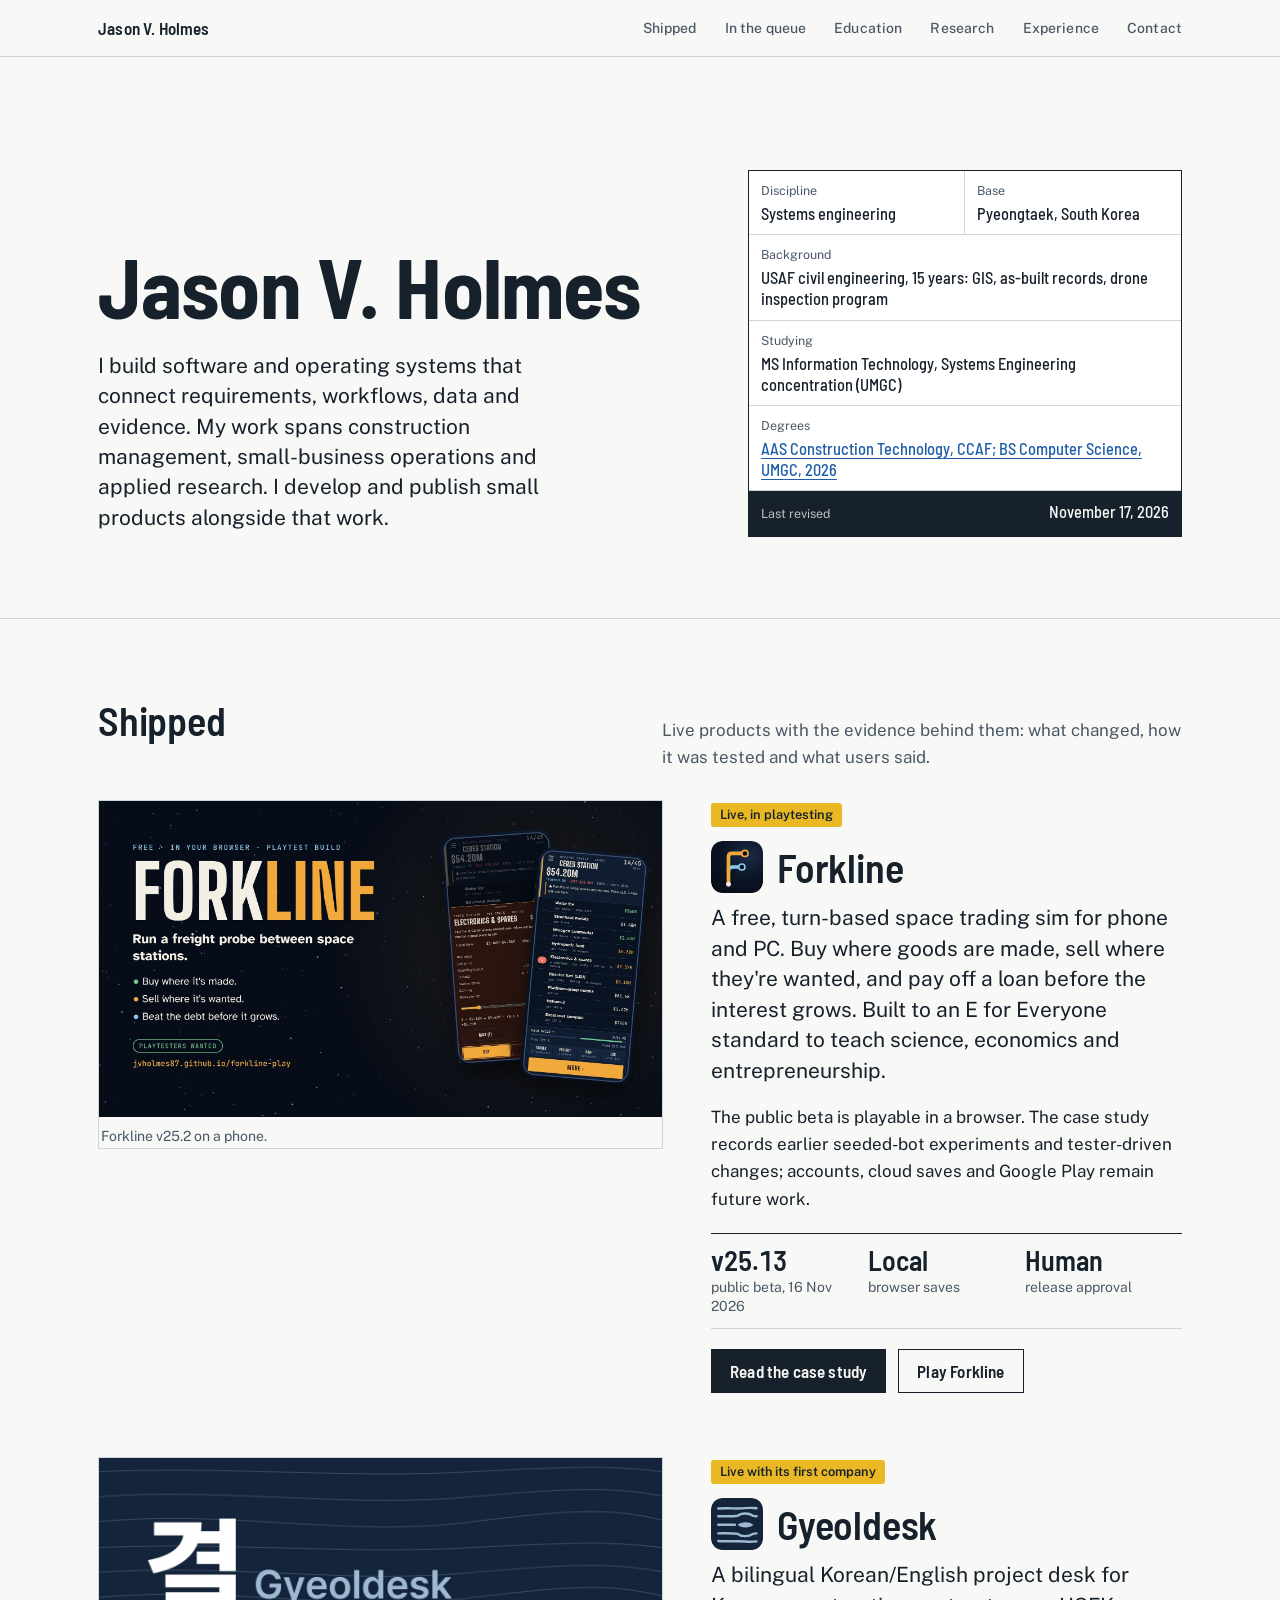
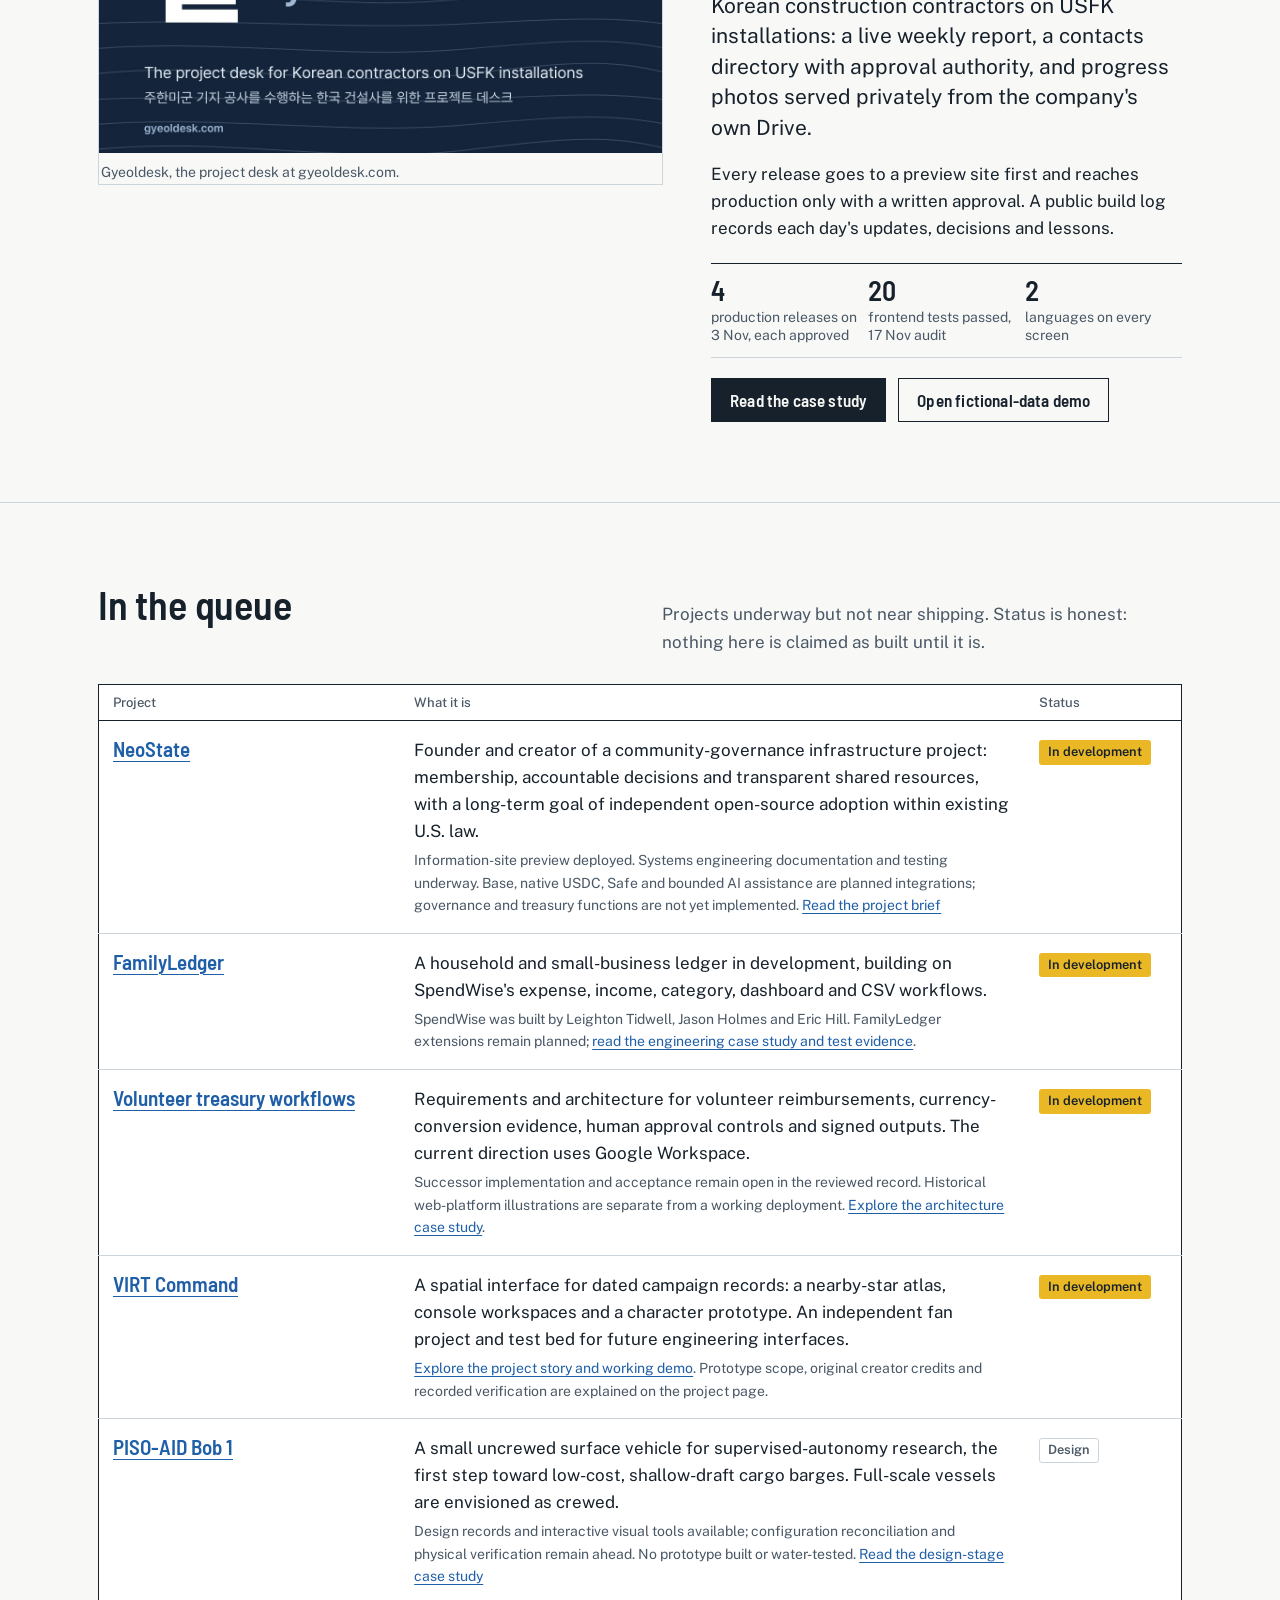
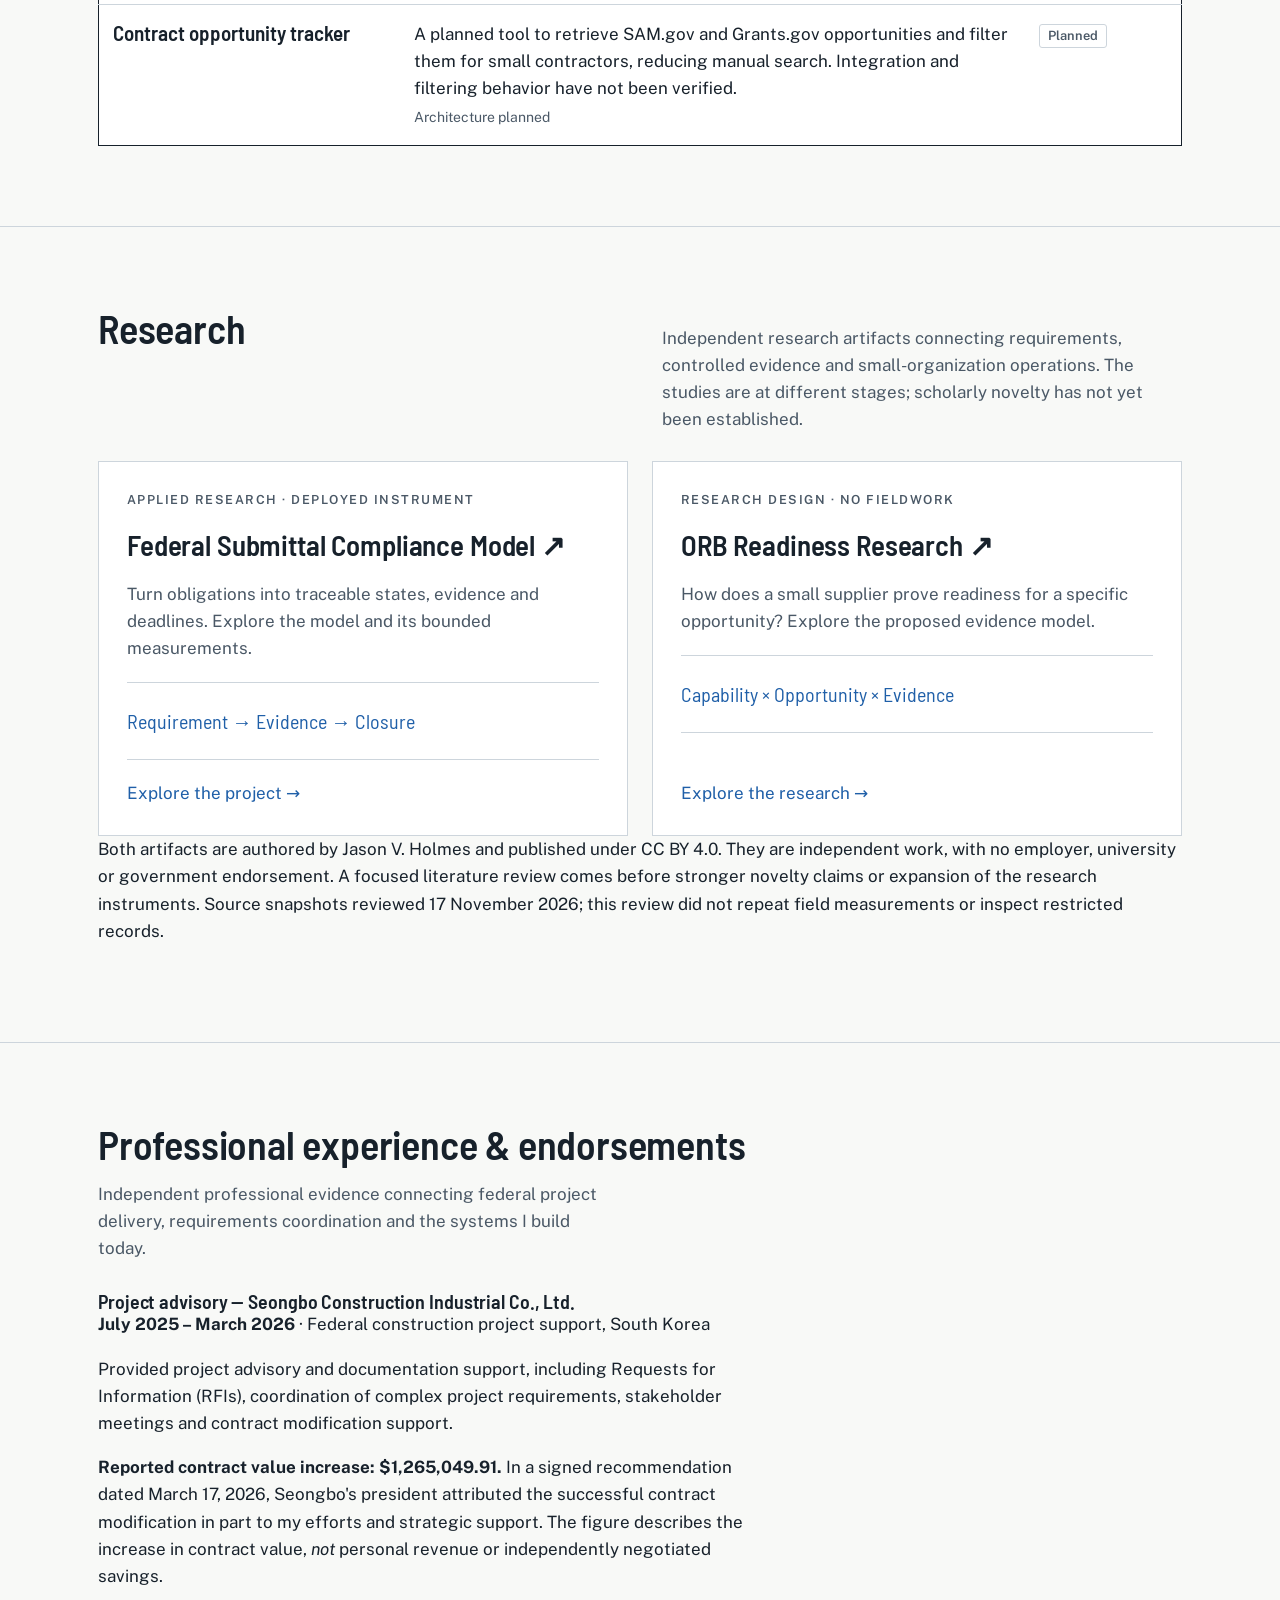
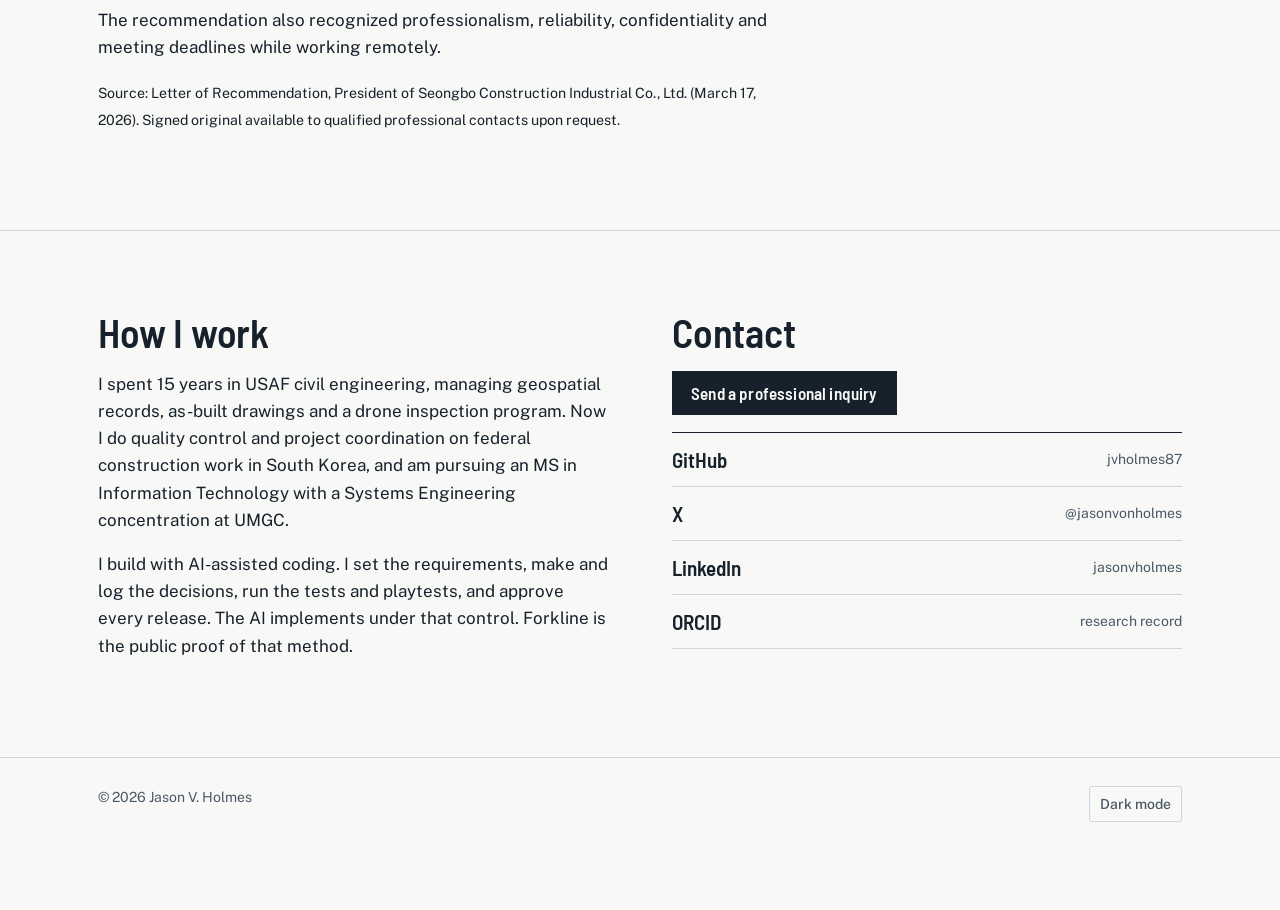
<file: index.html>
<!doctype html>
<html lang="en">
<head>
<script async src="https://caldera.social/t/1.js" integrity="sha384-UCnwKWu6Be2g87+ZI1+h367D6yOXEuXFQL2U2Z7PuSoH3oSCsu/cmZMbj4s70JlC" crossorigin="anonymous" data-site="eaac5b5e790b887f"></script>
<meta charset="utf-8">
<meta name="viewport" content="width=device-width, initial-scale=1">
<title>Jason V. Holmes</title>
<meta name="description" content="Systems engineer and USAF civil engineering veteran. I design AI-assisted operating systems for small federal contractors and ship small products to prove the method.">
<link rel="canonical" href="https://jasonvholmes.com/">
<meta property="og:type" content="website">
<meta property="og:site_name" content="Jason V. Holmes">
<meta property="og:url" content="https://jasonvholmes.com/">
<meta property="og:title" content="Jason V. Holmes | Systems Engineering, Software & Research">
<meta property="og:description" content="USAF civil engineering veteran and computer science graduate building software, systems engineering tools and applied research projects. Explore shipped work, technical evidence and current projects.">
<meta property="og:image" content="https://avatars.githubusercontent.com/u/147929460?v=4">
<meta property="og:image:alt" content="GitHub profile image of Jason V. Holmes">
<meta name="twitter:card" content="summary">
<meta name="twitter:creator" content="@jasonvonholmes">
<meta name="twitter:title" content="Jason V. Holmes | Systems Engineering, Software & Research">
<meta name="twitter:description" content="From Air Force civil engineering to AI-assisted software, systems engineering and applied research. Explore my work and technical portfolio.">
<meta name="twitter:image" content="https://avatars.githubusercontent.com/u/147929460?v=4">
<meta name="twitter:image:alt" content="GitHub profile image of Jason V. Holmes">
<link rel="preconnect" href="https://fonts.googleapis.com">
<link rel="preconnect" href="https://fonts.gstatic.com" crossorigin>
<link href="https://fonts.googleapis.com/css2?family=Barlow+Semi+Condensed:wght@500;600;700&family=Public+Sans:wght@400;500;600&display=swap" rel="stylesheet">
<link rel="stylesheet" href="css/site.css">
<link rel="stylesheet" href="css/project-stories.css">
<script src="js/theme.js"></script>
<script src="js/top.js" defer></script>
</head>
<body>
<a class="skip" href="#main">Skip to content</a>
<header class="bar">
  <div class="wrap">
    <a href="./">Jason V. Holmes</a>
    <nav aria-label="Sections">
      <a href="#shipped">Shipped</a>
      <a href="#queue">In the queue</a>
      <a href="education/">Education</a>
      <a href="#research">Research</a>
      <a href="#experience">Experience</a>
      <a href="contact/">Contact</a>
    </nav>
  </div>
</header>

<main id="main">
  <div class="wrap hero">
    <div>
      <h1>Jason V. Holmes</h1>
      <p class="lede">I build software and operating systems that connect requirements, workflows, data and evidence. My work spans construction management, small-business operations and applied research. I develop and publish small products alongside that work.</p>
    </div>
    <dl class="tb" aria-label="At a glance">
      <div><dt>Discipline</dt><dd>Systems engineering</dd></div>
      <div><dt>Base</dt><dd>Pyeongtaek, South Korea</dd></div>
      <div class="full"><dt>Background</dt><dd>USAF civil engineering, 15 years: GIS, as-built records, drone inspection program</dd></div>
      <div class="full"><dt>Studying</dt><dd>MS Information Technology, Systems Engineering concentration (UMGC)</dd></div>
      <div class="full"><dt>Degrees</dt><dd><a href="education/">AAS Construction Technology, CCAF; BS Computer Science, UMGC, 2026</a></dd></div>
      <div class="full sheet"><dt>Last revised</dt><dd>November 17, 2026</dd></div>
    </dl>
  </div>

  <section id="shipped">
    <div class="wrap">
      <div class="sec-head">
        <h2>Shipped</h2>
        <p>Live products with the evidence behind them: what changed, how it was tested and what users said.</p>
      </div>
      <div class="feature">
        <figure>
          <img src="assets/forkline/hero.jpg" width="2000" height="1125" alt="Forkline title card with two phone screenshots of the market screen during a Ceres shortage">
          <figcaption>Forkline v25.2 on a phone.</figcaption>
        </figure>
        <div>
          <span class="status">Live, in playtesting</span>
          <h3 class="titled"><img src="assets/forkline/icon.svg" width="52" height="52" alt="">Forkline</h3>
          <p class="what">A free, turn-based space trading sim for phone and PC. Buy where goods are made, sell where they're wanted, and pay off a loan before the interest grows. Built to an E for Everyone standard to teach science, economics and entrepreneurship.</p>
          <p>The public beta is playable in a browser. The case study records earlier seeded-bot experiments and tester-driven changes; accounts, cloud saves and Google Play remain future work.</p>
          <div class="facts">
            <div><b>v25.13</b><span>public beta, 16 Nov 2026</span></div>
            <div><b>Local</b><span>browser saves</span></div>
            <div><b>Human</b><span>release approval</span></div>
          </div>
          <div class="actions">
            <a class="btn primary" href="forkline/">Read the case study</a>
            <a class="btn" href="https://playforkline.com/">Play Forkline</a>
          </div>
        </div>
      </div>
      <div class="feature" style="margin-top:clamp(36px,5vw,64px)">
        <figure>
          <img src="assets/gyeoldesk/hero.jpg" width="1200" height="630" loading="lazy" alt="Gyeoldesk title card: the Korean character 결 and the word Gyeoldesk, with the line The project desk for Korean contractors on USFK installations">
          <figcaption>Gyeoldesk, the project desk at gyeoldesk.com.</figcaption>
        </figure>
        <div>
          <span class="status">Live with its first company</span>
          <h3 class="titled"><img src="assets/gyeoldesk/icon.svg" width="52" height="52" alt="">Gyeoldesk</h3>
          <p class="what">A bilingual Korean/English project desk for Korean construction contractors on USFK installations: a live weekly report, a contacts directory with approval authority, and progress photos served privately from the company's own Drive.</p>
          <p>Every release goes to a preview site first and reaches production only with a written approval. A public build log records each day's updates, decisions and lessons.</p>
          <div class="facts">
            <div><b>4</b><span>production releases on 3 Nov, each approved</span></div>
            <div><b>20</b><span>frontend tests passed, 17 Nov audit</span></div>
            <div><b>2</b><span>languages on every screen</span></div>
          </div>
          <div class="actions">
            <a class="btn primary" href="gyeoldesk/">Read the case study</a>
            <a class="btn" href="https://gyeoldesk.com/demo/">Open fictional-data demo</a>
          </div>
        </div>
      </div>
    </div>
  </section>

  <section id="queue">
    <div class="wrap">
      <div class="sec-head">
        <h2>In the queue</h2>
        <p>Projects underway but not near shipping. Status is honest: nothing here is claimed as built until it is.</p>
      </div>
      <table class="rev">
        <thead><tr><th scope="col">Project</th><th scope="col">What it is</th><th scope="col">Status</th></tr></thead>
        <tbody>
          <tr>
            <td class="name"><a href="neostate-project/">NeoState</a></td>
            <td class="desc">Founder and creator of a community-governance infrastructure project: membership, accountable decisions and transparent shared resources, with a long-term goal of independent open-source adoption within existing U.S. law.<small>Information-site preview deployed. Systems engineering documentation and testing underway. Base, native USDC, Safe and bounded AI assistance are planned integrations; governance and treasury functions are not yet implemented. <a href="neostate-project/">Read the project brief</a></small></td>
            <td><span class="status">In development</span></td>
          </tr>

          <tr>
            <td class="name"><a href="familyledger/">FamilyLedger</a></td>
            <td class="desc">A household and small-business ledger in development, building on SpendWise's expense, income, category, dashboard and CSV workflows.<small>SpendWise was built by Leighton Tidwell, Jason Holmes and Eric Hill. FamilyLedger extensions remain planned; <a href="familyledger/">read the engineering case study and test evidence</a>.</small></td>
            <td><span class="status">In development</span></td>
          </tr>
          <tr>
            <td class="name"><a href="treasury/">Volunteer treasury workflows</a></td>
            <td class="desc">Requirements and architecture for volunteer reimbursements, currency-conversion evidence, human approval controls and signed outputs. The current direction uses Google Workspace.<small>Successor implementation and acceptance remain open in the reviewed record. Historical web-platform illustrations are separate from a working deployment. <a href="treasury/">Explore the architecture case study</a>.</small></td>
            <td><span class="status">In development</span></td>
          </tr>
          <tr>
            <td class="name"><a href="virt/">VIRT Command</a></td>
            <td class="desc">A spatial interface for dated campaign records: a nearby-star atlas, console workspaces and a character prototype. An independent fan project and test bed for future engineering interfaces.<small><a href="virt/">Explore the project story and working demo</a>. Prototype scope, original creator credits and recorded verification are explained on the project page.</small></td>
            <td><span class="status">In development</span></td>
          </tr>
          <tr>
            <td class="name"><a href="bob1/">PISO-AID Bob 1</a></td>
            <td class="desc">A small uncrewed surface vehicle for supervised-autonomy research, the first step toward low-cost, shallow-draft cargo barges. Full-scale vessels are envisioned as crewed.<small>Design records and interactive visual tools available; configuration reconciliation and physical verification remain ahead. No prototype built or water-tested. <a href="bob1/">Read the design-stage case study</a></small></td>
            <td><span class="status plain">Design</span></td>
          </tr>
          <tr>
            <td class="name">Contract opportunity tracker</td>
            <td class="desc">A planned tool to retrieve SAM.gov and Grants.gov opportunities and filter them for small contractors, reducing manual search. Integration and filtering behavior have not been verified.<small>Architecture planned</small></td>
            <td><span class="status plain">Planned</span></td>
          </tr>
        </tbody>
      </table>
    </div>
  </section>

  <section id="research">
    <div class="wrap">
      <div class="sec-head">
        <h2>Research</h2>
        <p>Independent research artifacts connecting requirements, controlled evidence and small-organization operations. The studies are at different stages; scholarly novelty has not yet been established.</p>
      </div>
      <div class="research-projects">
        <a class="research-project" href="federal-submittal/"><span class="project-kicker">Applied research · Deployed instrument</span><h3>Federal Submittal Compliance Model <span aria-hidden="true">↗</span></h3><p>Turn obligations into traceable states, evidence and deadlines. Explore the model and its bounded measurements.</p><span class="project-preview" aria-hidden="true">Requirement → Evidence → Closure</span><span>Explore the project →</span></a>
        <a class="research-project" href="orb-readiness/"><span class="project-kicker">Research design · No fieldwork</span><h3>ORB Readiness Research <span aria-hidden="true">↗</span></h3><p>How does a small supplier prove readiness for a specific opportunity? Explore the proposed evidence model.</p><span class="project-preview" aria-hidden="true">Capability × Opportunity × Evidence</span><span>Explore the research →</span></a>
      </div>
      <p>Both artifacts are authored by Jason V. Holmes and published under CC BY 4.0. They are independent work, with no employer, university or government endorsement. A focused literature review comes before stronger novelty claims or expansion of the research instruments. Source snapshots reviewed 17 November 2026; this review did not repeat field measurements or inspect restricted records.</p>
    </div>
  </section>

  <section id="experience">
    <div class="wrap">
      <div class="sec-head">
        <h2>Professional experience &amp; endorsements</h2>
        <p>Independent professional evidence connecting federal project delivery, requirements coordination and the systems I build today.</p>
      </div>
      <div class="prose">
        <h3>Project advisory — Seongbo Construction Industrial Co., Ltd.</h3>
        <p><strong>July 2025 – March 2026</strong> · Federal construction project support, South Korea</p>
        <p>Provided project advisory and documentation support, including Requests for Information (RFIs), coordination of complex project requirements, stakeholder meetings and contract modification support.</p>
        <p><strong>Reported contract value increase: $1,265,049.91.</strong> In a signed recommendation dated March 17, 2026, Seongbo's president attributed the successful contract modification in part to my efforts and strategic support. The figure describes the increase in contract value, <em>not</em> personal revenue or independently negotiated savings.</p>
        <p>The recommendation also recognized professionalism, reliability, confidentiality and meeting deadlines while working remotely.</p>
        <p><small>Source: Letter of Recommendation, President of Seongbo Construction Industrial Co., Ltd. (March 17, 2026). Signed original available to qualified professional contacts upon request.</small></p>
      </div>
    </div>
  </section>

  <section id="contact">
    <div class="wrap two">
      <div class="prose">
        <h2>How I work</h2>
        <p>I spent 15 years in USAF civil engineering, managing geospatial records, as-built drawings and a drone inspection program. Now I do quality control and project coordination on federal construction work in South Korea, and am pursuing an MS in Information Technology with a Systems Engineering concentration at UMGC.</p>
        <p>I build with AI-assisted coding. I set the requirements, make and log the decisions, run the tests and playtests, and approve every release. The AI implements under that control. Forkline is the public proof of that method.</p>
      </div>
      <div>
        <h2 class="visually-h" style="font-size:var(--step-3);margin-bottom:18px">Contact</h2>
        <p><a class="btn primary" href="contact/">Send a professional inquiry</a></p>
        <ul class="links">
          <li><a href="https://github.com/jvholmes87">GitHub <span>jvholmes87</span></a></li>
          <li><a href="https://x.com/jasonvonholmes">X <span>@jasonvonholmes</span></a></li>
          <li><a href="https://www.linkedin.com/in/jasonvholmes/">LinkedIn <span>jasonvholmes</span></a></li>
          <li><a href="https://orcid.org/0009-0007-2898-8478">ORCID <span>research record</span></a></li>
        </ul>
      </div>
    </div>
  </section>
</main>

<footer>
  <div class="wrap">
    <span>© 2026 Jason V. Holmes</span>
    <button class="theme-btn" type="button">Dark mode</button>
  </div>
</footer>
</body>
</html>
</file>
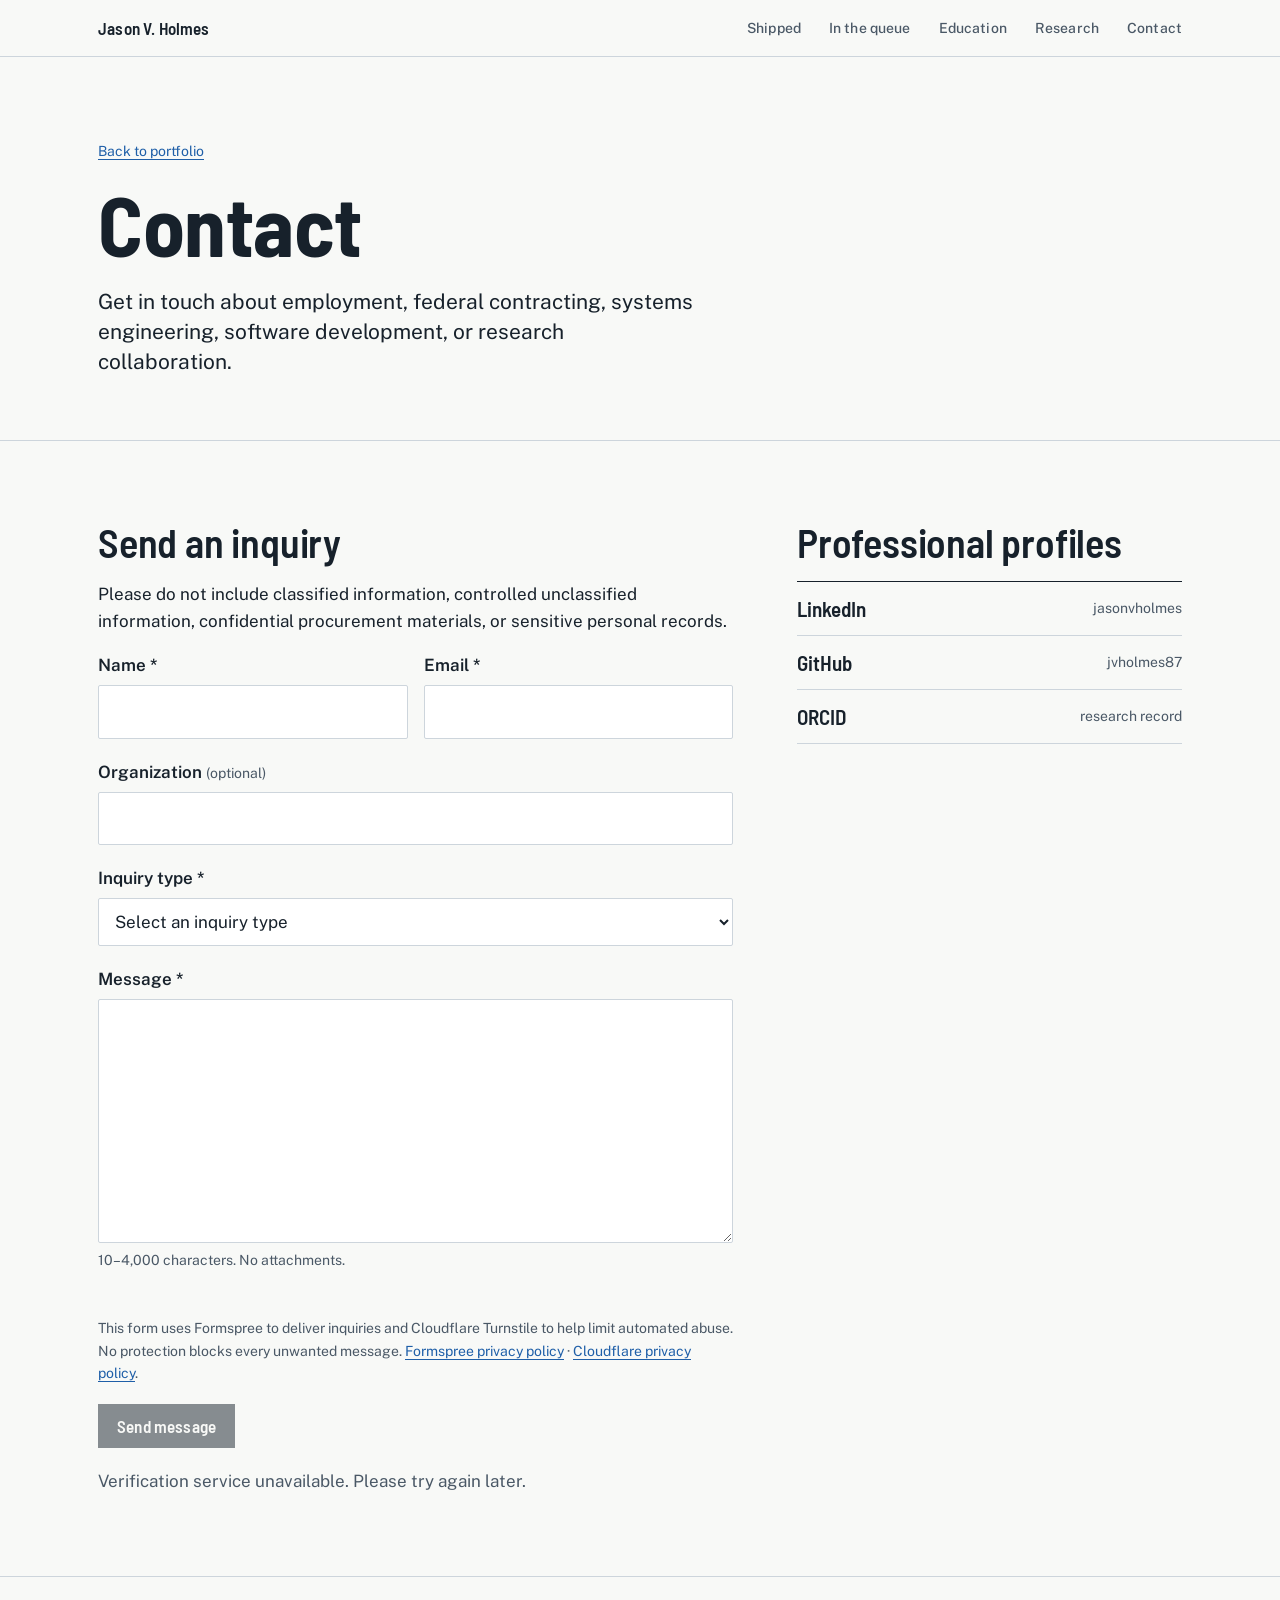
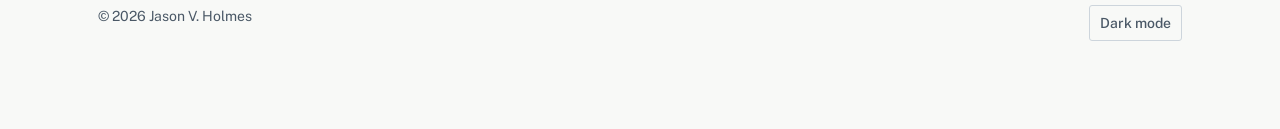
<file: contact/index.html>
<!doctype html>
<html lang="en">
<head>
<script async src="https://caldera.social/t/1.js" integrity="sha384-UCnwKWu6Be2g87+ZI1+h367D6yOXEuXFQL2U2Z7PuSoH3oSCsu/cmZMbj4s70JlC" crossorigin="anonymous" data-site="eaac5b5e790b887f"></script>
<meta charset="utf-8">
<meta name="viewport" content="width=device-width, initial-scale=1">
<title>Contact | Jason V. Holmes</title>
<link rel="canonical" href="https://jasonvholmes.com/contact/">
<meta property="og:type" content="website">
<meta property="og:site_name" content="Jason V. Holmes">
<meta property="og:url" content="https://jasonvholmes.com/contact/">
<meta property="og:title" content="Contact | Jason V. Holmes">
<meta property="og:description" content="Contact Jason V. Holmes about systems engineering, software development, federal contracting and research collaboration.">
<meta property="og:image" content="https://avatars.githubusercontent.com/u/147929460?v=4">
<meta property="og:image:alt" content="GitHub profile image of Jason V. Holmes">
<meta name="twitter:card" content="summary">
<meta name="twitter:creator" content="@jasonvonholmes">
<meta name="twitter:title" content="Contact | Jason V. Holmes">
<meta name="twitter:description" content="Contact Jason V. Holmes about systems engineering, software development, federal contracting and research collaboration.">
<meta name="twitter:image" content="https://avatars.githubusercontent.com/u/147929460?v=4">
<meta name="twitter:image:alt" content="GitHub profile image of Jason V. Holmes">
<meta name="description" content="Contact Jason V. Holmes about systems engineering, software development, federal contracting and research collaboration.">
<link rel="preconnect" href="https://fonts.googleapis.com">
<link rel="preconnect" href="https://fonts.gstatic.com" crossorigin>
<link href="https://fonts.googleapis.com/css2?family=Barlow+Semi+Condensed:wght@500;600;700&family=Public+Sans:wght@400;500;600&display=swap" rel="stylesheet">
<link rel="stylesheet" href="../css/site.css">
<script src="../js/theme.js"></script>
<script src="../js/top.js" defer></script>
<script src="config.js" defer></script>
<script src="form.js" defer></script>
</head>
<body>
<a class="skip" href="#main">Skip to content</a>
<header class="bar">
  <div class="wrap">
    <a href="../">Jason V. Holmes</a>
    <nav aria-label="Site">
      <a href="../#shipped">Shipped</a>
      <a href="../#queue">In the queue</a>
      <a href="../education/">Education</a>
      <a href="../#research">Research</a>
      <a href="./" aria-current="page">Contact</a>
    </nav>
  </div>
</header>
<main id="main">
  <div class="wrap cs-hero">
    <a class="crumb" href="../">Back to portfolio</a>
    <h1>Contact</h1>
    <p class="lede">Get in touch about employment, federal contracting, systems engineering, software development, or research collaboration.</p>
  </div>
  <section>
    <div class="wrap contact-layout">
      <div>
        <h2>Send an inquiry</h2>
        <p>Please do not include classified information, controlled unclassified information, confidential procurement materials, or sensitive personal records.</p>
        <form id="professional-contact" class="contact-form" method="POST" novalidate>
          <div class="contact-grid">
            <div>
              <label for="contact-name">Name <span aria-hidden="true">*</span></label>
              <input id="contact-name" name="name" type="text" autocomplete="name" maxlength="120" required>
            </div>
            <div>
              <label for="contact-email">Email <span aria-hidden="true">*</span></label>
              <input id="contact-email" name="email" type="email" autocomplete="email" maxlength="254" required>
            </div>
          </div>
          <div>
            <label for="contact-org">Organization <span class="optional">(optional)</span></label>
            <input id="contact-org" name="organization" type="text" autocomplete="organization" maxlength="150">
          </div>
          <div>
            <label for="contact-type">Inquiry type <span aria-hidden="true">*</span></label>
            <select id="contact-type" name="inquiry_type" required>
              <option value="">Select an inquiry type</option>
              <option value="Employment opportunity">Employment opportunity</option>
              <option value="Federal contracting">Federal contracting</option>
              <option value="Research collaboration">Research collaboration</option>
              <option value="General">General</option>
            </select>
          </div>
          <div>
            <label for="contact-message">Message <span aria-hidden="true">*</span></label>
            <textarea id="contact-message" name="message" rows="8" minlength="10" maxlength="4000" required></textarea>
            <p class="field-note">10–4,000 characters. No attachments.</p>
          </div>
          <div class="contact-honeypot" aria-hidden="true"><label for="contact-company-url">Leave this field blank</label><input id="contact-company-url" type="text" name="_gotcha" tabindex="-1" autocomplete="off"></div>
          <div id="turnstile-container" aria-label="Automated submission protection"></div>
          <p class="field-note">This form uses Formspree to deliver inquiries and Cloudflare Turnstile to help limit automated abuse. No protection blocks every unwanted message. <a href="https://formspree.io/legal/privacy-policy/">Formspree privacy policy</a> · <a href="https://www.cloudflare.com/privacypolicy/">Cloudflare privacy policy</a>.</p>
          <button class="btn primary" type="submit" id="contact-submit" disabled>Send message</button>
          <p id="contact-status" role="status" aria-live="polite">Contact form activation is pending.</p>
        </form>
      </div>
      <aside class="contact-aside">
        <h2>Professional profiles</h2>
        <ul class="links">
          <li><a href="https://www.linkedin.com/in/jasonvholmes/">LinkedIn <span>jasonvholmes</span></a></li>
          <li><a href="https://github.com/jvholmes87">GitHub <span>jvholmes87</span></a></li>
          <li><a href="https://orcid.org/0009-0007-2898-8478">ORCID <span>research record</span></a></li>
        </ul>
      </aside>
    </div>
  </section>
</main>
<footer><div class="wrap"><span>© 2026 Jason V. Holmes</span><button class="theme-btn" type="button">Dark mode</button></div></footer>
</body>
</html>
</file>
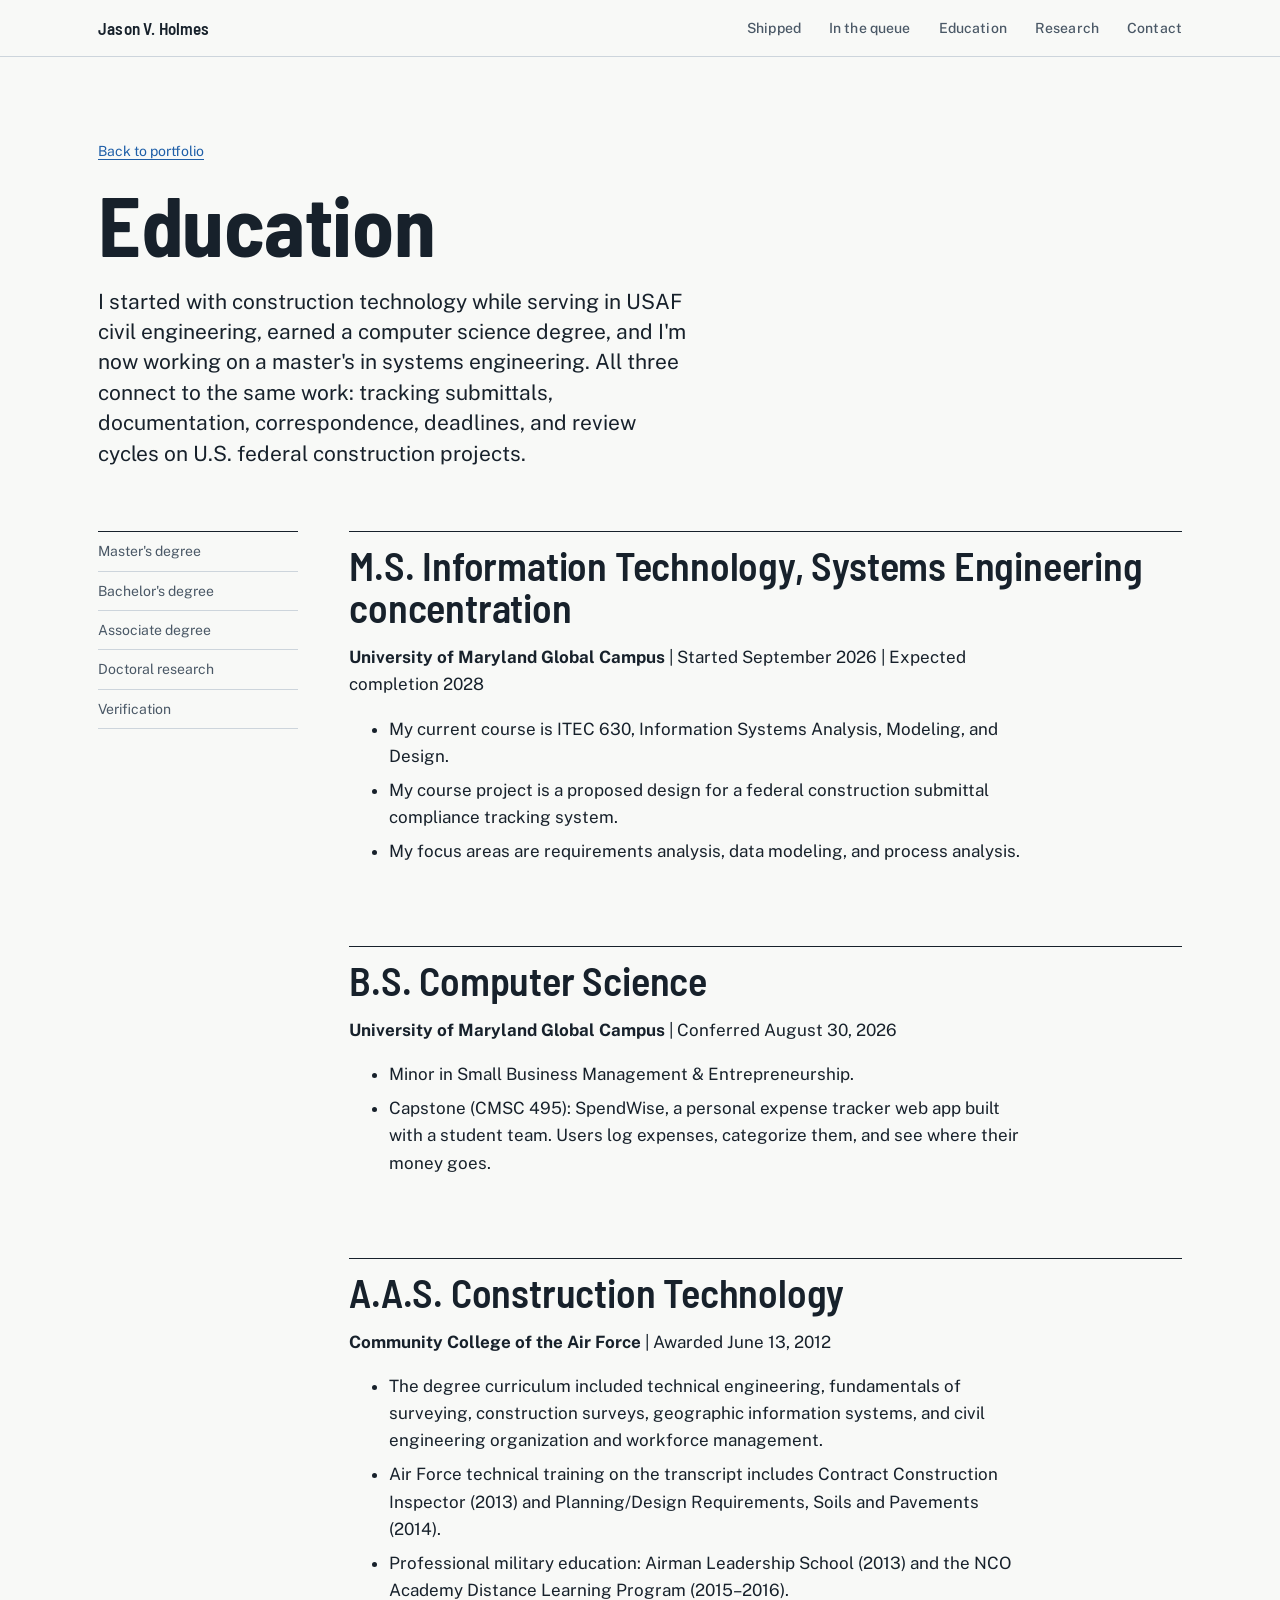
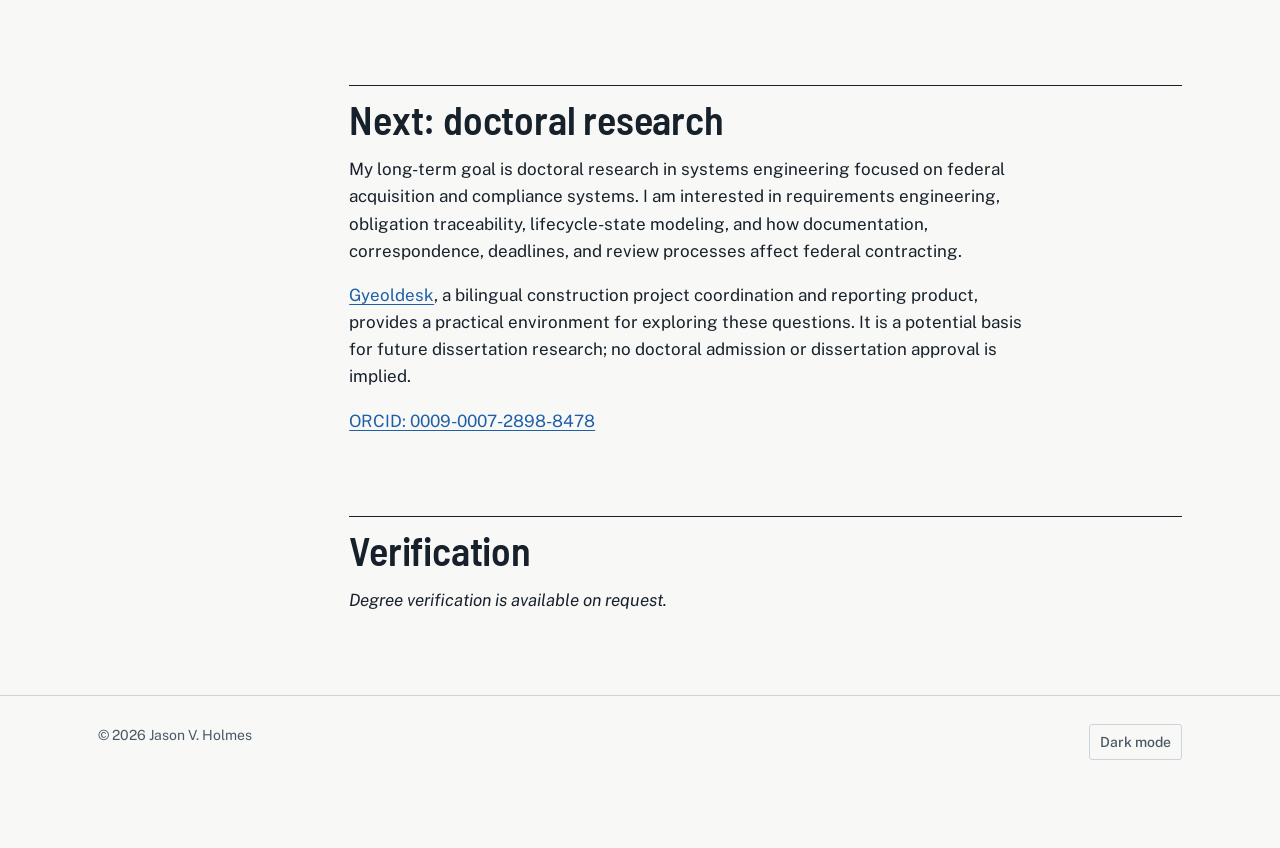
<file: education/index.html>
<!doctype html>
<html lang="en">
<head>
<script async src="https://caldera.social/t/1.js" integrity="sha384-UCnwKWu6Be2g87+ZI1+h367D6yOXEuXFQL2U2Z7PuSoH3oSCsu/cmZMbj4s70JlC" crossorigin="anonymous" data-site="eaac5b5e790b887f"></script>
<meta charset="utf-8">
<meta name="viewport" content="width=device-width, initial-scale=1">
<title>Education | Jason V. Holmes</title>
<link rel="canonical" href="https://jasonvholmes.com/education/">
<meta property="og:type" content="website">
<meta property="og:site_name" content="Jason V. Holmes">
<meta property="og:url" content="https://jasonvholmes.com/education/">
<meta property="og:title" content="Education | Jason V. Holmes">
<meta property="og:description" content="Education and training of Jason V. Holmes: M.S. Information Technology (Systems Engineering concentration) in progress, B.S. Computer Science, and A.A.S. Construction Technology.">
<meta property="og:image" content="https://avatars.githubusercontent.com/u/147929460?v=4">
<meta property="og:image:alt" content="GitHub profile image of Jason V. Holmes">
<meta name="twitter:card" content="summary">
<meta name="twitter:creator" content="@jasonvonholmes">
<meta name="twitter:title" content="Education | Jason V. Holmes">
<meta name="twitter:description" content="Education and training of Jason V. Holmes: M.S. Information Technology (Systems Engineering concentration) in progress, B.S. Computer Science, and A.A.S. Construction Technology.">
<meta name="twitter:image" content="https://avatars.githubusercontent.com/u/147929460?v=4">
<meta name="twitter:image:alt" content="GitHub profile image of Jason V. Holmes">
<meta name="description" content="Education and training of Jason V. Holmes: M.S. Information Technology (Systems Engineering concentration) in progress, B.S. Computer Science, and A.A.S. Construction Technology.">
<link rel="preconnect" href="https://fonts.googleapis.com">
<link rel="preconnect" href="https://fonts.gstatic.com" crossorigin>
<link href="https://fonts.googleapis.com/css2?family=Barlow+Semi+Condensed:wght@500;600;700&family=Public+Sans:wght@400;500;600&display=swap" rel="stylesheet">
<link rel="stylesheet" href="../css/site.css">
<script src="../js/theme.js"></script>
<script src="../js/top.js" defer></script>
</head>
<body>
<a class="skip" href="#main">Skip to content</a>
<header class="bar">
  <div class="wrap">
    <a href="../">Jason V. Holmes</a>
    <nav aria-label="Site">
      <a href="../#shipped">Shipped</a>
      <a href="../#queue">In the queue</a>
      <a href="./" aria-current="page">Education</a>
      <a href="../#research">Research</a>
      <a href="../#contact">Contact</a>
    </nav>
  </div>
</header>
<main id="main">
  <div class="wrap cs-hero">
    <a class="crumb" href="../">Back to portfolio</a>
    <h1>Education</h1>
    <p class="lede">I started with construction technology while serving in USAF civil engineering, earned a computer science degree, and I'm now working on a master's in systems engineering. All three connect to the same work: tracking submittals, documentation, correspondence, deadlines, and review cycles on U.S. federal construction projects.</p>
  </div>
  <div class="wrap cs">
    <aside aria-label="On this page">
      <ol>
        <li><a href="#masters">Master's degree</a></li>
        <li><a href="#bachelors">Bachelor's degree</a></li>
        <li><a href="#associates">Associate degree</a></li>
        <li><a href="#research-next">Doctoral research</a></li>
        <li><a href="#verification">Verification</a></li>
      </ol>
    </aside>
    <article>
      <section id="masters">
        <h2>M.S. Information Technology, Systems Engineering concentration</h2>
        <p><strong>University of Maryland Global Campus</strong> | Started September 2026 | Expected completion 2028</p>
        <ul>
          <li>My current course is ITEC 630, Information Systems Analysis, Modeling, and Design.</li>
          <li>My course project is a proposed design for a federal construction submittal compliance tracking system.</li>
          <li>My focus areas are requirements analysis, data modeling, and process analysis.</li>
        </ul>
      </section>
      <section id="bachelors">
        <h2>B.S. Computer Science</h2>
        <p><strong>University of Maryland Global Campus</strong> | Conferred August 30, 2026</p>
        <ul>
          <li>Minor in Small Business Management &amp; Entrepreneurship.</li>
          <li>Capstone (CMSC 495): SpendWise, a personal expense tracker web app built with a student team. Users log expenses, categorize them, and see where their money goes.</li>
        </ul>
      </section>
      <section id="associates">
        <h2>A.A.S. Construction Technology</h2>
        <p><strong>Community College of the Air Force</strong> | Awarded June 13, 2012</p>
        <ul>
          <li>The degree curriculum included technical engineering, fundamentals of surveying, construction surveys, geographic information systems, and civil engineering organization and workforce management.</li>
          <li>Air Force technical training on the transcript includes Contract Construction Inspector (2013) and Planning/Design Requirements, Soils and Pavements (2014).</li>
          <li>Professional military education: Airman Leadership School (2013) and the NCO Academy Distance Learning Program (2015–2016).</li>
        </ul>
      </section>
      <section id="research-next">
        <h2>Next: doctoral research</h2>
        <p>My long-term goal is doctoral research in systems engineering focused on federal acquisition and compliance systems. I am interested in requirements engineering, obligation traceability, lifecycle-state modeling, and how documentation, correspondence, deadlines, and review processes affect federal contracting.</p>
        <p><a href="https://gyeoldesk.com/">Gyeoldesk</a>, a bilingual construction project coordination and reporting product, provides a practical environment for exploring these questions. It is a potential basis for future dissertation research; no doctoral admission or dissertation approval is implied.</p>
        <p><a href="https://orcid.org/0009-0007-2898-8478">ORCID: 0009-0007-2898-8478</a></p>
      </section>
      <section id="verification">
        <h2>Verification</h2>
        <p><em>Degree verification is available on request.</em></p>
      </section>
    </article>
  </div>
</main>
<footer>
  <div class="wrap">
    <span>© 2026 Jason V. Holmes</span>
    <button class="theme-btn" type="button">Dark mode</button>
  </div>
</footer>
</body>
</html>
</file>
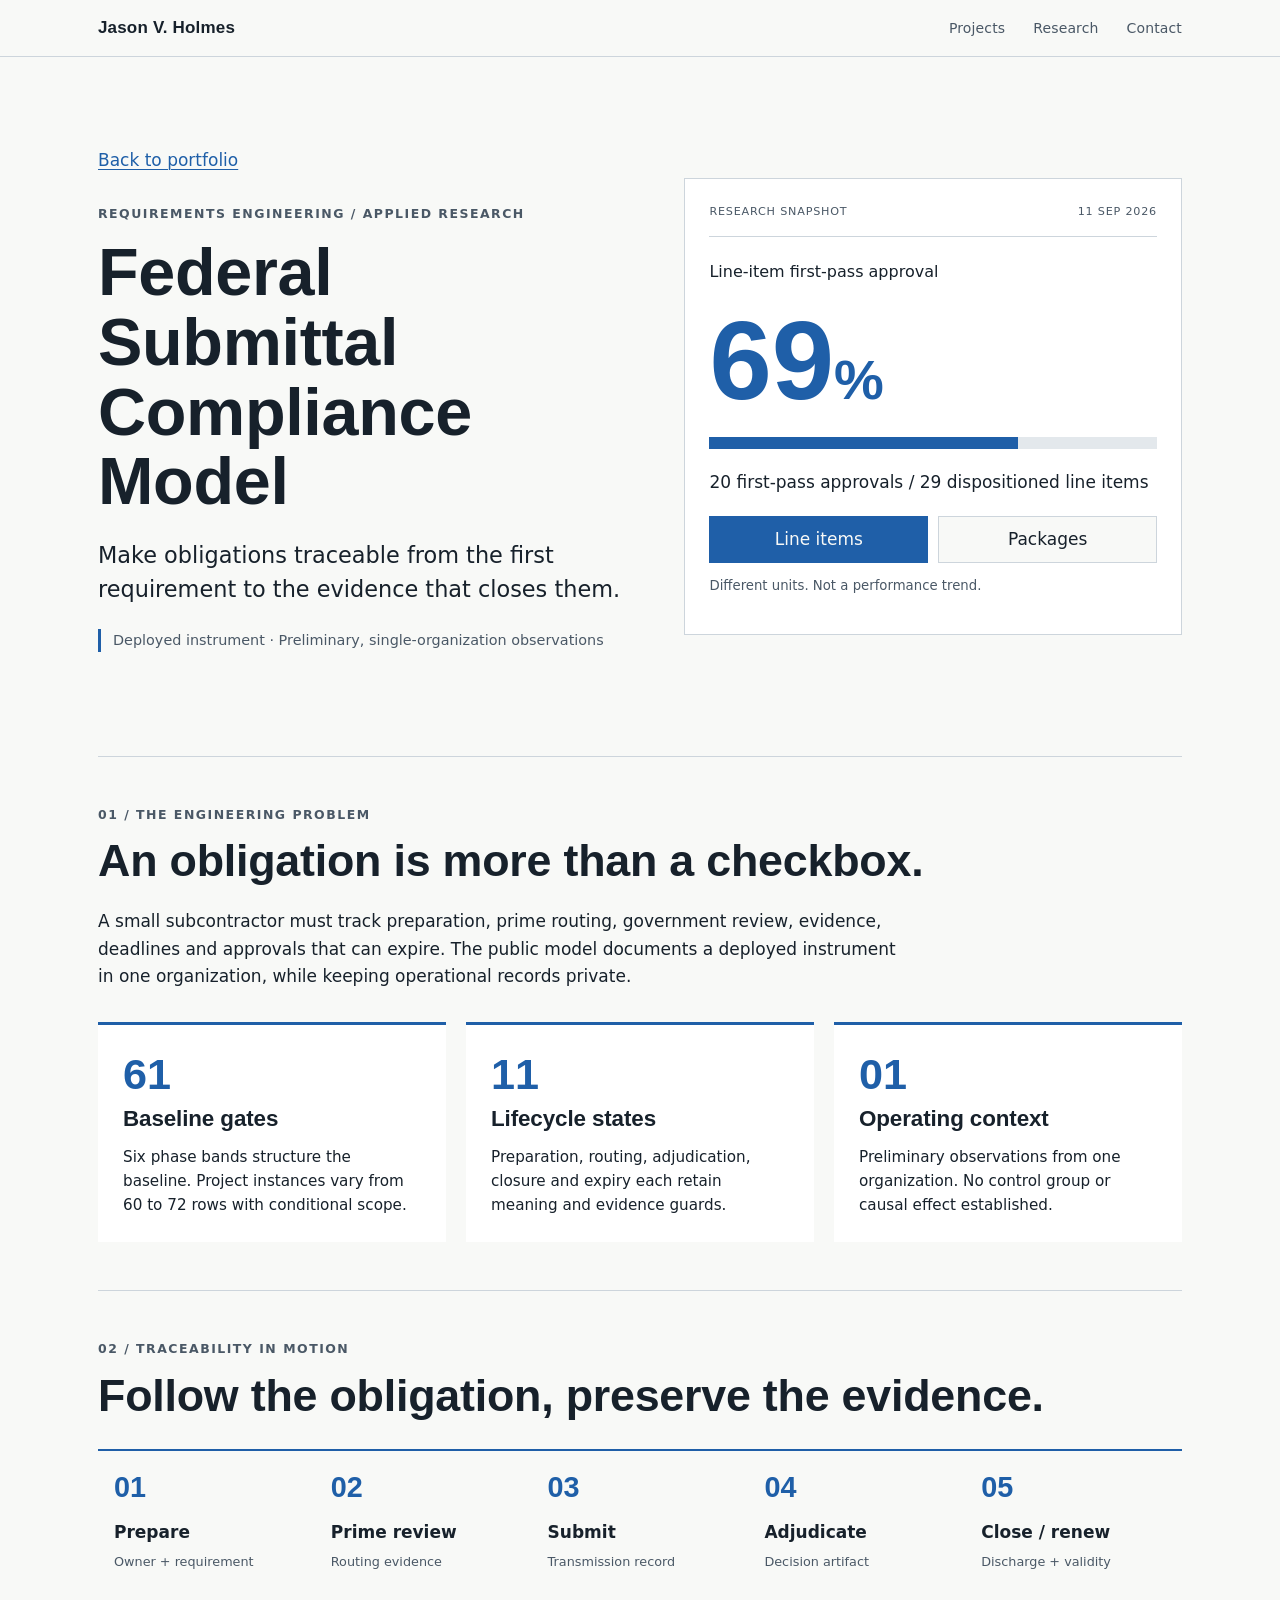
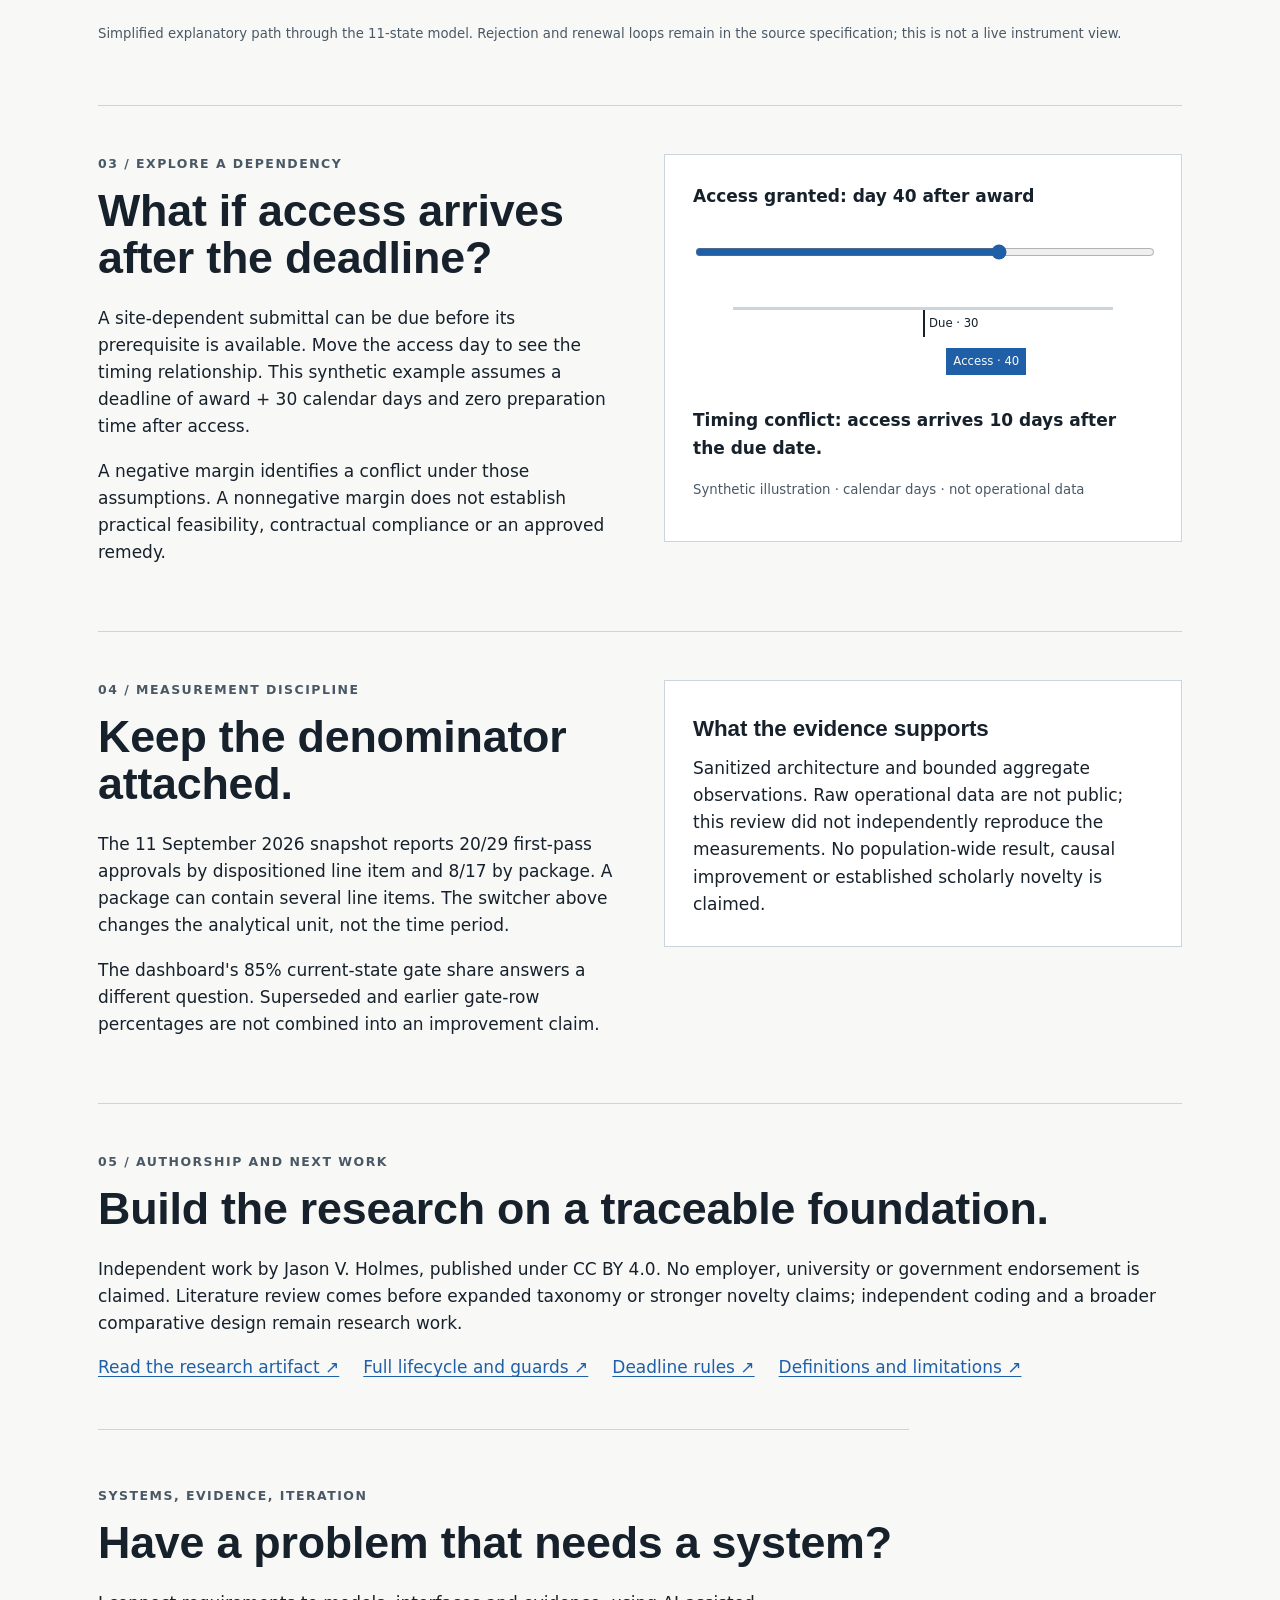
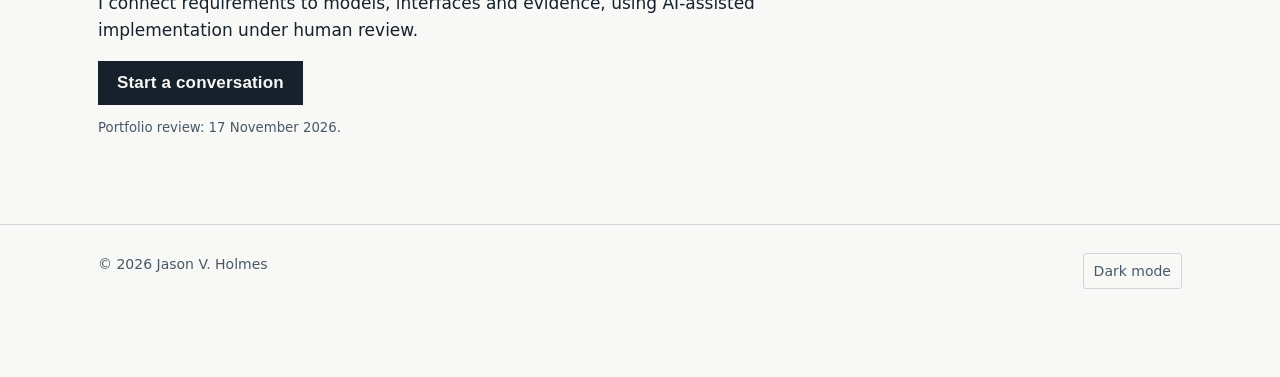
<file: federal-submittal/index.html>
<!doctype html>
<html lang="en"><head><meta charset="utf-8"><meta name="viewport" content="width=device-width, initial-scale=1">
<title>Federal Submittal Compliance Model | Jason V. Holmes</title><meta name="description" content="A deployed obligation-tracking architecture, bounded research observations and interactive explanations of metric units and timing dependencies.">
<link rel="canonical" href="https://jasonvholmes.com/federal-submittal/">
<meta property="og:type" content="website"><meta property="og:site_name" content="Jason V. Holmes"><meta property="og:url" content="https://jasonvholmes.com/federal-submittal/"><meta property="og:title" content="Federal Submittal Compliance Model | Jason V. Holmes"><meta property="og:description" content="A deployed obligation-tracking architecture, bounded research observations and interactive explanations of metric units and timing dependencies."><meta property="og:image" content="https://avatars.githubusercontent.com/u/147929460?v=4"><meta property="og:image:alt" content="Jason V. Holmes profile image">
<meta name="twitter:card" content="summary"><meta name="twitter:creator" content="@jasonvonholmes"><meta name="twitter:title" content="Federal Submittal Compliance Model | Jason V. Holmes"><meta name="twitter:description" content="A deployed obligation-tracking architecture, bounded research observations and interactive explanations of metric units and timing dependencies."><meta name="twitter:image" content="https://avatars.githubusercontent.com/u/147929460?v=4"><meta name="twitter:image:alt" content="Jason V. Holmes profile image">
<link rel="stylesheet" href="../css/site.css"><link rel="stylesheet" href="../css/project-stories.css"><script src="../js/theme.js"></script><script src="../js/top.js" defer></script><script src="../js/project-stories.js" defer></script></head>
<body><a class="skip" href="#main">Skip to content</a><header class="bar"><div class="wrap"><a href="../">Jason V. Holmes</a><nav aria-label="Site"><a href="../#queue">Projects</a><a href="../#research">Research</a><a href="../contact/">Contact</a></nav></div></header>
<main id="main" class="story"><div class="wrap"><div class="story-hero"><div><a class="crumb" href="../">Back to portfolio</a><p class="eyebrow">Requirements engineering / applied research</p><h1>Federal Submittal Compliance Model</h1><p class="lede">Make obligations traceable from the first requirement to the evidence that closes them.</p><p class="story-status">Deployed instrument · Preliminary, single-organization observations</p></div><div class="visual metric-panel"><div class="visual-top"><span>Research snapshot</span><span>11 Sep 2026</span></div><p class="metric-label" id="metric-label">Line-item first-pass approval</p><p class="big-number" id="metric-value">69<span>%</span></p><div class="meter" aria-hidden="true"><span id="metric-bar" style="width:68.9655%"></span></div><p id="metric-detail">20 first-pass approvals / 29 dispositioned line items</p><div class="segmented" role="group" aria-label="Approval measurement unit"><button type="button" data-metric="line" aria-pressed="true" disabled>Line items</button><button type="button" data-metric="package" aria-pressed="false" disabled>Packages</button></div><p class="fine">Different units. Not a performance trend.</p><p class="sr-only" id="metric-live" aria-live="polite"></p></div></div><section class="story-section"><p class="eyebrow">01 / the engineering problem</p><h2>An obligation is more than a checkbox.</h2><p class="section-intro">A small subcontractor must track preparation, prime routing, government review, evidence, deadlines and approvals that can expire. The public model documents a deployed instrument in one organization, while keeping operational records private.</p><div class="story-cards"><article><span>61</span><h3>Baseline gates</h3><p>Six phase bands structure the baseline. Project instances vary from 60 to 72 rows with conditional scope.</p></article><article><span>11</span><h3>Lifecycle states</h3><p>Preparation, routing, adjudication, closure and expiry each retain meaning and evidence guards.</p></article><article><span>01</span><h3>Operating context</h3><p>Preliminary observations from one organization. No control group or causal effect established.</p></article></div></section>
<section class="story-section"><p class="eyebrow">02 / traceability in motion</p><h2>Follow the obligation, preserve the evidence.</h2><ol class="process-rail"><li><b>Prepare</b><span>Owner + requirement</span></li><li><b>Prime review</b><span>Routing evidence</span></li><li><b>Submit</b><span>Transmission record</span></li><li><b>Adjudicate</b><span>Decision artifact</span></li><li><b>Close / renew</b><span>Discharge + validity</span></li></ol><p class="fine">Simplified explanatory path through the 11-state model. Rejection and renewal loops remain in the source specification; this is not a live instrument view.</p></section>
<section class="story-section split"><div><p class="eyebrow">03 / explore a dependency</p><h2>What if access arrives after the deadline?</h2><p>A site-dependent submittal can be due before its prerequisite is available. Move the access day to see the timing relationship. This synthetic example assumes a deadline of award + 30 calendar days and zero preparation time after access.</p><p>A negative margin identifies a conflict under those assumptions. A nonnegative margin does not establish practical feasibility, contractual compliance or an approved remedy.</p></div><div class="interactive-box"><label for="access-day">Access granted: day <output id="access-value">40</output> after award</label><input id="access-day" type="range" min="0" max="60" value="40" disabled><div class="deadline-track" aria-hidden="true"><span class="deadline-marker">Due · 30</span><span id="access-marker" class="access-marker" style="left:66.666%">Access · 40</span></div><p id="deadline-result" role="status">Timing conflict: access arrives 10 days after the due date.</p><p class="fine">Synthetic illustration · calendar days · not operational data</p></div></section>
<section class="story-section split"><div><p class="eyebrow">04 / measurement discipline</p><h2>Keep the denominator attached.</h2><p>The 11 September 2026 snapshot reports 20/29 first-pass approvals by dispositioned line item and 8/17 by package. A package can contain several line items. The switcher above changes the analytical unit, not the time period.</p><p>The dashboard's 85% current-state gate share answers a different question. Superseded and earlier gate-row percentages are not combined into an improvement claim.</p></div><div class="boundary"><h3>What the evidence supports</h3><p>Sanitized architecture and bounded aggregate observations. Raw operational data are not public; this review did not independently reproduce the measurements. No population-wide result, causal improvement or established scholarly novelty is claimed.</p></div></section>
<section class="story-section"><p class="eyebrow">05 / authorship and next work</p><h2>Build the research on a traceable foundation.</h2><p>Independent work by Jason V. Holmes, published under CC BY 4.0. No employer, university or government endorsement is claimed. Literature review comes before expanded taxonomy or stronger novelty claims; independent coding and a broader comparative design remain research work.</p><div class="source-links"><a href="https://github.com/jvholmes87/federal-submittal-compliance-model/blob/f5b32ee57844637da0ba39209bb6bdf837ec3189/README.md">Read the research artifact ↗</a><a href="https://github.com/jvholmes87/federal-submittal-compliance-model/blob/f5b32ee57844637da0ba39209bb6bdf837ec3189/docs/lifecycle-model.md">Full lifecycle and guards ↗</a><a href="https://github.com/jvholmes87/federal-submittal-compliance-model/blob/f5b32ee57844637da0ba39209bb6bdf837ec3189/docs/deadline-engine.md">Deadline rules ↗</a><a href="https://github.com/jvholmes87/federal-submittal-compliance-model/blob/f5b32ee57844637da0ba39209bb6bdf837ec3189/docs/limitations.md">Definitions and limitations ↗</a></div></section>
<section class="story-end"><p class="eyebrow">Systems, evidence, iteration</p><h2>Have a problem that needs a system?</h2><p>I connect requirements to models, interfaces and evidence, using AI-assisted implementation under human review.</p><a class="btn primary" href="../contact/">Start a conversation</a><p class="review-date">Portfolio review: 17 November 2026.</p></section></div></main>
<footer><div class="wrap"><span>© 2026 Jason V. Holmes</span><button class="theme-btn" type="button">Dark mode</button></div></footer></body></html>
</file>
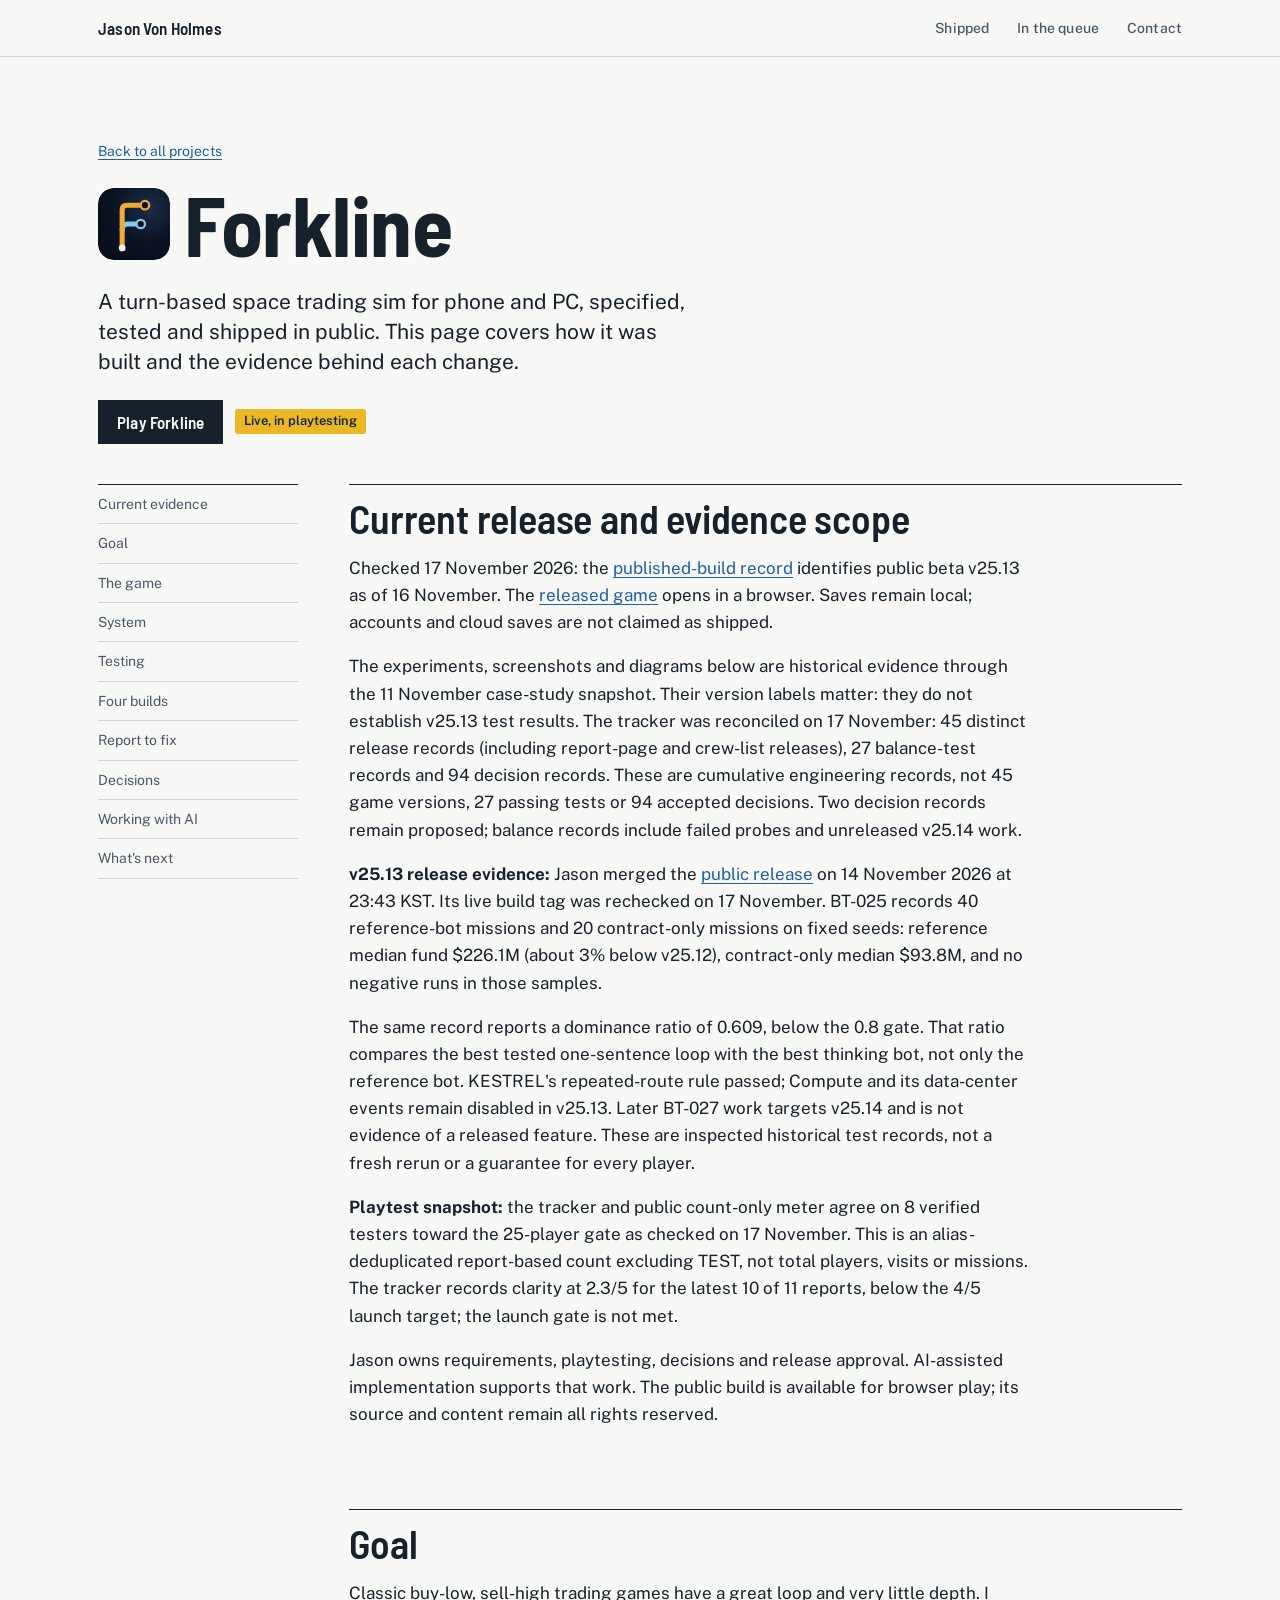
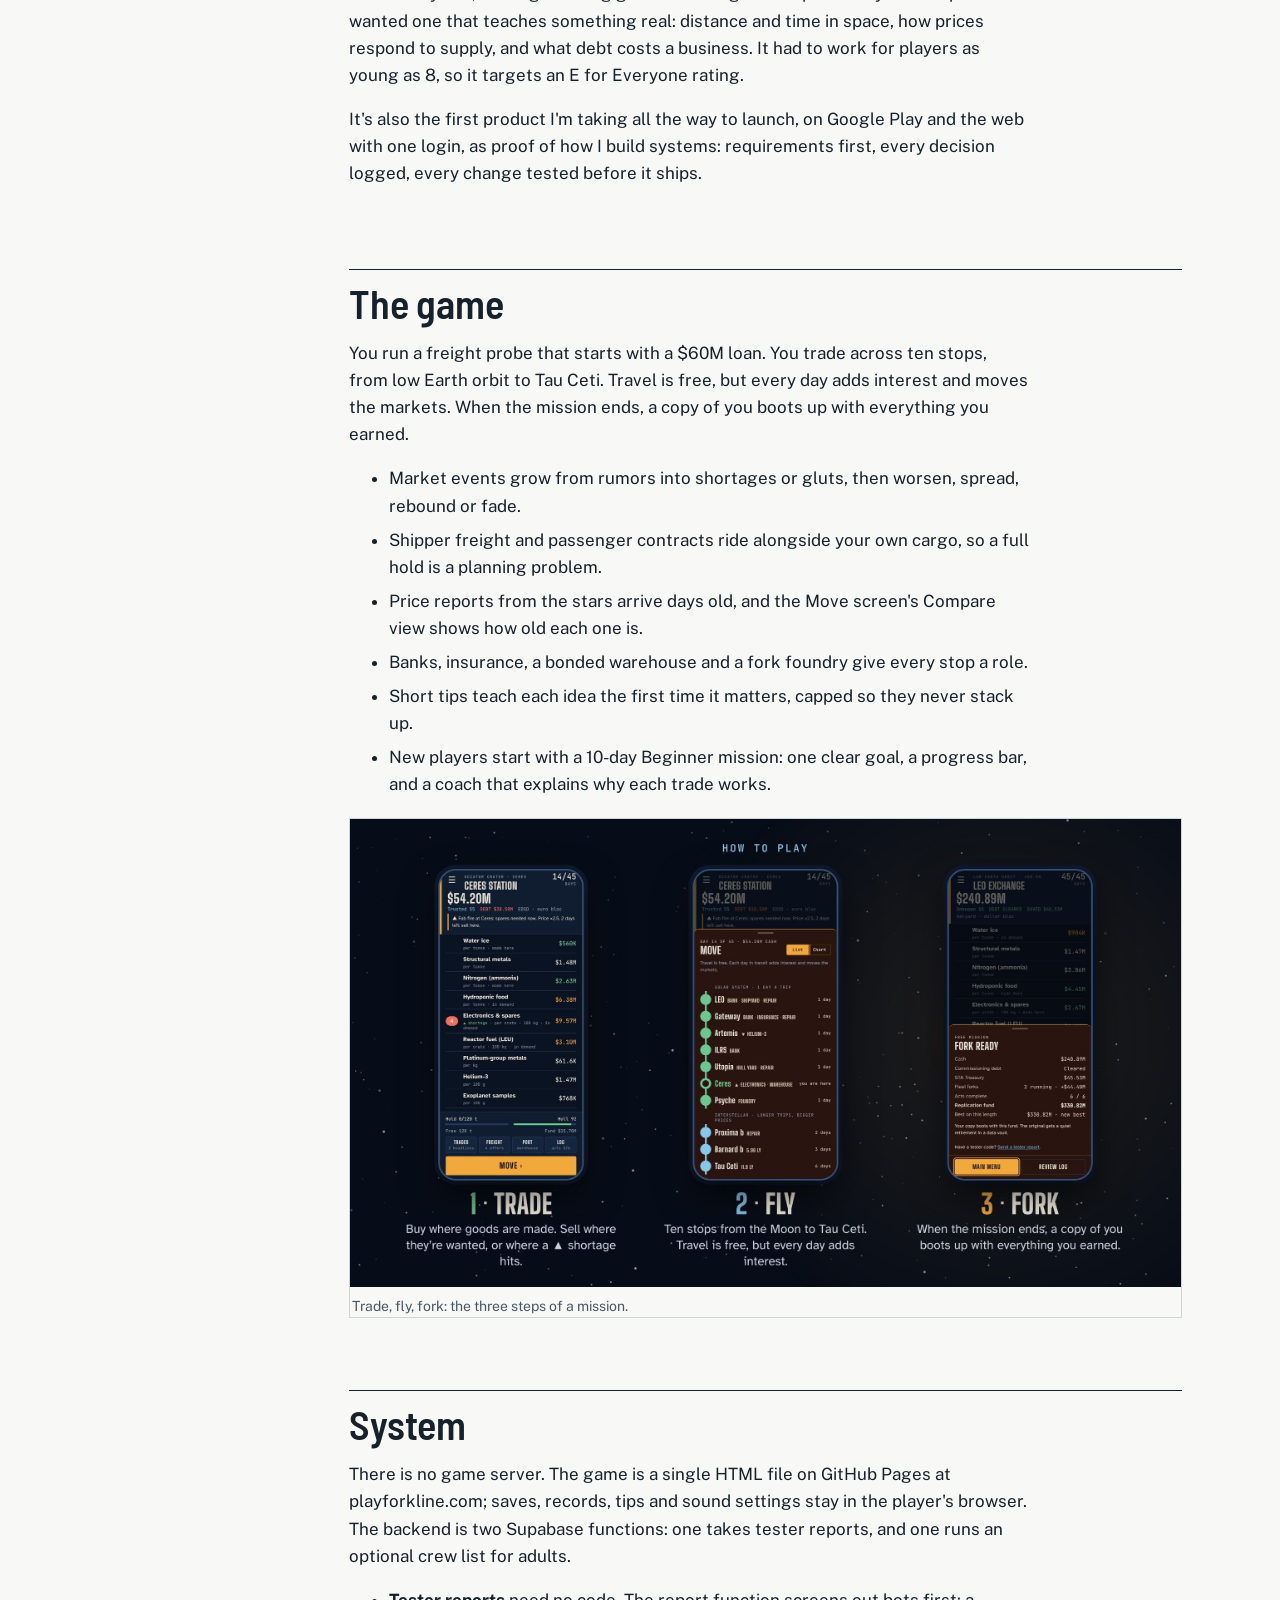
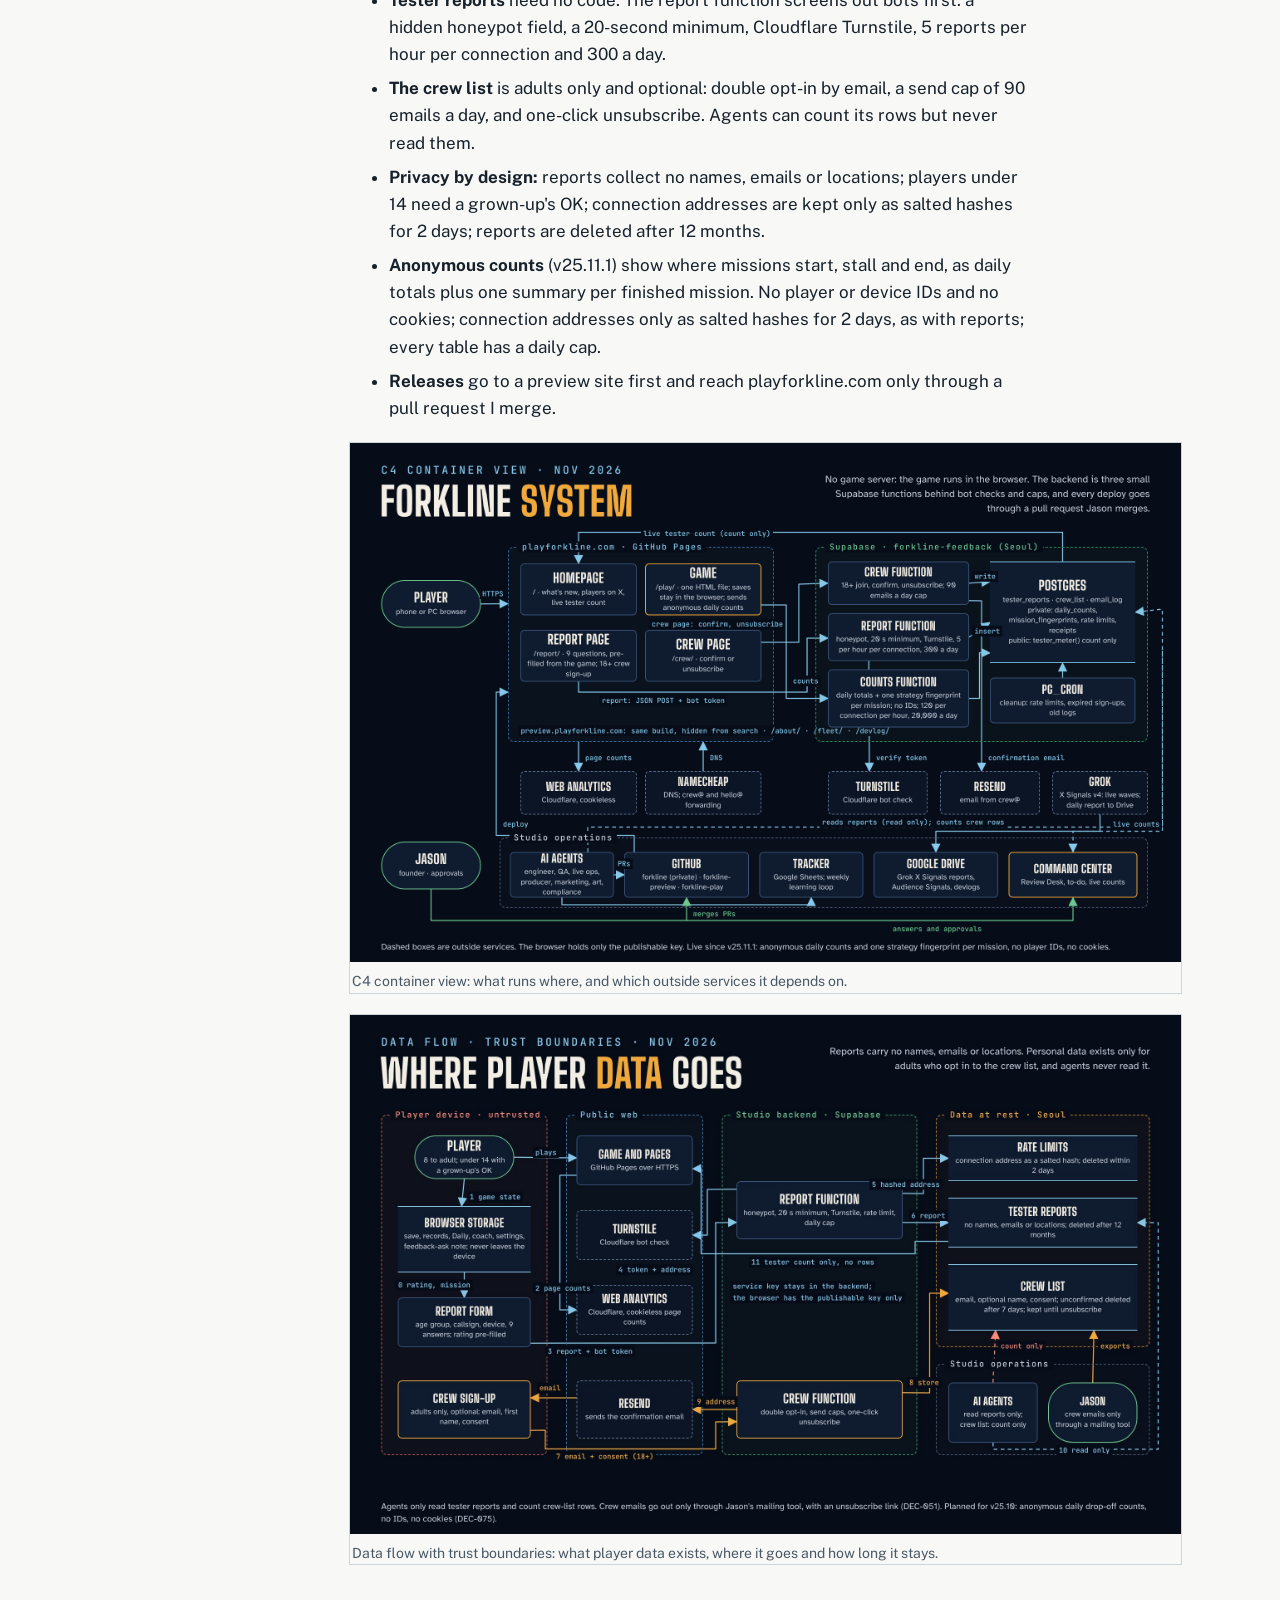
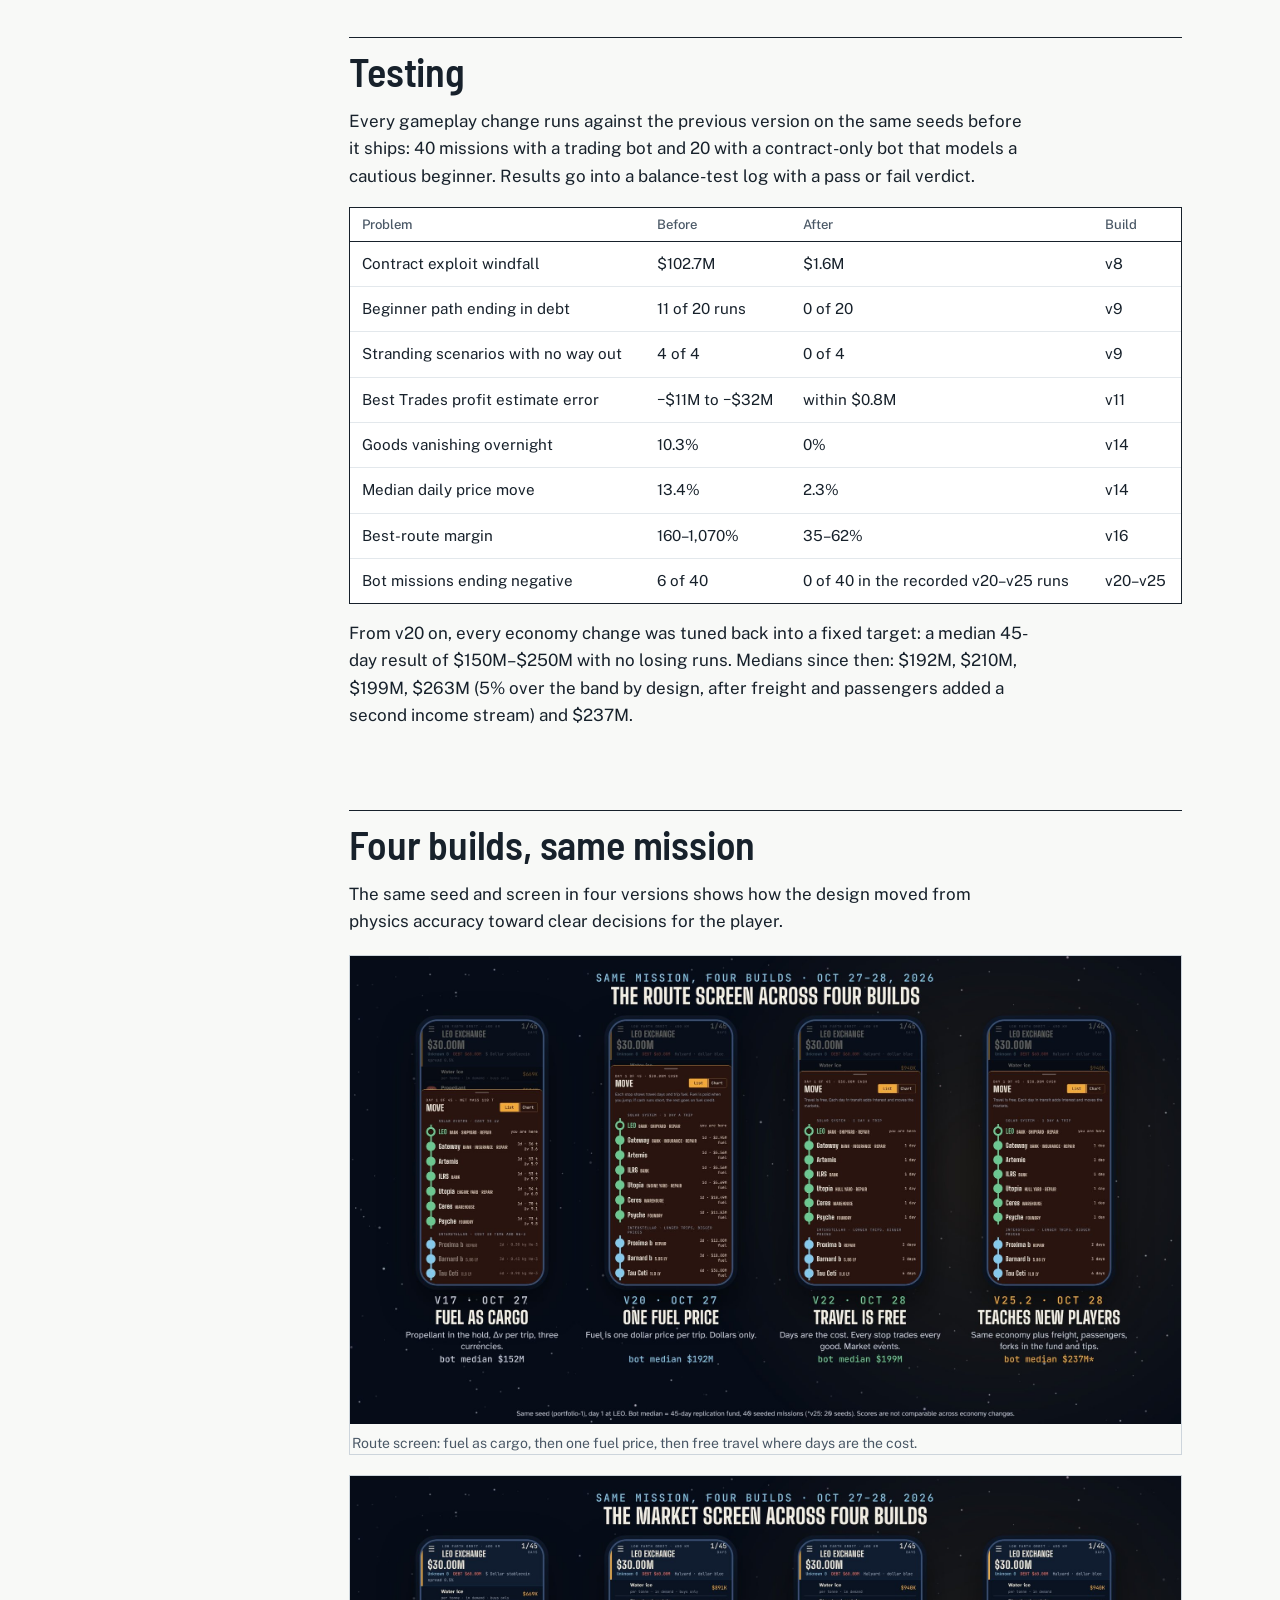
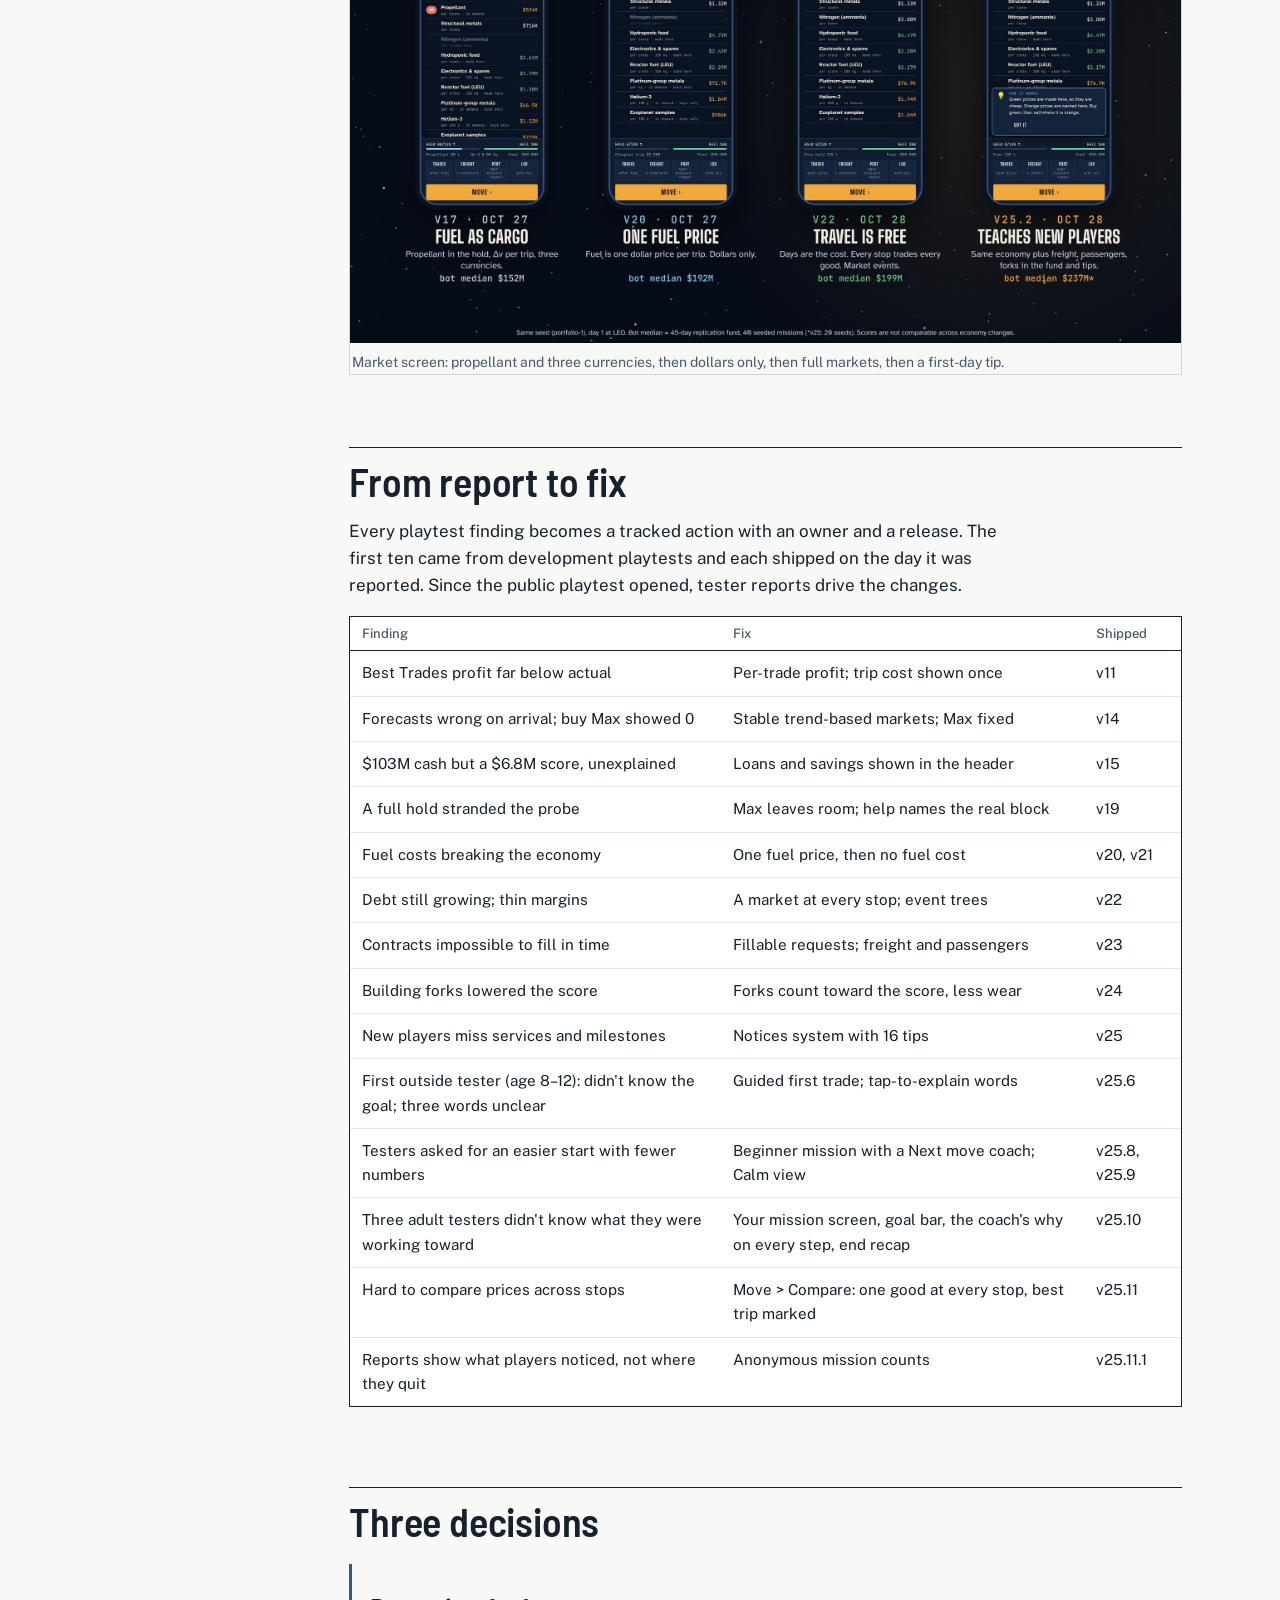
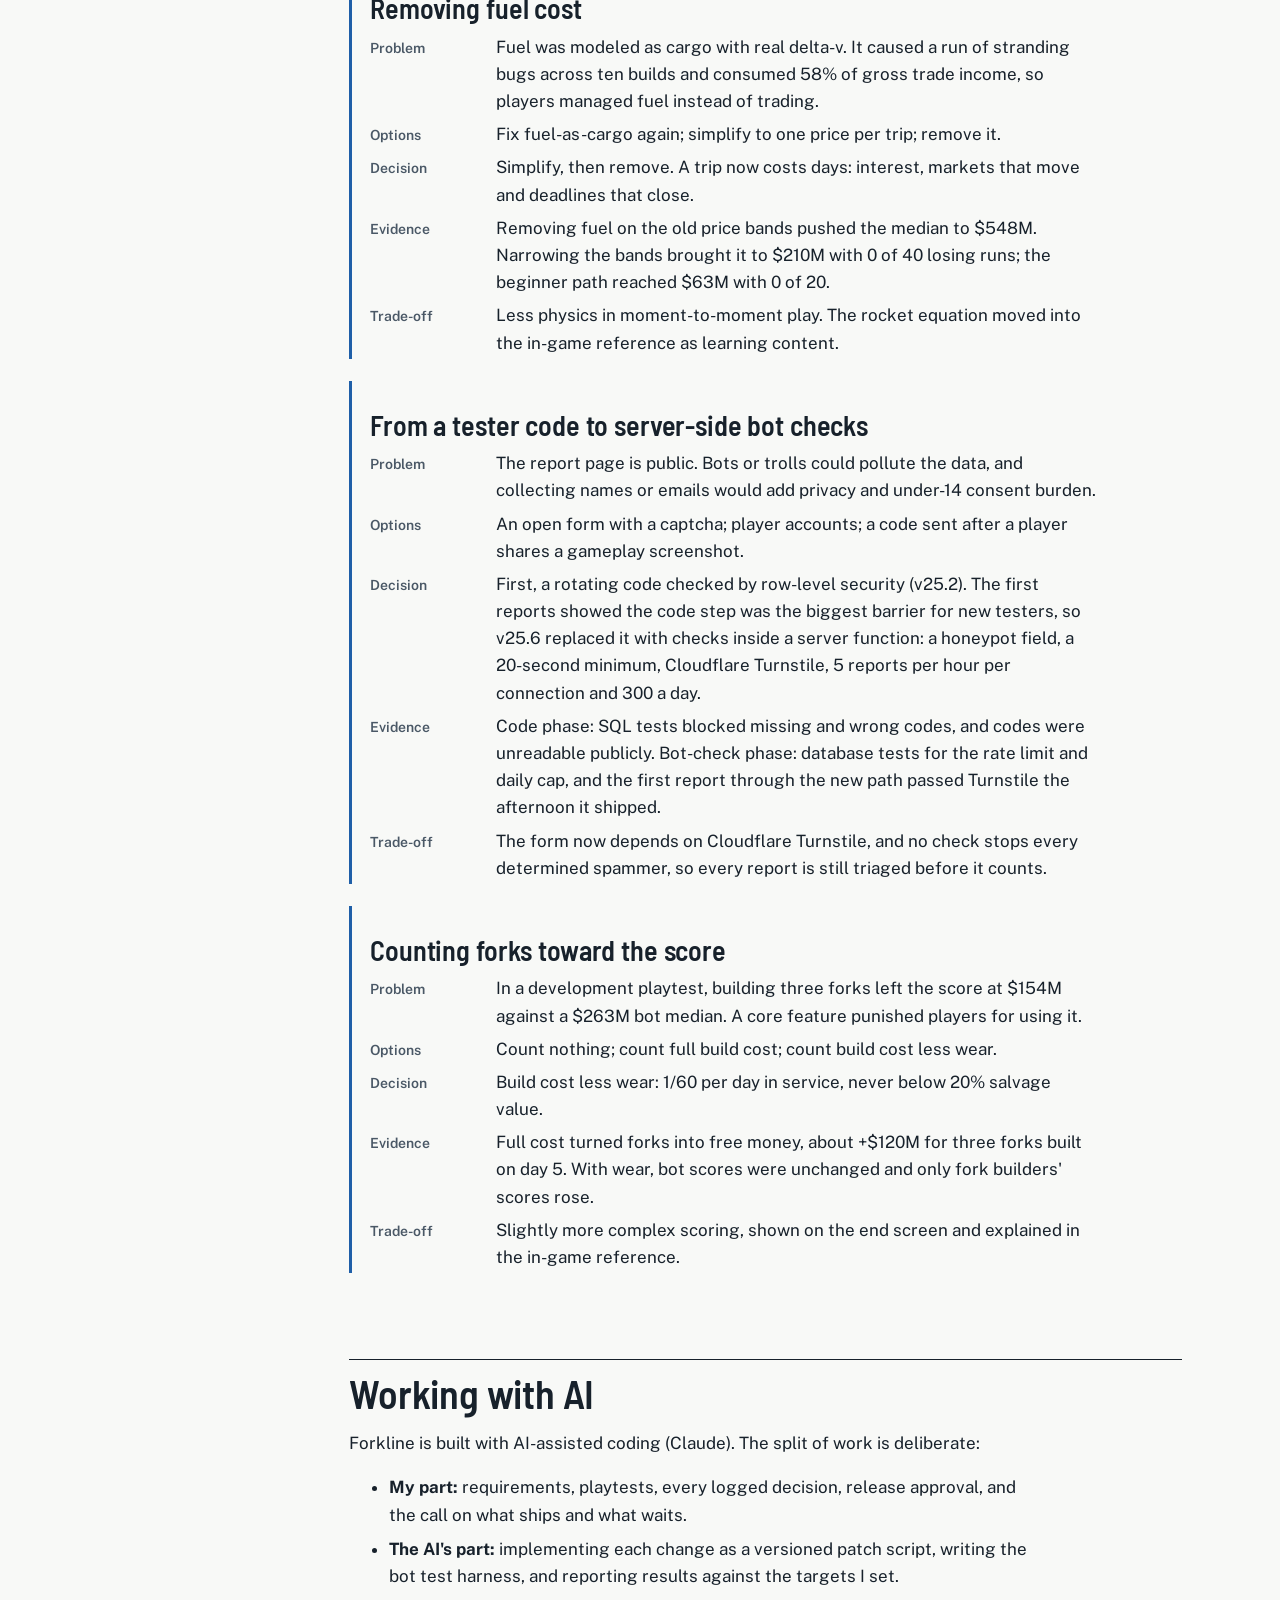
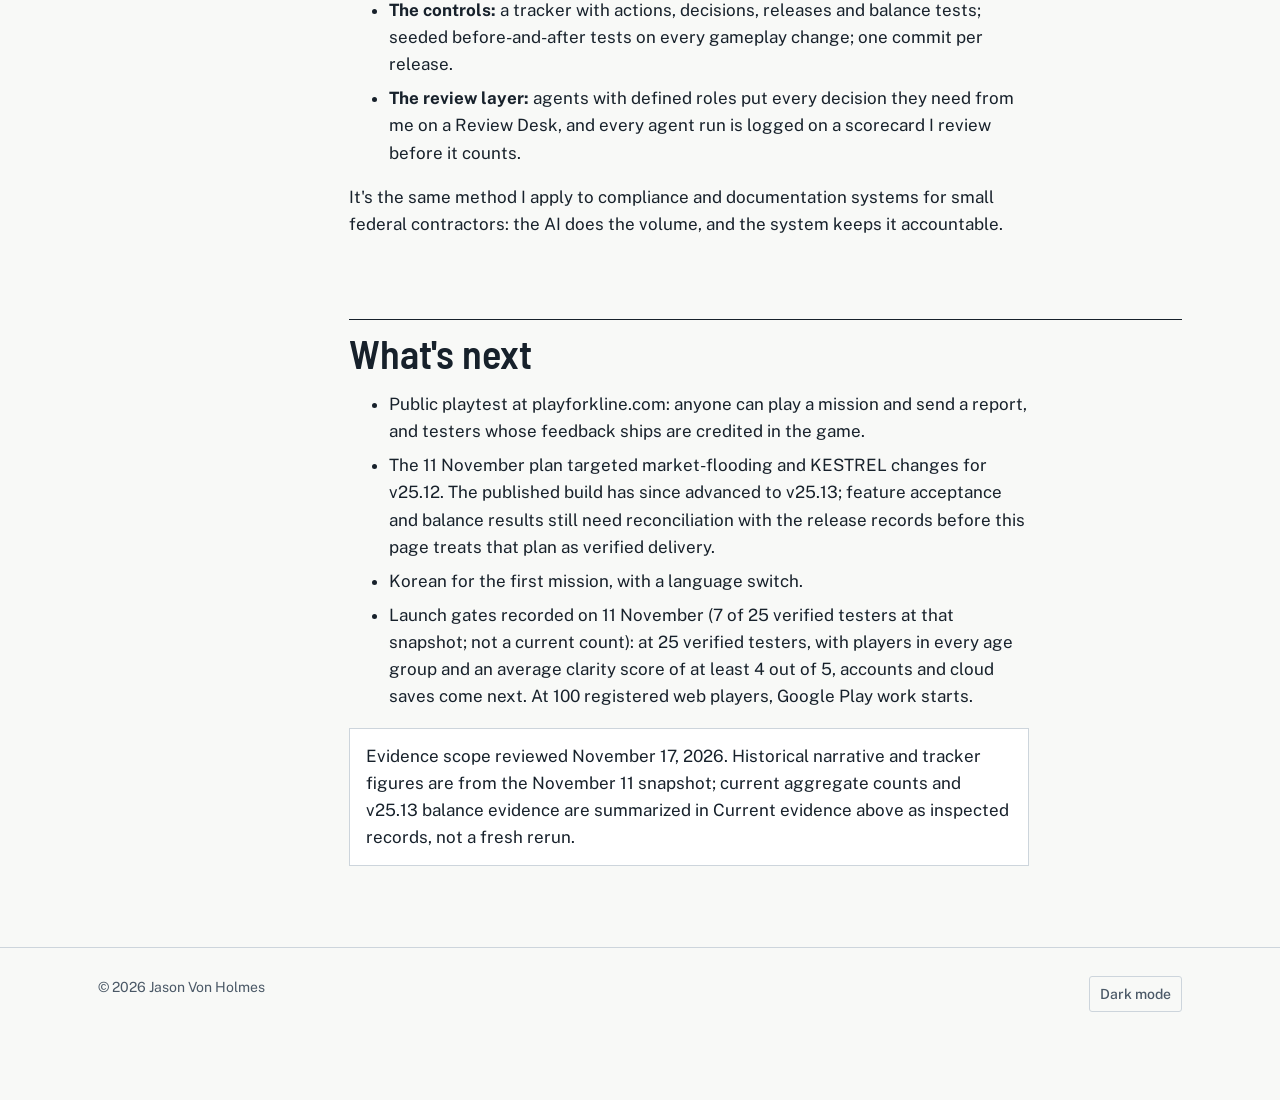
<file: forkline/index.html>
<!doctype html>
<html lang="en">
<head>
<script async src="https://caldera.social/t/1.js" integrity="sha384-UCnwKWu6Be2g87+ZI1+h367D6yOXEuXFQL2U2Z7PuSoH3oSCsu/cmZMbj4s70JlC" crossorigin="anonymous" data-site="eaac5b5e790b887f"></script>
<meta charset="utf-8">
<meta name="viewport" content="width=device-width, initial-scale=1">
<title>Forkline case study | Jason Von Holmes</title>
<link rel="canonical" href="https://jasonvholmes.com/forkline/">
<meta property="og:type" content="website">
<meta property="og:site_name" content="Jason V. Holmes">
<meta property="og:url" content="https://jasonvholmes.com/forkline/">
<meta property="og:title" content="Forkline case study | Jason Von Holmes">
<meta property="og:description" content="How Forkline, a public-beta space trading game, was specified, tested and shipped with AI-assisted coding and human release approval.">
<meta property="og:image" content="https://jasonvholmes.com/assets/og-forkline.jpg">
<meta property="og:image:alt" content="Forkline space trading game">
<meta name="twitter:card" content="summary_large_image">
<meta name="twitter:creator" content="@jasonvonholmes">
<meta name="twitter:title" content="Forkline case study | Jason Von Holmes">
<meta name="twitter:description" content="How Forkline, a public-beta space trading game, was specified, tested and shipped with AI-assisted coding and human release approval.">
<meta name="twitter:image" content="https://jasonvholmes.com/assets/og-forkline.jpg">
<meta name="twitter:image:alt" content="Forkline space trading game">
<meta name="description" content="How Forkline, a public-beta space trading game, was specified, tested and shipped with AI-assisted coding and human release approval.">
<link rel="preconnect" href="https://fonts.googleapis.com">
<link rel="preconnect" href="https://fonts.gstatic.com" crossorigin>
<link href="https://fonts.googleapis.com/css2?family=Barlow+Semi+Condensed:wght@500;600;700&family=Public+Sans:wght@400;500;600&display=swap" rel="stylesheet">
<link rel="icon" type="image/svg+xml" href="../assets/forkline/icon.svg">
<link rel="stylesheet" href="../css/site.css">
<script src="../js/theme.js"></script>
<script src="../js/top.js" defer></script>
</head>
<body>
<a class="skip" href="#main">Skip to content</a>
<header class="bar">
  <div class="wrap">
    <a href="../">Jason Von Holmes</a>
    <nav aria-label="Site">
      <a href="../#shipped">Shipped</a>
      <a href="../#queue">In the queue</a>
      <a href="../#contact">Contact</a>
    </nav>
  </div>
</header>

<main id="main">
  <div class="wrap cs-hero">
    <a class="crumb" href="../">Back to all projects</a>
    <h1 class="titled"><img src="../assets/forkline/icon.svg" width="72" height="72" alt="">Forkline</h1>
    <p class="lede">A turn-based space trading sim for phone and PC, specified, tested and shipped in public. This page covers how it was built and the evidence behind each change.</p>
    <div class="actions">
      <a class="btn primary" href="https://playforkline.com/">Play Forkline</a>
      <span class="status">Live, in playtesting</span>
    </div>
  </div>

  <div class="wrap cs">
    <aside aria-label="On this page">
      <ol>
        <li><a href="#current-evidence">Current evidence</a></li>
        <li><a href="#goal">Goal</a></li>
        <li><a href="#game">The game</a></li>
        <li><a href="#system">System</a></li>
        <li><a href="#testing">Testing</a></li>
        <li><a href="#evolution">Four builds</a></li>
        <li><a href="#feedback">Report to fix</a></li>
        <li><a href="#decisions">Decisions</a></li>
        <li><a href="#ai">Working with AI</a></li>
        <li><a href="#next">What's next</a></li>
      </ol>
    </aside>

    <article>
      <section id="current-evidence">
        <h2>Current release and evidence scope</h2>
        <p>Checked 17 November 2026: the <a href="https://github.com/jvholmes87/forkline-play/blob/main/README.md">published-build record</a> identifies public beta v25.13 as of 16 November. The <a href="https://playforkline.com/play/">released game</a> opens in a browser. Saves remain local; accounts and cloud saves are not claimed as shipped.</p>
        <p>The experiments, screenshots and diagrams below are historical evidence through the 11 November case-study snapshot. Their version labels matter: they do not establish v25.13 test results. The tracker was reconciled on 17 November: 45 distinct release records (including report-page and crew-list releases), 27 balance-test records and 94 decision records. These are cumulative engineering records, not 45 game versions, 27 passing tests or 94 accepted decisions. Two decision records remain proposed; balance records include failed probes and unreleased v25.14 work.</p>
        <p><strong>v25.13 release evidence:</strong> Jason merged the <a href="https://github.com/jvholmes87/forkline-play/pull/16">public release</a> on 14 November 2026 at 23:43 KST. Its live build tag was rechecked on 17 November. BT-025 records 40 reference-bot missions and 20 contract-only missions on fixed seeds: reference median fund $226.1M (about 3% below v25.12), contract-only median $93.8M, and no negative runs in those samples.</p>
        <p>The same record reports a dominance ratio of 0.609, below the 0.8 gate. That ratio compares the best tested one-sentence loop with the best thinking bot, not only the reference bot. KESTREL's repeated-route rule passed; Compute and its data-center events remain disabled in v25.13. Later BT-027 work targets v25.14 and is not evidence of a released feature. These are inspected historical test records, not a fresh rerun or a guarantee for every player.</p>
        <p><strong>Playtest snapshot:</strong> the tracker and public count-only meter agree on 8 verified testers toward the 25-player gate as checked on 17 November. This is an alias-deduplicated report-based count excluding TEST, not total players, visits or missions. The tracker records clarity at 2.3/5 for the latest 10 of 11 reports, below the 4/5 launch target; the launch gate is not met.</p>
        <p>Jason owns requirements, playtesting, decisions and release approval. AI-assisted implementation supports that work. The public build is available for browser play; its source and content remain all rights reserved.</p>
      </section>

      <section id="goal">
        <h2>Goal</h2>
        <p>Classic buy-low, sell-high trading games have a great loop and very little depth. I wanted one that teaches something real: distance and time in space, how prices respond to supply, and what debt costs a business. It had to work for players as young as 8, so it targets an E for Everyone rating.</p>
        <p>It's also the first product I'm taking all the way to launch, on Google Play and the web with one login, as proof of how I build systems: requirements first, every decision logged, every change tested before it ships.</p>
      </section>

      <section id="game">
        <h2>The game</h2>
        <p>You run a freight probe that starts with a $60M loan. You trade across ten stops, from low Earth orbit to Tau Ceti. Travel is free, but every day adds interest and moves the markets. When the mission ends, a copy of you boots up with everything you earned.</p>
        <ul>
          <li>Market events grow from rumors into shortages or gluts, then worsen, spread, rebound or fade.</li>
          <li>Shipper freight and passenger contracts ride alongside your own cargo, so a full hold is a planning problem.</li>
          <li>Price reports from the stars arrive days old, and the Move screen's Compare view shows how old each one is.</li>
          <li>Banks, insurance, a bonded warehouse and a fork foundry give every stop a role.</li>
          <li>Short tips teach each idea the first time it matters, capped so they never stack up.</li>
          <li>New players start with a 10-day Beginner mission: one clear goal, a progress bar, and a coach that explains why each trade works.</li>
        </ul>
        <figure>
          <img src="../assets/forkline/how-to-play.jpg" width="2000" height="1125" loading="lazy" alt="Three phone screens: the market during a shortage, the route list from LEO to Tau Ceti, and the end-of-mission fork screen">
          <figcaption>Trade, fly, fork: the three steps of a mission.</figcaption>
        </figure>
      </section>

      <section id="system">
        <h2>System</h2>
        <p>There is no game server. The game is a single HTML file on GitHub Pages at playforkline.com; saves, records, tips and sound settings stay in the player's browser. The backend is two Supabase functions: one takes tester reports, and one runs an optional crew list for adults.</p>
        <ul>
          <li><strong>Tester reports</strong> need no code. The report function screens out bots first: a hidden honeypot field, a 20-second minimum, Cloudflare Turnstile, 5 reports per hour per connection and 300 a day.</li>
          <li><strong>The crew list</strong> is adults only and optional: double opt-in by email, a send cap of 90 emails a day, and one-click unsubscribe. Agents can count its rows but never read them.</li>
          <li><strong>Privacy by design:</strong> reports collect no names, emails or locations; players under 14 need a grown-up's OK; connection addresses are kept only as salted hashes for 2 days; reports are deleted after 12 months.</li>
          <li><strong>Anonymous counts</strong> (v25.11.1) show where missions start, stall and end, as daily totals plus one summary per finished mission. No player or device IDs and no cookies; connection addresses only as salted hashes for 2 days, as with reports; every table has a daily cap.</li>
          <li><strong>Releases</strong> go to a preview site first and reach playforkline.com only through a pull request I merge.</li>
        </ul>
        <figure>
          <img src="../assets/forkline/system-c4.jpg" width="2000" height="1250" loading="lazy" alt="C4 container diagram, Nov 2026: the player reaches playforkline.com on GitHub Pages (homepage, game, report page, crew page); the report and crew pages and the game call three Supabase functions (crew, report, anonymous counts) that write to Postgres, and the homepage reads a count-only tester number; outside services are Cloudflare Turnstile, Cloudflare Web Analytics, Resend email, Namecheap DNS and Grok; studio operations hold AI agents, GitHub, the tracker, Google Drive with Grok's daily X reports, and the Command Center, with Jason merging pull requests and answering approvals">
          <figcaption>C4 container view: what runs where, and which outside services it depends on.</figcaption>
        </figure>
        <figure>
          <img src="../assets/forkline/data-flow.jpg" width="2000" height="1250" loading="lazy" alt="Data flow diagram with five trust boundaries: player device, public web, studio backend, data at rest and studio operations. Game state and the feedback-ask note stay in browser storage; the game passes the rating and mission to the report form; reports go through the report function to tester reports; the homepage reads a tester count only; connection addresses are stored only as salted hashes; adult crew sign-ups go through the crew function to the crew list and a confirmation email; agents read reports only and count crew rows">
          <figcaption>Data flow with trust boundaries: what player data exists, where it goes and how long it stays.</figcaption>
        </figure>
      </section>

      <section id="testing">
        <h2>Testing</h2>
        <p>Every gameplay change runs against the previous version on the same seeds before it ships: 40 missions with a trading bot and 20 with a contract-only bot that models a cautious beginner. Results go into a balance-test log with a pass or fail verdict.</p>
        <div class="data" role="region" aria-label="Problems fixed, measured" tabindex="0">
          <table>
            <thead><tr><th scope="col">Problem</th><th scope="col">Before</th><th scope="col">After</th><th scope="col">Build</th></tr></thead>
            <tbody>
              <tr><td>Contract exploit windfall</td><td>$102.7M</td><td>$1.6M</td><td>v8</td></tr>
              <tr><td>Beginner path ending in debt</td><td>11 of 20 runs</td><td>0 of 20</td><td>v9</td></tr>
              <tr><td>Stranding scenarios with no way out</td><td>4 of 4</td><td>0 of 4</td><td>v9</td></tr>
              <tr><td>Best Trades profit estimate error</td><td>−$11M to −$32M</td><td>within $0.8M</td><td>v11</td></tr>
              <tr><td>Goods vanishing overnight</td><td>10.3%</td><td>0%</td><td>v14</td></tr>
              <tr><td>Median daily price move</td><td>13.4%</td><td>2.3%</td><td>v14</td></tr>
              <tr><td>Best-route margin</td><td>160–1,070%</td><td>35–62%</td><td>v16</td></tr>
              <tr><td>Bot missions ending negative</td><td>6 of 40</td><td>0 of 40 in the recorded v20–v25 runs</td><td>v20–v25</td></tr>
            </tbody>
          </table>
        </div>
        <p>From v20 on, every economy change was tuned back into a fixed target: a median 45-day result of $150M–$250M with no losing runs. Medians since then: $192M, $210M, $199M, $263M (5% over the band by design, after freight and passengers added a second income stream) and $237M.</p>
      </section>

      <section id="evolution">
        <h2>Four builds, same mission</h2>
        <p>The same seed and screen in four versions shows how the design moved from physics accuracy toward clear decisions for the player.</p>
        <figure>
          <img src="../assets/forkline/evolution-route.jpg" width="2000" height="1125" loading="lazy" alt="Route screen in v17, v20, v22 and v25.2: fuel in tonnes and delta-v per trip, then one fuel price per trip, then travel days only">
          <figcaption>Route screen: fuel as cargo, then one fuel price, then free travel where days are the cost.</figcaption>
        </figure>
        <figure>
          <img src="../assets/forkline/evolution-market.jpg" width="2000" height="1125" loading="lazy" alt="Market screen in the same four builds, ending with a How it works tip for new players">
          <figcaption>Market screen: propellant and three currencies, then dollars only, then full markets, then a first-day tip.</figcaption>
        </figure>
      </section>

      <section id="feedback">
        <h2>From report to fix</h2>
        <p>Every playtest finding becomes a tracked action with an owner and a release. The first ten came from development playtests and each shipped on the day it was reported. Since the public playtest opened, tester reports drive the changes.</p>
        <div class="data" role="region" aria-label="Playtest findings and fixes" tabindex="0">
          <table>
            <thead><tr><th scope="col">Finding</th><th scope="col">Fix</th><th scope="col">Shipped</th></tr></thead>
            <tbody>
              <tr><td>Best Trades profit far below actual</td><td>Per-trade profit; trip cost shown once</td><td>v11</td></tr>
              <tr><td>Forecasts wrong on arrival; buy Max showed 0</td><td>Stable trend-based markets; Max fixed</td><td>v14</td></tr>
              <tr><td>$103M cash but a $6.8M score, unexplained</td><td>Loans and savings shown in the header</td><td>v15</td></tr>
              <tr><td>A full hold stranded the probe</td><td>Max leaves room; help names the real block</td><td>v19</td></tr>
              <tr><td>Fuel costs breaking the economy</td><td>One fuel price, then no fuel cost</td><td>v20, v21</td></tr>
              <tr><td>Debt still growing; thin margins</td><td>A market at every stop; event trees</td><td>v22</td></tr>
              <tr><td>Contracts impossible to fill in time</td><td>Fillable requests; freight and passengers</td><td>v23</td></tr>
              <tr><td>Building forks lowered the score</td><td>Forks count toward the score, less wear</td><td>v24</td></tr>
              <tr><td>New players miss services and milestones</td><td>Notices system with 16 tips</td><td>v25</td></tr>
              <tr><td>First outside tester (age 8–12): didn't know the goal; three words unclear</td><td>Guided first trade; tap-to-explain words</td><td>v25.6</td></tr>
<tr><td>Testers asked for an easier start with fewer numbers</td><td>Beginner mission with a Next move coach; Calm view</td><td>v25.8, v25.9</td></tr>
<tr><td>Three adult testers didn't know what they were working toward</td><td>Your mission screen, goal bar, the coach's why on every step, end recap</td><td>v25.10</td></tr>
<tr><td>Hard to compare prices across stops</td><td>Move &gt; Compare: one good at every stop, best trip marked</td><td>v25.11</td></tr>
<tr><td>Reports show what players noticed, not where they quit</td><td>Anonymous mission counts</td><td>v25.11.1</td></tr>
            </tbody>
          </table>
        </div>
      </section>

      <section id="decisions">
        <h2>Three decisions</h2>

        <div class="decision">
          <h3>Removing fuel cost</h3>
          <dl>
            <dt>Problem</dt><dd>Fuel was modeled as cargo with real delta-v. It caused a run of stranding bugs across ten builds and consumed 58% of gross trade income, so players managed fuel instead of trading.</dd>
            <dt>Options</dt><dd>Fix fuel-as-cargo again; simplify to one price per trip; remove it.</dd>
            <dt>Decision</dt><dd>Simplify, then remove. A trip now costs days: interest, markets that move and deadlines that close.</dd>
            <dt>Evidence</dt><dd>Removing fuel on the old price bands pushed the median to $548M. Narrowing the bands brought it to $210M with 0 of 40 losing runs; the beginner path reached $63M with 0 of 20.</dd>
            <dt>Trade-off</dt><dd>Less physics in moment-to-moment play. The rocket equation moved into the in-game reference as learning content.</dd>
          </dl>
        </div>

        <div class="decision">
          <h3>From a tester code to server-side bot checks</h3>
          <dl>
            <dt>Problem</dt><dd>The report page is public. Bots or trolls could pollute the data, and collecting names or emails would add privacy and under-14 consent burden.</dd>
            <dt>Options</dt><dd>An open form with a captcha; player accounts; a code sent after a player shares a gameplay screenshot.</dd>
            <dt>Decision</dt><dd>First, a rotating code checked by row-level security (v25.2). The first reports showed the code step was the biggest barrier for new testers, so v25.6 replaced it with checks inside a server function: a honeypot field, a 20-second minimum, Cloudflare Turnstile, 5 reports per hour per connection and 300 a day.</dd>
            <dt>Evidence</dt><dd>Code phase: SQL tests blocked missing and wrong codes, and codes were unreadable publicly. Bot-check phase: database tests for the rate limit and daily cap, and the first report through the new path passed Turnstile the afternoon it shipped.</dd>
            <dt>Trade-off</dt><dd>The form now depends on Cloudflare Turnstile, and no check stops every determined spammer, so every report is still triaged before it counts.</dd>
          </dl>
        </div>

        <div class="decision">
          <h3>Counting forks toward the score</h3>
          <dl>
            <dt>Problem</dt><dd>In a development playtest, building three forks left the score at $154M against a $263M bot median. A core feature punished players for using it.</dd>
            <dt>Options</dt><dd>Count nothing; count full build cost; count build cost less wear.</dd>
            <dt>Decision</dt><dd>Build cost less wear: 1/60 per day in service, never below 20% salvage value.</dd>
            <dt>Evidence</dt><dd>Full cost turned forks into free money, about +$120M for three forks built on day 5. With wear, bot scores were unchanged and only fork builders' scores rose.</dd>
            <dt>Trade-off</dt><dd>Slightly more complex scoring, shown on the end screen and explained in the in-game reference.</dd>
          </dl>
        </div>
      </section>

      <section id="ai">
        <h2>Working with AI</h2>
        <p>Forkline is built with AI-assisted coding (Claude). The split of work is deliberate:</p>
        <ul>
          <li><strong>My part:</strong> requirements, playtests, every logged decision, release approval, and the call on what ships and what waits.</li>
          <li><strong>The AI's part:</strong> implementing each change as a versioned patch script, writing the bot test harness, and reporting results against the targets I set.</li>
          <li><strong>The controls:</strong> a tracker with actions, decisions, releases and balance tests; seeded before-and-after tests on every gameplay change; one commit per release.</li>
          <li><strong>The review layer:</strong> agents with defined roles put every decision they need from me on a Review Desk, and every agent run is logged on a scorecard I review before it counts.</li>
        </ul>
        <p>It's the same method I apply to compliance and documentation systems for small federal contractors: the AI does the volume, and the system keeps it accountable.</p>
      </section>

      <section id="next">
        <h2>What's next</h2>
        <ul>
          <li>Public playtest at playforkline.com: anyone can play a mission and send a report, and testers whose feedback ships are credited in the game.</li>
          <li>The 11 November plan targeted market-flooding and KESTREL changes for v25.12. The published build has since advanced to v25.13; feature acceptance and balance results still need reconciliation with the release records before this page treats that plan as verified delivery.</li>
          <li>Korean for the first mission, with a language switch.</li>
          <li>Launch gates recorded on 11 November (7 of 25 verified testers at that snapshot; not a current count): at 25 verified testers, with players in every age group and an average clarity score of at least 4 out of 5, accounts and cloud saves come next. At 100 registered web players, Google Play work starts.</li>
        </ul>
        <p class="note">Evidence scope reviewed November 17, 2026. Historical narrative and tracker figures are from the November 11 snapshot; current aggregate counts and v25.13 balance evidence are summarized in Current evidence above as inspected records, not a fresh rerun.</p>
      </section>
    </article>
  </div>
</main>

<footer>
  <div class="wrap">
    <span>© 2026 Jason Von Holmes</span>
    <button class="theme-btn" type="button">Dark mode</button>
  </div>
</footer>
</body>
</html>
</file>
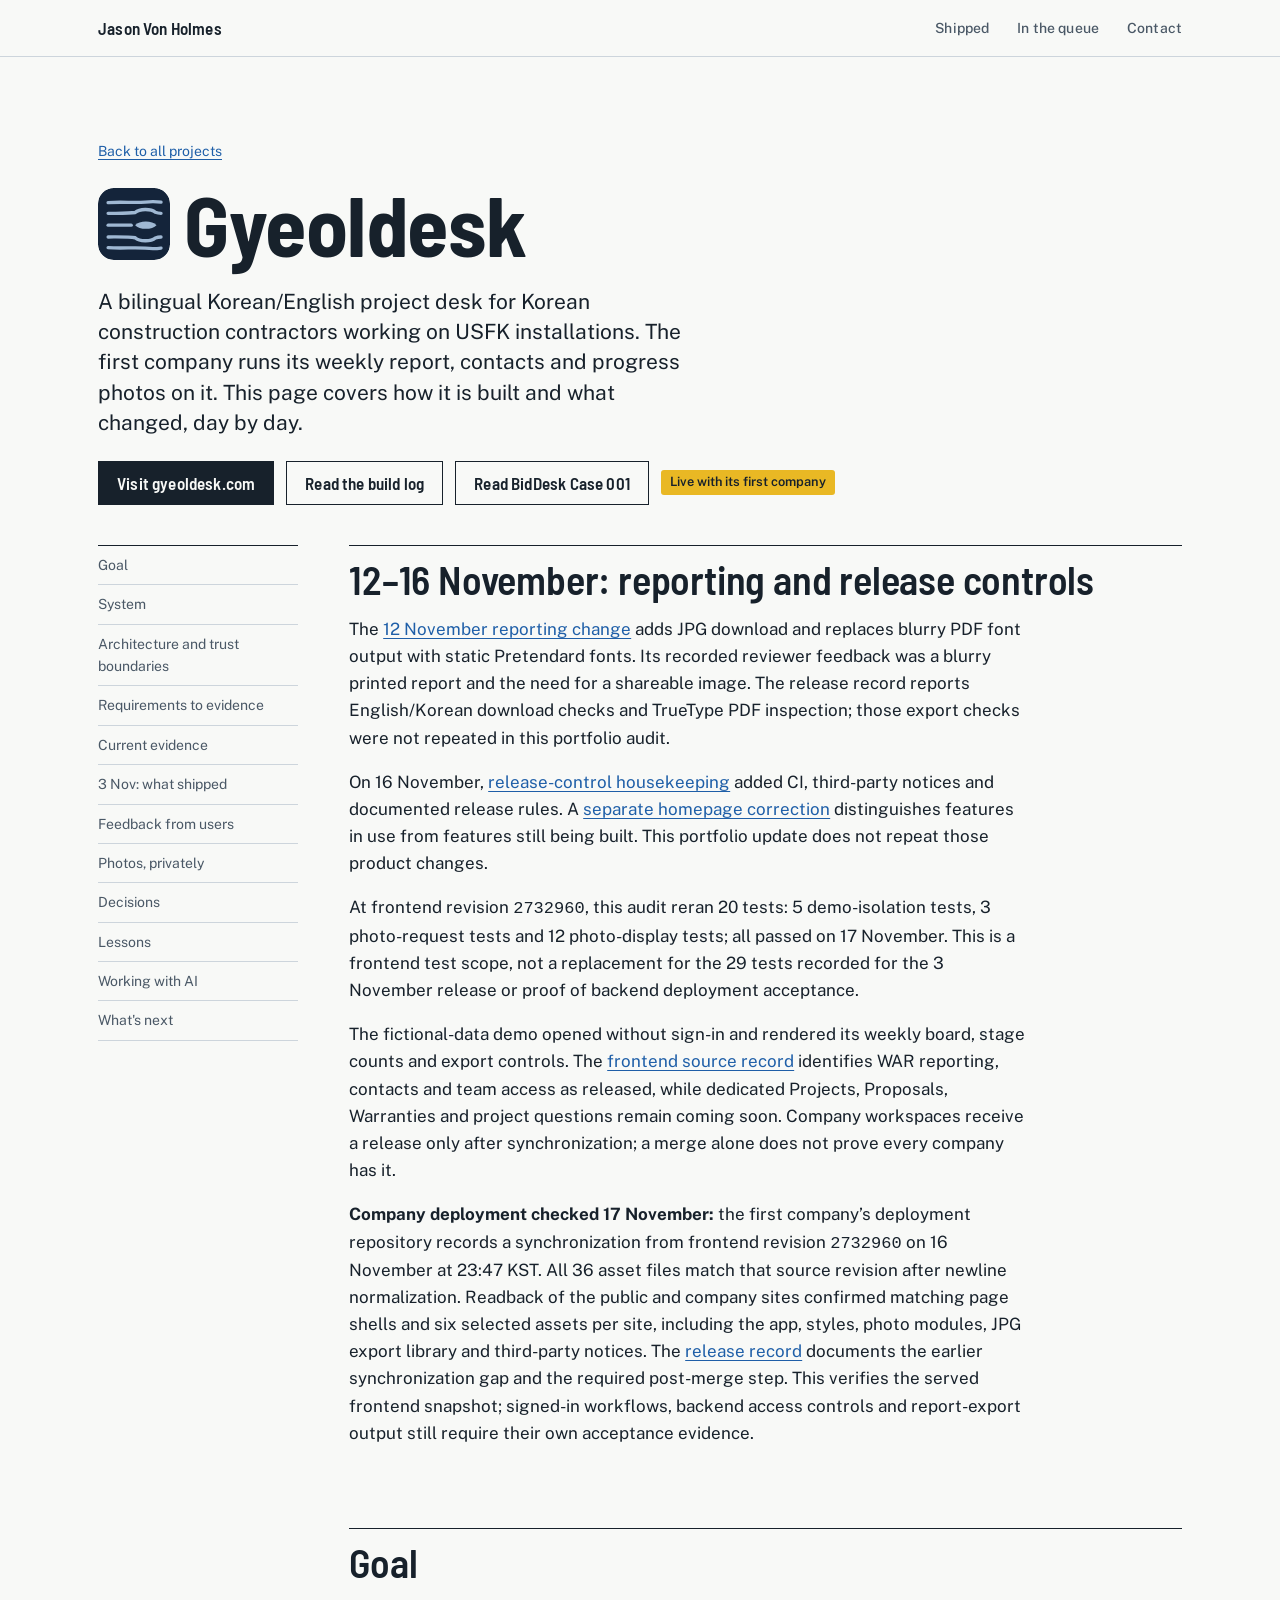
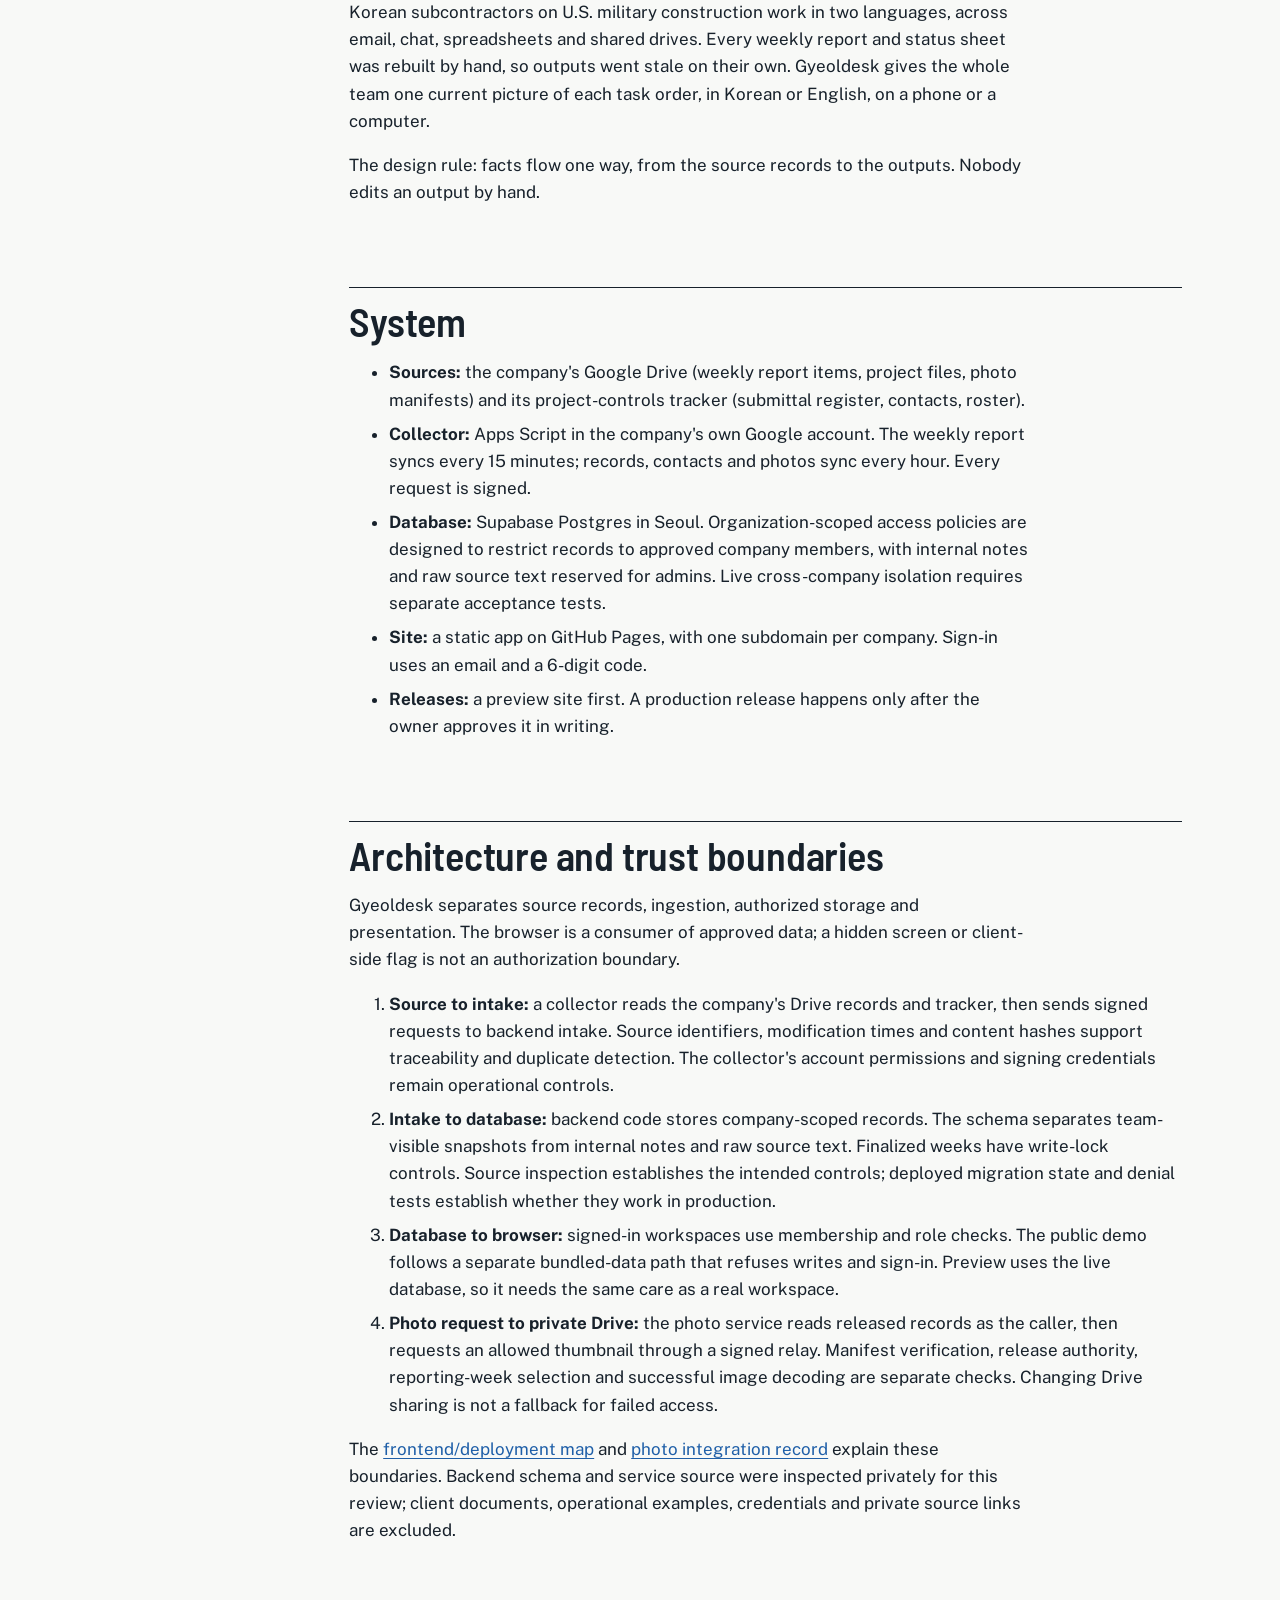
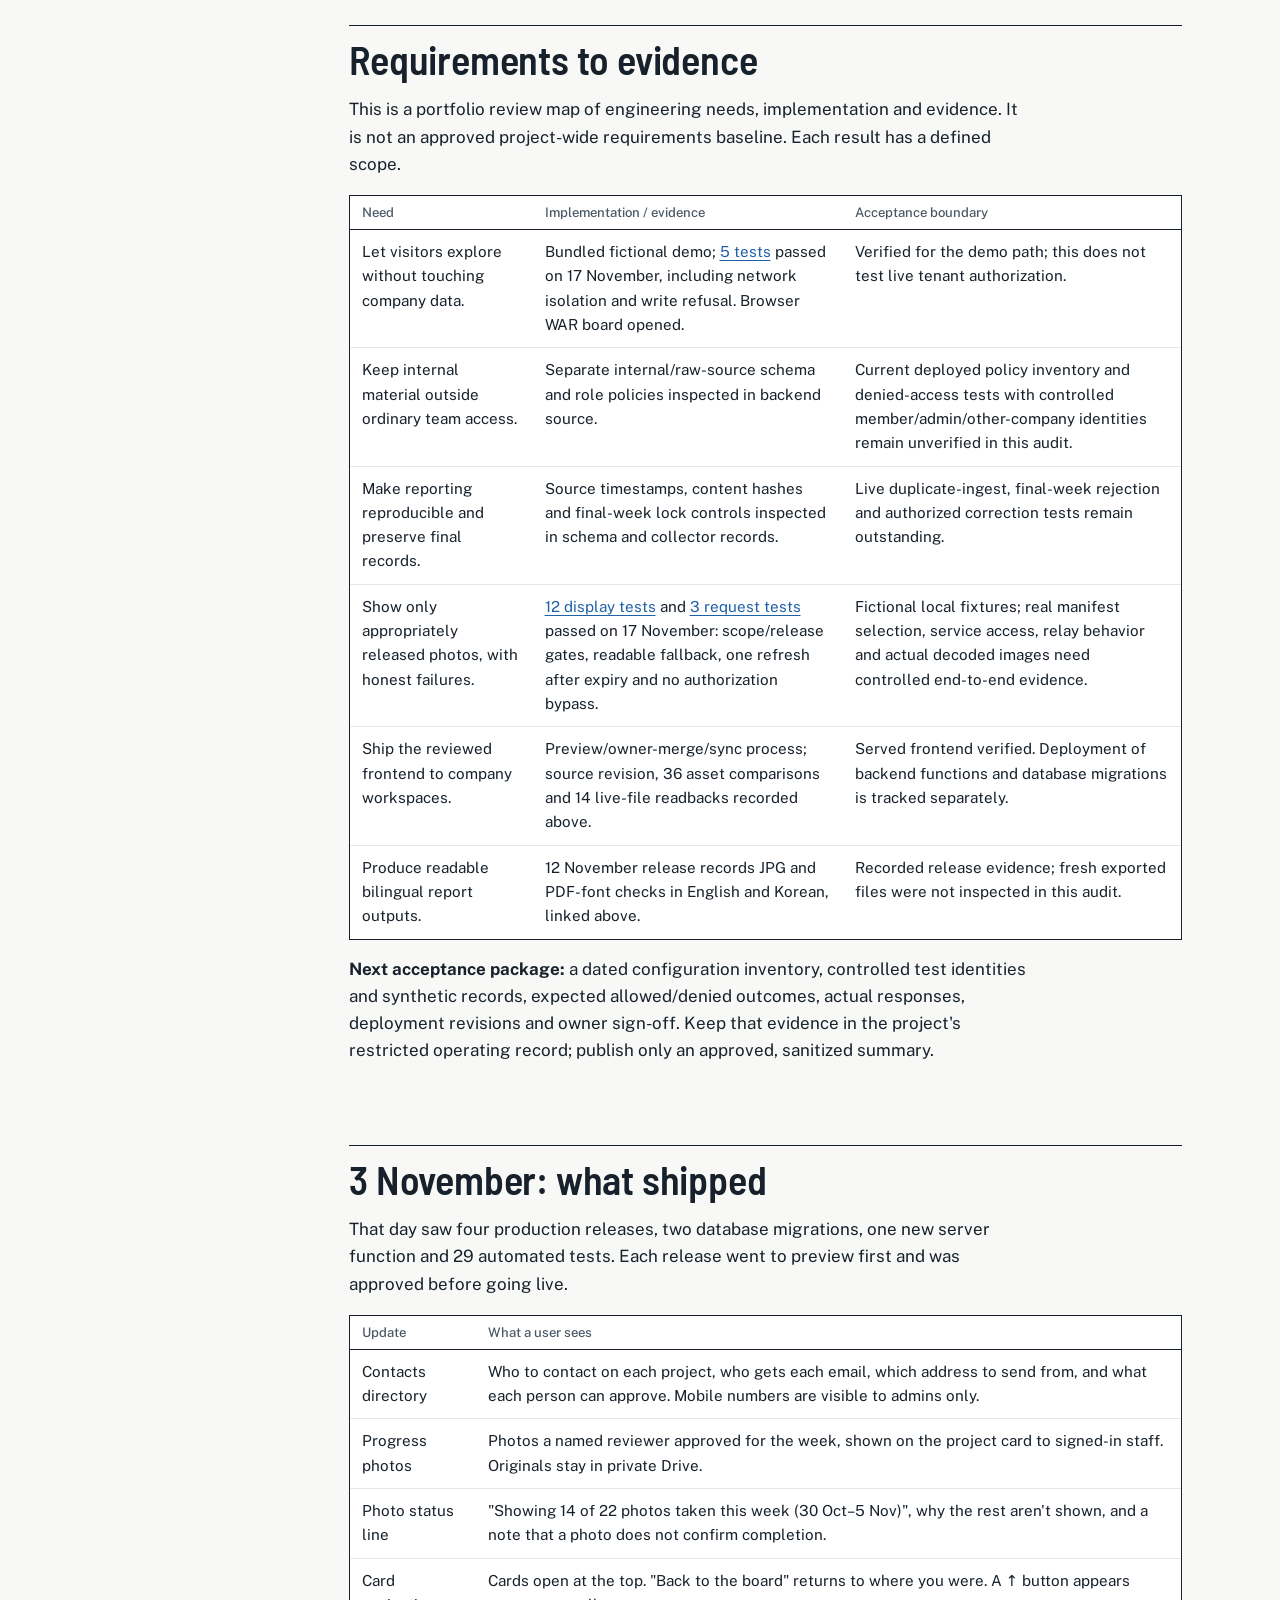
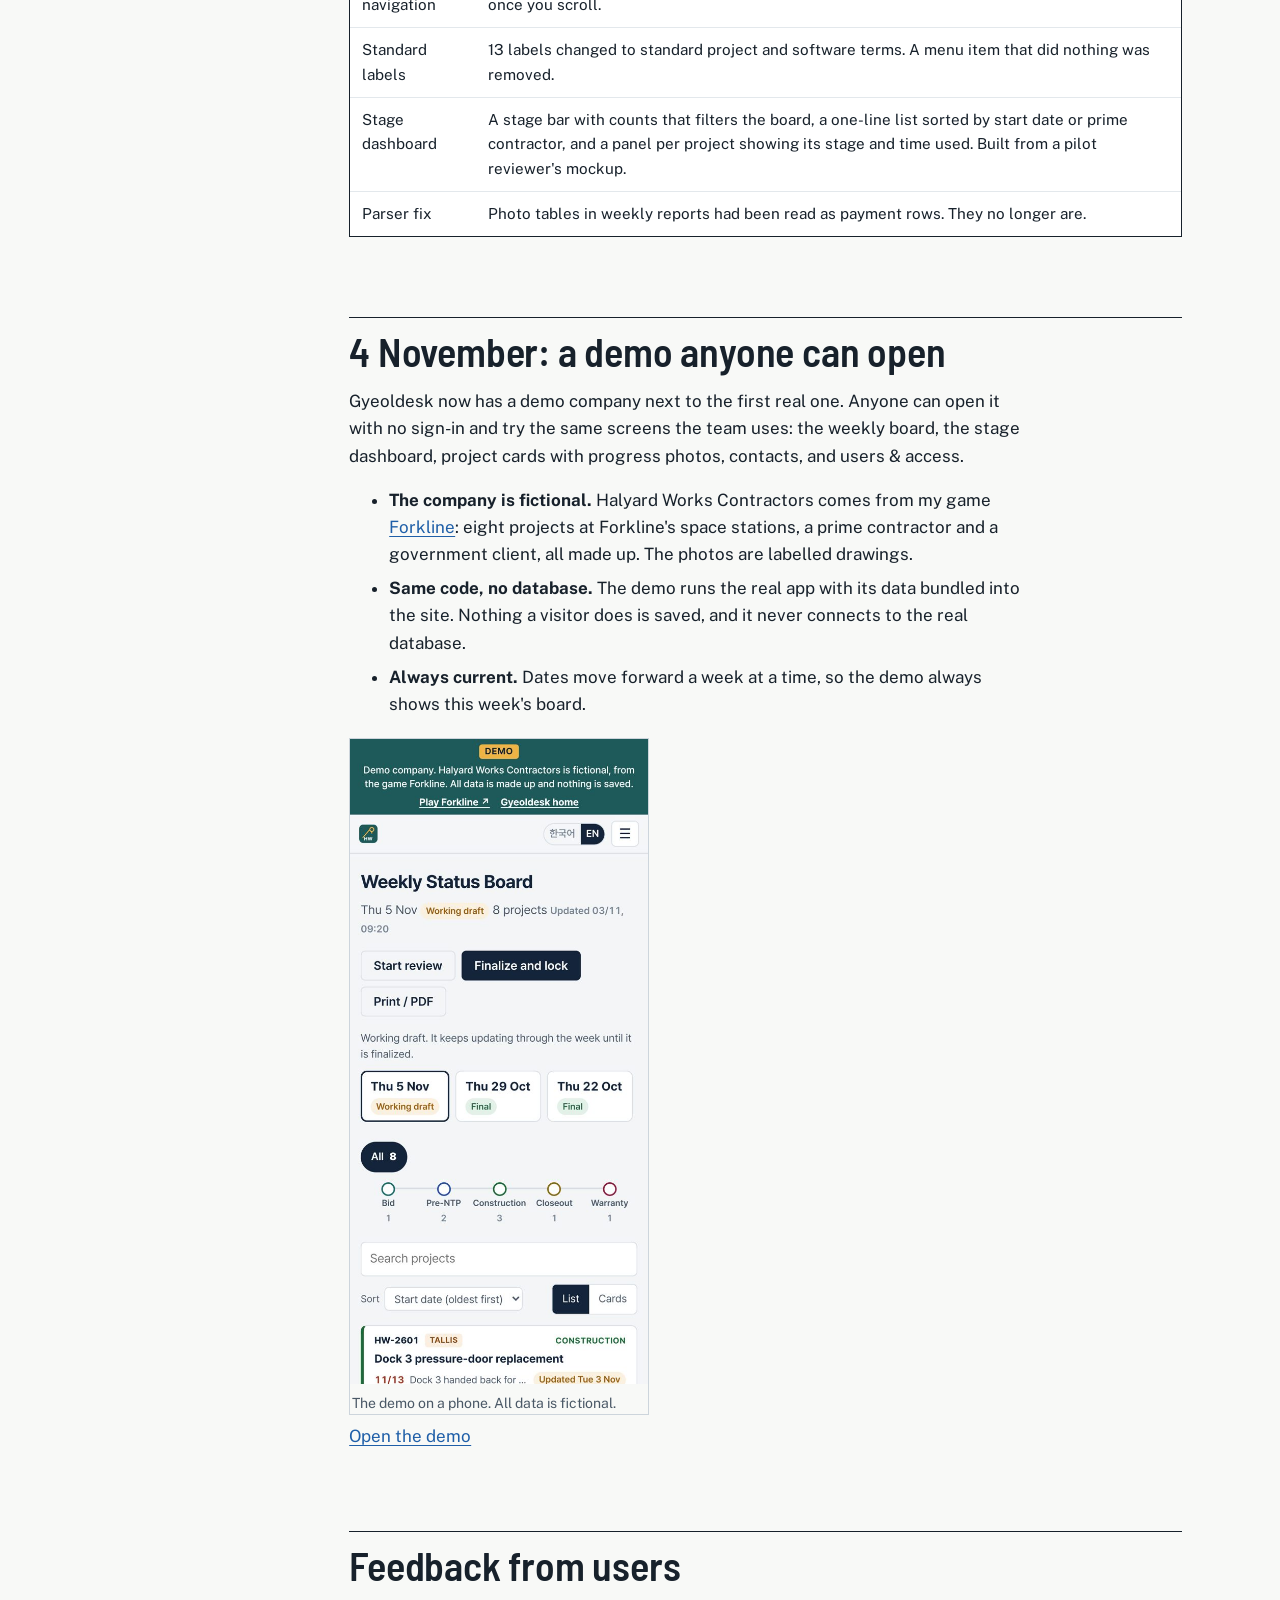
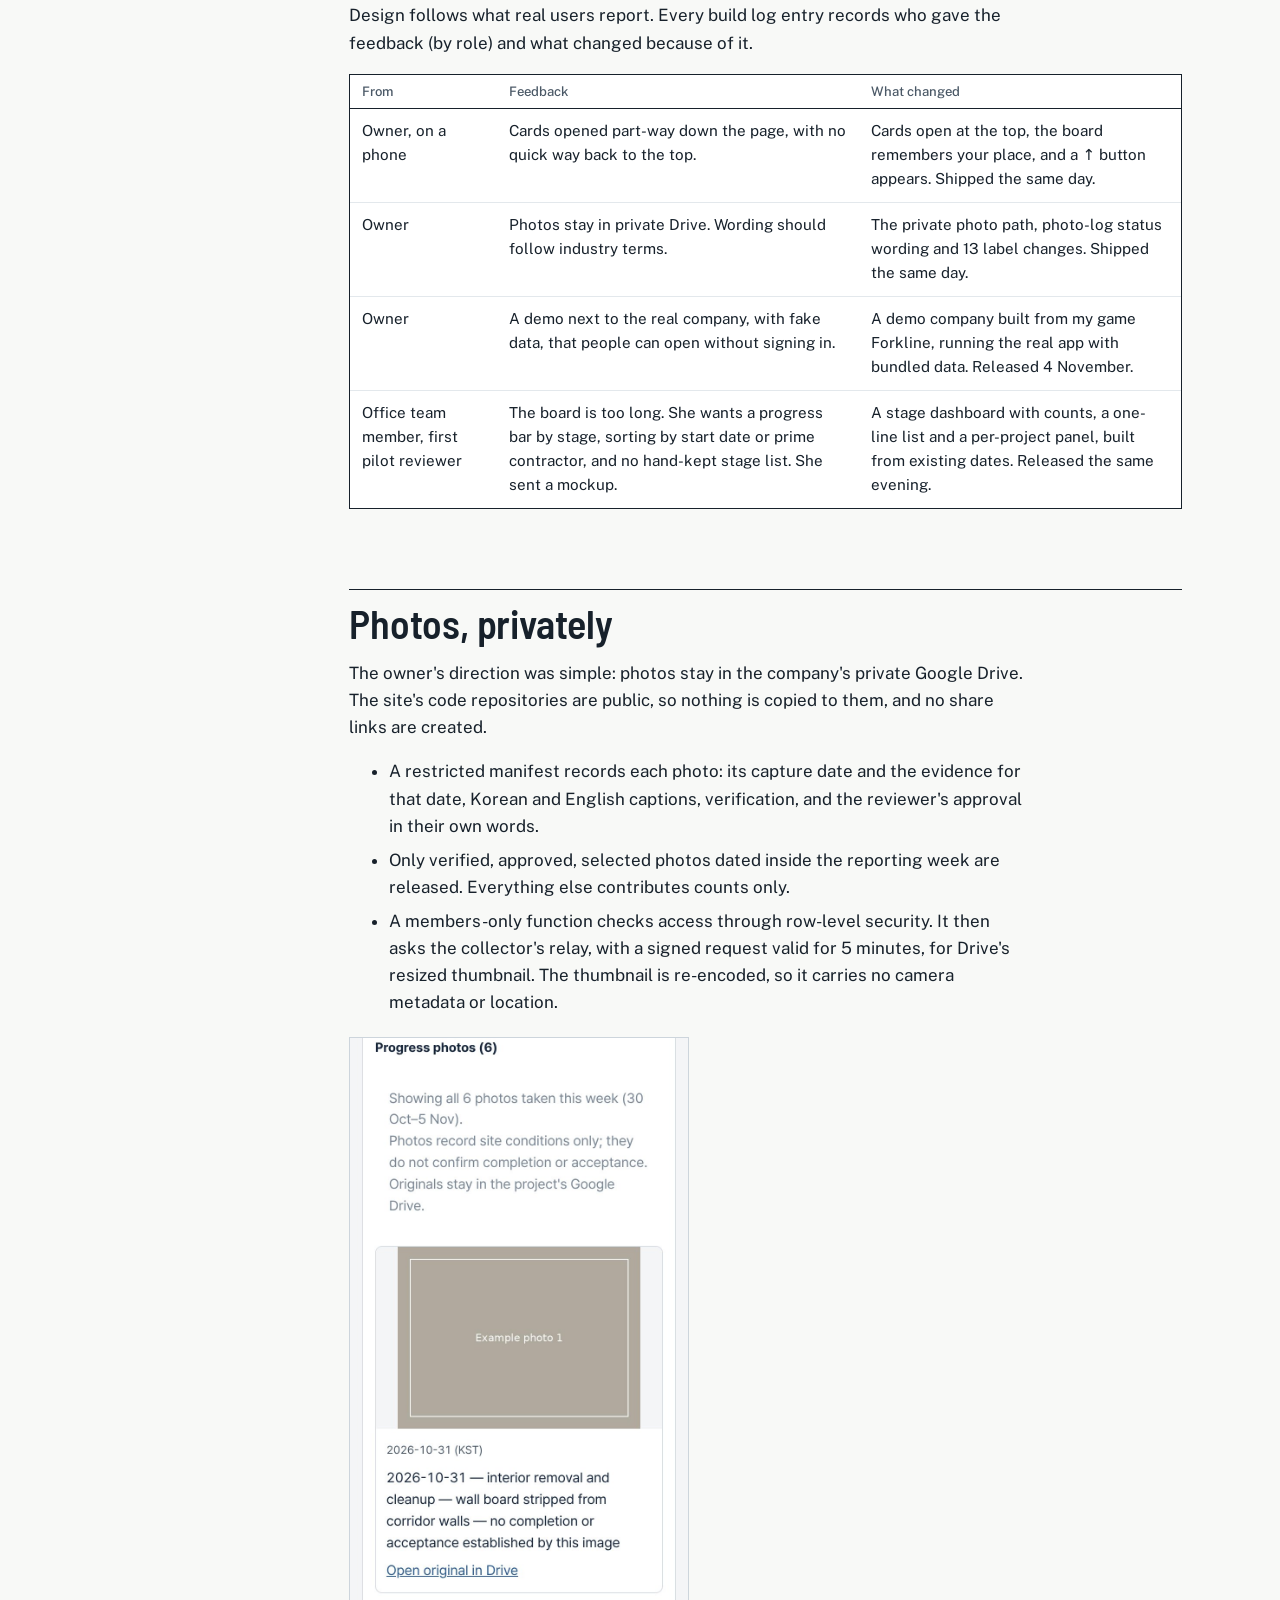
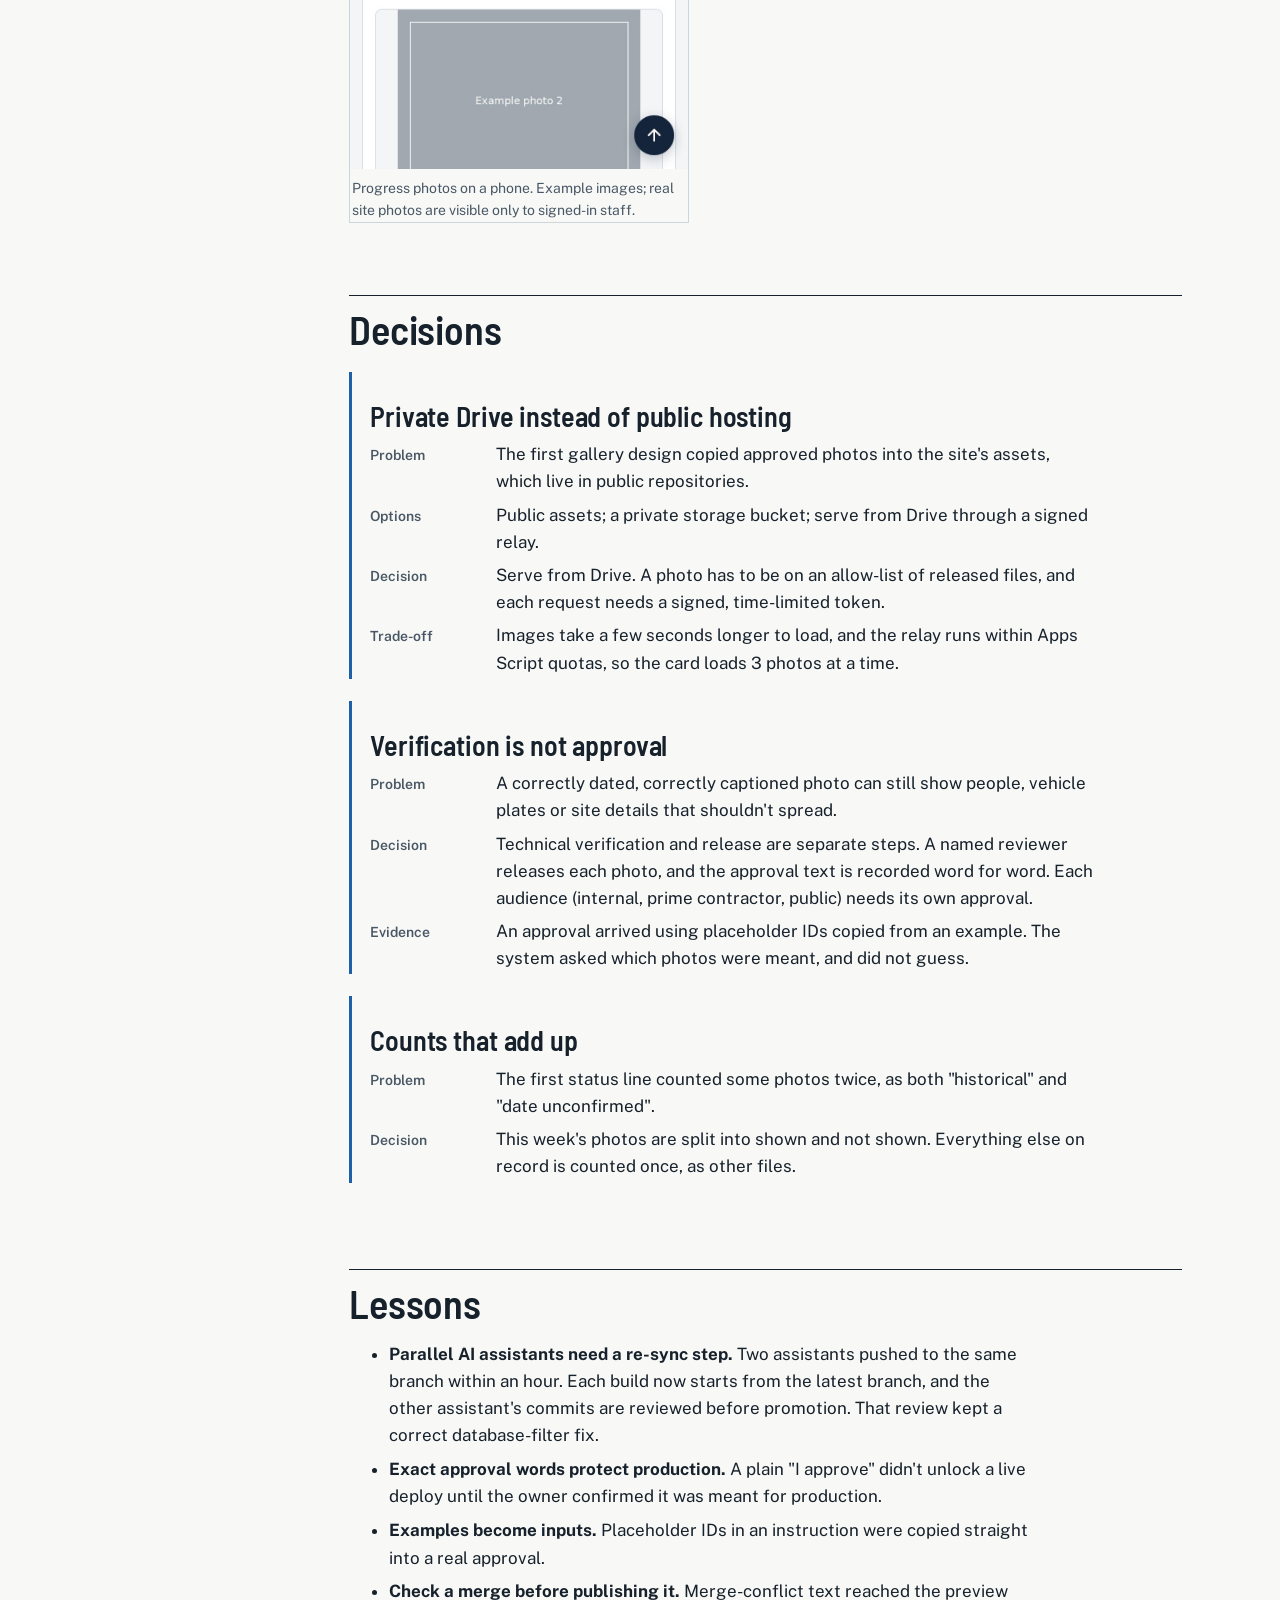
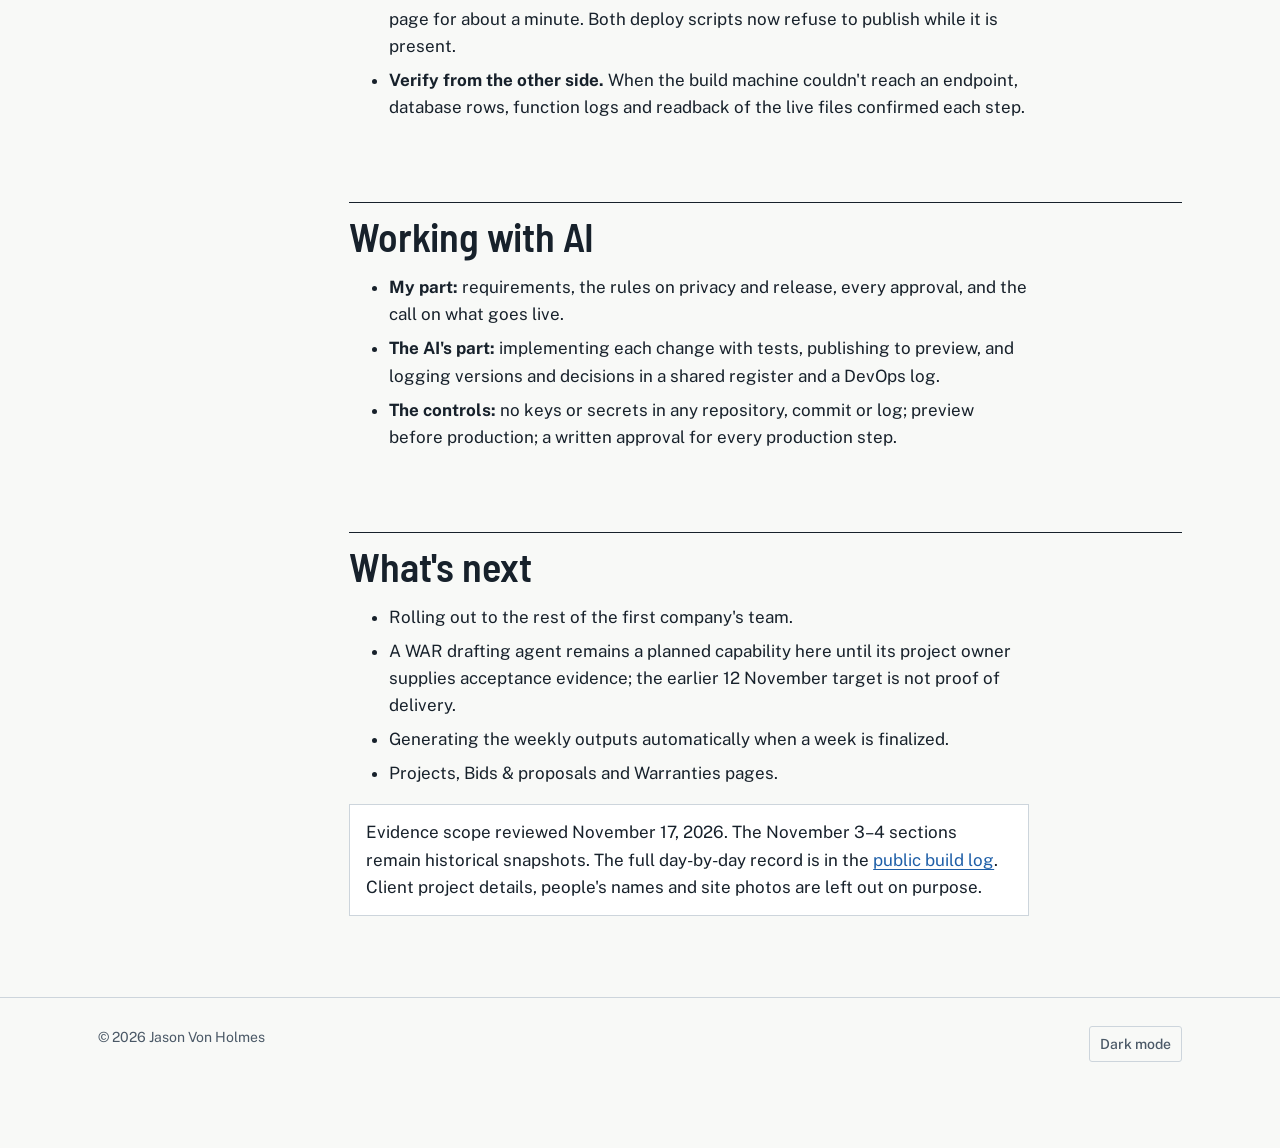
<file: gyeoldesk/index.html>
<!doctype html>
<html lang="en">
<head>
<script async src="https://caldera.social/t/1.js" integrity="sha384-UCnwKWu6Be2g87+ZI1+h367D6yOXEuXFQL2U2Z7PuSoH3oSCsu/cmZMbj4s70JlC" crossorigin="anonymous" data-site="eaac5b5e790b887f"></script>
<meta charset="utf-8">
<meta name="viewport" content="width=device-width, initial-scale=1">
<title>Gyeoldesk case study | Jason Von Holmes</title>
<link rel="canonical" href="https://jasonvholmes.com/gyeoldesk/">
<meta property="og:type" content="website">
<meta property="og:site_name" content="Jason V. Holmes">
<meta property="og:url" content="https://jasonvholmes.com/gyeoldesk/">
<meta property="og:title" content="Gyeoldesk case study | Jason Von Holmes">
<meta property="og:description" content="How Gyeoldesk, a bilingual project desk for Korean contractors on USFK installations, was built and released: preview first, every production release approved, with a public build log.">
<meta property="og:image" content="https://jasonvholmes.com/assets/gyeoldesk/hero.jpg">
<meta property="og:image:alt" content="Gyeoldesk bilingual project desk">
<meta name="twitter:card" content="summary_large_image">
<meta name="twitter:creator" content="@jasonvonholmes">
<meta name="twitter:title" content="Gyeoldesk case study | Jason Von Holmes">
<meta name="twitter:description" content="How Gyeoldesk, a bilingual project desk for Korean contractors on USFK installations, was built and released: preview first, every production release approved, with a public build log.">
<meta name="twitter:image" content="https://jasonvholmes.com/assets/gyeoldesk/hero.jpg">
<meta name="twitter:image:alt" content="Gyeoldesk bilingual project desk">
<meta name="description" content="How Gyeoldesk, a bilingual project desk for Korean contractors on USFK installations, was built and released: preview first, every production release approved, with a public build log.">
<link rel="preconnect" href="https://fonts.googleapis.com">
<link rel="preconnect" href="https://fonts.gstatic.com" crossorigin>
<link href="https://fonts.googleapis.com/css2?family=Barlow+Semi+Condensed:wght@500;600;700&family=Public+Sans:wght@400;500;600&display=swap" rel="stylesheet">
<link rel="icon" type="image/svg+xml" href="../assets/gyeoldesk/icon.svg">
<link rel="stylesheet" href="../css/site.css">
<script src="../js/theme.js"></script>
<script src="../js/top.js" defer></script>
</head>
<body>
<a class="skip" href="#main">Skip to content</a>
<header class="bar">
  <div class="wrap">
    <a href="../">Jason Von Holmes</a>
    <nav aria-label="Site">
      <a href="../#shipped">Shipped</a>
      <a href="../#queue">In the queue</a>
      <a href="../#contact">Contact</a>
    </nav>
  </div>
</header>

<main id="main">
  <div class="wrap cs-hero">
    <a class="crumb" href="../">Back to all projects</a>
    <h1 class="titled"><img src="../assets/gyeoldesk/icon.svg" width="72" height="72" alt="">Gyeoldesk</h1>
    <p class="lede">A bilingual Korean/English project desk for Korean construction contractors working on USFK installations. The first company runs its weekly report, contacts and progress photos on it. This page covers how it is built and what changed, day by day.</p>
    <div class="actions">
      <a class="btn primary" href="https://gyeoldesk.com/">Visit gyeoldesk.com</a>
      <a class="btn" href="https://github.com/jvholmes87/jvholmes87.github.io/blob/main/gyeoldesk/build-log.md">Read the build log</a>
      <a class="btn" href="biddesk/">Read BidDesk Case 001</a>
      <span class="status">Live with its first company</span>
    </div>
  </div>

  <div class="wrap cs">
    <aside aria-label="On this page">
      <ol>
        <li><a href="#goal">Goal</a></li>
        <li><a href="#system">System</a></li>
        <li><a href="#architecture">Architecture and trust boundaries</a></li>
        <li><a href="#traceability">Requirements to evidence</a></li>
        <li><a href="#current-evidence">Current evidence</a></li>
        <li><a href="#nov3">3 Nov: what shipped</a></li>
        <li><a href="#feedback">Feedback from users</a></li>
        <li><a href="#photos">Photos, privately</a></li>
        <li><a href="#decisions">Decisions</a></li>
        <li><a href="#lessons">Lessons</a></li>
        <li><a href="#ai">Working with AI</a></li>
        <li><a href="#next">What's next</a></li>
      </ol>
    </aside>

    <article>
      <section id="current-evidence">
        <h2>12–16 November: reporting and release controls</h2>
        <p>The <a href="https://github.com/jvholmes87/gyeoldesk-site/pull/8">12 November reporting change</a> adds JPG download and replaces blurry PDF font output with static Pretendard fonts. Its recorded reviewer feedback was a blurry printed report and the need for a shareable image. The release record reports English/Korean download checks and TrueType PDF inspection; those export checks were not repeated in this portfolio audit.</p>
        <p>On 16 November, <a href="https://github.com/jvholmes87/gyeoldesk-site/commit/1056865570f718397d6d4cee8fa8214d14b39b48">release-control housekeeping</a> added CI, third-party notices and documented release rules. A <a href="https://github.com/jvholmes87/gyeoldesk-site/commit/e9275194e880755bf4ec9490744aef00421e247f">separate homepage correction</a> distinguishes features in use from features still being built. This portfolio update does not repeat those product changes.</p>
        <p>At frontend revision <code>2732960</code>, this audit reran 20 tests: 5 demo-isolation tests, 3 photo-request tests and 12 photo-display tests; all passed on 17 November. This is a frontend test scope, not a replacement for the 29 tests recorded for the 3 November release or proof of backend deployment acceptance.</p>
        <p>The fictional-data demo opened without sign-in and rendered its weekly board, stage counts and export controls. The <a href="https://github.com/jvholmes87/gyeoldesk-site/blob/2732960812375c119ce9cd56c4b92b51bcc94b5e/README.md">frontend source record</a> identifies WAR reporting, contacts and team access as released, while dedicated Projects, Proposals, Warranties and project questions remain coming soon. Company workspaces receive a release only after synchronization; a merge alone does not prove every company has it.</p>
        <p><strong>Company deployment checked 17 November:</strong> the first company’s deployment repository records a synchronization from frontend revision <code>2732960</code> on 16 November at 23:47 KST. All 36 asset files match that source revision after newline normalization. Readback of the public and company sites confirmed matching page shells and six selected assets per site, including the app, styles, photo modules, JPG export library and third-party notices. The <a href="https://github.com/jvholmes87/gyeoldesk-site/blob/2732960812375c119ce9cd56c4b92b51bcc94b5e/DEPLOY.md">release record</a> documents the earlier synchronization gap and the required post-merge step. This verifies the served frontend snapshot; signed-in workflows, backend access controls and report-export output still require their own acceptance evidence.</p>
      </section>

      <section id="goal">
        <h2>Goal</h2>
        <p>Korean subcontractors on U.S. military construction work in two languages, across email, chat, spreadsheets and shared drives. Every weekly report and status sheet was rebuilt by hand, so outputs went stale on their own. Gyeoldesk gives the whole team one current picture of each task order, in Korean or English, on a phone or a computer.</p>
        <p>The design rule: facts flow one way, from the source records to the outputs. Nobody edits an output by hand.</p>
      </section>

      <section id="system">
        <h2>System</h2>
        <ul>
          <li><strong>Sources:</strong> the company's Google Drive (weekly report items, project files, photo manifests) and its project-controls tracker (submittal register, contacts, roster).</li>
          <li><strong>Collector:</strong> Apps Script in the company's own Google account. The weekly report syncs every 15 minutes; records, contacts and photos sync every hour. Every request is signed.</li>
          <li><strong>Database:</strong> Supabase Postgres in Seoul. Organization-scoped access policies are designed to restrict records to approved company members, with internal notes and raw source text reserved for admins. Live cross-company isolation requires separate acceptance tests.</li>
          <li><strong>Site:</strong> a static app on GitHub Pages, with one subdomain per company. Sign-in uses an email and a 6-digit code.</li>
          <li><strong>Releases:</strong> a preview site first. A production release happens only after the owner approves it in writing.</li>
        </ul>
      </section>

      <section id="architecture">
        <h2>Architecture and trust boundaries</h2>
        <p>Gyeoldesk separates source records, ingestion, authorized storage and presentation. The browser is a consumer of approved data; a hidden screen or client-side flag is not an authorization boundary.</p>
        <ol>
          <li><strong>Source to intake:</strong> a collector reads the company's Drive records and tracker, then sends signed requests to backend intake. Source identifiers, modification times and content hashes support traceability and duplicate detection. The collector's account permissions and signing credentials remain operational controls.</li>
          <li><strong>Intake to database:</strong> backend code stores company-scoped records. The schema separates team-visible snapshots from internal notes and raw source text. Finalized weeks have write-lock controls. Source inspection establishes the intended controls; deployed migration state and denial tests establish whether they work in production.</li>
          <li><strong>Database to browser:</strong> signed-in workspaces use membership and role checks. The public demo follows a separate bundled-data path that refuses writes and sign-in. Preview uses the live database, so it needs the same care as a real workspace.</li>
          <li><strong>Photo request to private Drive:</strong> the photo service reads released records as the caller, then requests an allowed thumbnail through a signed relay. Manifest verification, release authority, reporting-week selection and successful image decoding are separate checks. Changing Drive sharing is not a fallback for failed access.</li>
        </ol>
        <p>The <a href="https://github.com/jvholmes87/gyeoldesk-site/blob/2732960812375c119ce9cd56c4b92b51bcc94b5e/README.md">frontend/deployment map</a> and <a href="https://github.com/jvholmes87/gyeoldesk-site/blob/2732960812375c119ce9cd56c4b92b51bcc94b5e/docs/war-photo-integration.md">photo integration record</a> explain these boundaries. Backend schema and service source were inspected privately for this review; client documents, operational examples, credentials and private source links are excluded.</p>
      </section>

      <section id="traceability">
        <h2>Requirements to evidence</h2>
        <p>This is a portfolio review map of engineering needs, implementation and evidence. It is not an approved project-wide requirements baseline. Each result has a defined scope.</p>
        <div class="data" role="region" aria-label="Engineering needs and acceptance evidence" tabindex="0"><table>
          <thead><tr><th scope="col">Need</th><th scope="col">Implementation / evidence</th><th scope="col">Acceptance boundary</th></tr></thead>
          <tbody>
            <tr><td>Let visitors explore without touching company data.</td><td>Bundled fictional demo; <a href="https://github.com/jvholmes87/gyeoldesk-site/blob/2732960812375c119ce9cd56c4b92b51bcc94b5e/tests/demo.test.mjs">5 tests</a> passed on 17 November, including network isolation and write refusal. Browser WAR board opened.</td><td>Verified for the demo path; this does not test live tenant authorization.</td></tr>
            <tr><td>Keep internal material outside ordinary team access.</td><td>Separate internal/raw-source schema and role policies inspected in backend source.</td><td>Current deployed policy inventory and denied-access tests with controlled member/admin/other-company identities remain unverified in this audit.</td></tr>
            <tr><td>Make reporting reproducible and preserve final records.</td><td>Source timestamps, content hashes and final-week lock controls inspected in schema and collector records.</td><td>Live duplicate-ingest, final-week rejection and authorized correction tests remain outstanding.</td></tr>
            <tr><td>Show only appropriately released photos, with honest failures.</td><td><a href="https://github.com/jvholmes87/gyeoldesk-site/blob/2732960812375c119ce9cd56c4b92b51bcc94b5e/tests/war-photos.test.mjs">12 display tests</a> and <a href="https://github.com/jvholmes87/gyeoldesk-site/blob/2732960812375c119ce9cd56c4b92b51bcc94b5e/tests/photo-request.test.mjs">3 request tests</a> passed on 17 November: scope/release gates, readable fallback, one refresh after expiry and no authorization bypass.</td><td>Fictional local fixtures; real manifest selection, service access, relay behavior and actual decoded images need controlled end-to-end evidence.</td></tr>
            <tr><td>Ship the reviewed frontend to company workspaces.</td><td>Preview/owner-merge/sync process; source revision, 36 asset comparisons and 14 live-file readbacks recorded above.</td><td>Served frontend verified. Deployment of backend functions and database migrations is tracked separately.</td></tr>
            <tr><td>Produce readable bilingual report outputs.</td><td>12 November release records JPG and PDF-font checks in English and Korean, linked above.</td><td>Recorded release evidence; fresh exported files were not inspected in this audit.</td></tr>
          </tbody>
        </table></div>
        <p><strong>Next acceptance package:</strong> a dated configuration inventory, controlled test identities and synthetic records, expected allowed/denied outcomes, actual responses, deployment revisions and owner sign-off. Keep that evidence in the project's restricted operating record; publish only an approved, sanitized summary.</p>
      </section>

      <section id="nov3">
        <h2>3 November: what shipped</h2>
        <p>That day saw four production releases, two database migrations, one new server function and 29 automated tests. Each release went to preview first and was approved before going live.</p>
        <div class="data" role="region" aria-label="Updates shipped on 3 November 2026" tabindex="0">
          <table>
            <thead><tr><th scope="col">Update</th><th scope="col">What a user sees</th></tr></thead>
            <tbody>
              <tr><td>Contacts directory</td><td>Who to contact on each project, who gets each email, which address to send from, and what each person can approve. Mobile numbers are visible to admins only.</td></tr>
              <tr><td>Progress photos</td><td>Photos a named reviewer approved for the week, shown on the project card to signed-in staff. Originals stay in private Drive.</td></tr>
              <tr><td>Photo status line</td><td>"Showing 14 of 22 photos taken this week (30 Oct–5 Nov)", why the rest aren't shown, and a note that a photo does not confirm completion.</td></tr>
              <tr><td>Card navigation</td><td>Cards open at the top. "Back to the board" returns to where you were. A ↑ button appears once you scroll.</td></tr>
              <tr><td>Standard labels</td><td>13 labels changed to standard project and software terms. A menu item that did nothing was removed.</td></tr>
              <tr><td>Stage dashboard</td><td>A stage bar with counts that filters the board, a one-line list sorted by start date or prime contractor, and a panel per project showing its stage and time used. Built from a pilot reviewer's mockup.</td></tr>
              <tr><td>Parser fix</td><td>Photo tables in weekly reports had been read as payment rows. They no longer are.</td></tr>
            </tbody>
          </table>
        </div>
      </section>

      <section id="demo">
        <h2>4 November: a demo anyone can open</h2>
        <p>Gyeoldesk now has a demo company next to the first real one. Anyone can open it with no sign-in and try the same screens the team uses: the weekly board, the stage dashboard, project cards with progress photos, contacts, and users &amp; access.</p>
        <ul>
          <li><strong>The company is fictional.</strong> Halyard Works Contractors comes from my game <a href="https://playforkline.com/">Forkline</a>: eight projects at Forkline's space stations, a prime contractor and a government client, all made up. The photos are labelled drawings.</li>
          <li><strong>Same code, no database.</strong> The demo runs the real app with its data bundled into the site. Nothing a visitor does is saved, and it never connects to the real database.</li>
          <li><strong>Always current.</strong> Dates move forward a week at a time, so the demo always shows this week's board.</li>
        </ul>
        <figure style="max-width:300px">
          <img src="../assets/gyeoldesk/demo-board.jpg" width="585" height="1266" loading="lazy" alt="The demo company's weekly status board on a phone: a green banner saying the company is fictional, the week selector, and a stage bar with counts for bid, pre-NTP, construction, closeout and warranty">
          <figcaption>The demo on a phone. All data is fictional.</figcaption>
        </figure>
        <p><a href="https://gyeoldesk.com/demo/">Open the demo</a></p>
      </section>

      <section id="feedback">
        <h2>Feedback from users</h2>
        <p>Design follows what real users report. Every build log entry records who gave the feedback (by role) and what changed because of it.</p>
        <div class="data" role="region" aria-label="User feedback and resulting changes" tabindex="0">
          <table>
            <thead><tr><th scope="col">From</th><th scope="col">Feedback</th><th scope="col">What changed</th></tr></thead>
            <tbody>
              <tr><td>Owner, on a phone</td><td>Cards opened part-way down the page, with no quick way back to the top.</td><td>Cards open at the top, the board remembers your place, and a ↑ button appears. Shipped the same day.</td></tr>
              <tr><td>Owner</td><td>Photos stay in private Drive. Wording should follow industry terms.</td><td>The private photo path, photo-log status wording and 13 label changes. Shipped the same day.</td></tr>
              <tr><td>Owner</td><td>A demo next to the real company, with fake data, that people can open without signing in.</td><td>A demo company built from my game Forkline, running the real app with bundled data. Released 4 November.</td></tr>
              <tr><td>Office team member, first pilot reviewer</td><td>The board is too long. She wants a progress bar by stage, sorting by start date or prime contractor, and no hand-kept stage list. She sent a mockup.</td><td>A stage dashboard with counts, a one-line list and a per-project panel, built from existing dates. Released the same evening.</td></tr>
            </tbody>
          </table>
        </div>
      </section>

      <section id="photos">
        <h2>Photos, privately</h2>
        <p>The owner's direction was simple: photos stay in the company's private Google Drive. The site's code repositories are public, so nothing is copied to them, and no share links are created.</p>
        <ul>
          <li>A restricted manifest records each photo: its capture date and the evidence for that date, Korean and English captions, verification, and the reviewer's approval in their own words.</li>
          <li>Only verified, approved, selected photos dated inside the reporting week are released. Everything else contributes counts only.</li>
          <li>A members-only function checks access through row-level security. It then asks the collector's relay, with a signed request valid for 5 minutes, for Drive's resized thumbnail. The thumbnail is re-encoded, so it carries no camera metadata or location.</li>
        </ul>
        <figure style="max-width:340px">
          <img src="../assets/gyeoldesk/phone-photos.jpg" width="780" height="1688" loading="lazy" alt="Progress photos on a phone: a status line reading Showing all 6 photos taken this week, then photos with capture date, caption and an Open original in Drive link. Example images shown">
          <figcaption>Progress photos on a phone. Example images; real site photos are visible only to signed-in staff.</figcaption>
        </figure>
      </section>

      <section id="decisions">
        <h2>Decisions</h2>

        <div class="decision">
          <h3>Private Drive instead of public hosting</h3>
          <dl>
            <dt>Problem</dt><dd>The first gallery design copied approved photos into the site's assets, which live in public repositories.</dd>
            <dt>Options</dt><dd>Public assets; a private storage bucket; serve from Drive through a signed relay.</dd>
            <dt>Decision</dt><dd>Serve from Drive. A photo has to be on an allow-list of released files, and each request needs a signed, time-limited token.</dd>
            <dt>Trade-off</dt><dd>Images take a few seconds longer to load, and the relay runs within Apps Script quotas, so the card loads 3 photos at a time.</dd>
          </dl>
        </div>

        <div class="decision">
          <h3>Verification is not approval</h3>
          <dl>
            <dt>Problem</dt><dd>A correctly dated, correctly captioned photo can still show people, vehicle plates or site details that shouldn't spread.</dd>
            <dt>Decision</dt><dd>Technical verification and release are separate steps. A named reviewer releases each photo, and the approval text is recorded word for word. Each audience (internal, prime contractor, public) needs its own approval.</dd>
            <dt>Evidence</dt><dd>An approval arrived using placeholder IDs copied from an example. The system asked which photos were meant, and did not guess.</dd>
          </dl>
        </div>

        <div class="decision">
          <h3>Counts that add up</h3>
          <dl>
            <dt>Problem</dt><dd>The first status line counted some photos twice, as both "historical" and "date unconfirmed".</dd>
            <dt>Decision</dt><dd>This week's photos are split into shown and not shown. Everything else on record is counted once, as other files.</dd>
          </dl>
        </div>
      </section>

      <section id="lessons">
        <h2>Lessons</h2>
        <ul>
          <li><strong>Parallel AI assistants need a re-sync step.</strong> Two assistants pushed to the same branch within an hour. Each build now starts from the latest branch, and the other assistant's commits are reviewed before promotion. That review kept a correct database-filter fix.</li>
          <li><strong>Exact approval words protect production.</strong> A plain "I approve" didn't unlock a live deploy until the owner confirmed it was meant for production.</li>
          <li><strong>Examples become inputs.</strong> Placeholder IDs in an instruction were copied straight into a real approval.</li>
          <li><strong>Check a merge before publishing it.</strong> Merge-conflict text reached the preview page for about a minute. Both deploy scripts now refuse to publish while it is present.</li>
          <li><strong>Verify from the other side.</strong> When the build machine couldn't reach an endpoint, database rows, function logs and readback of the live files confirmed each step.</li>
        </ul>
      </section>

      <section id="ai">
        <h2>Working with AI</h2>
        <ul>
          <li><strong>My part:</strong> requirements, the rules on privacy and release, every approval, and the call on what goes live.</li>
          <li><strong>The AI's part:</strong> implementing each change with tests, publishing to preview, and logging versions and decisions in a shared register and a DevOps log.</li>
          <li><strong>The controls:</strong> no keys or secrets in any repository, commit or log; preview before production; a written approval for every production step.</li>
        </ul>
      </section>

      <section id="next">
        <h2>What's next</h2>
        <ul>
          <li>Rolling out to the rest of the first company's team.</li>
          <li>A WAR drafting agent remains a planned capability here until its project owner supplies acceptance evidence; the earlier 12 November target is not proof of delivery.</li>
          <li>Generating the weekly outputs automatically when a week is finalized.</li>
          <li>Projects, Bids &amp; proposals and Warranties pages.</li>
        </ul>
        <p class="note">Evidence scope reviewed November 17, 2026. The November 3–4 sections remain historical snapshots. The full day-by-day record is in the <a href="https://github.com/jvholmes87/jvholmes87.github.io/blob/main/gyeoldesk/build-log.md">public build log</a>. Client project details, people's names and site photos are left out on purpose.</p>
      </section>
    </article>
  </div>
</main>

<footer>
  <div class="wrap">
    <span>© 2026 Jason Von Holmes</span>
    <button class="theme-btn" type="button">Dark mode</button>
  </div>
</footer>
</body>
</html>
</file>
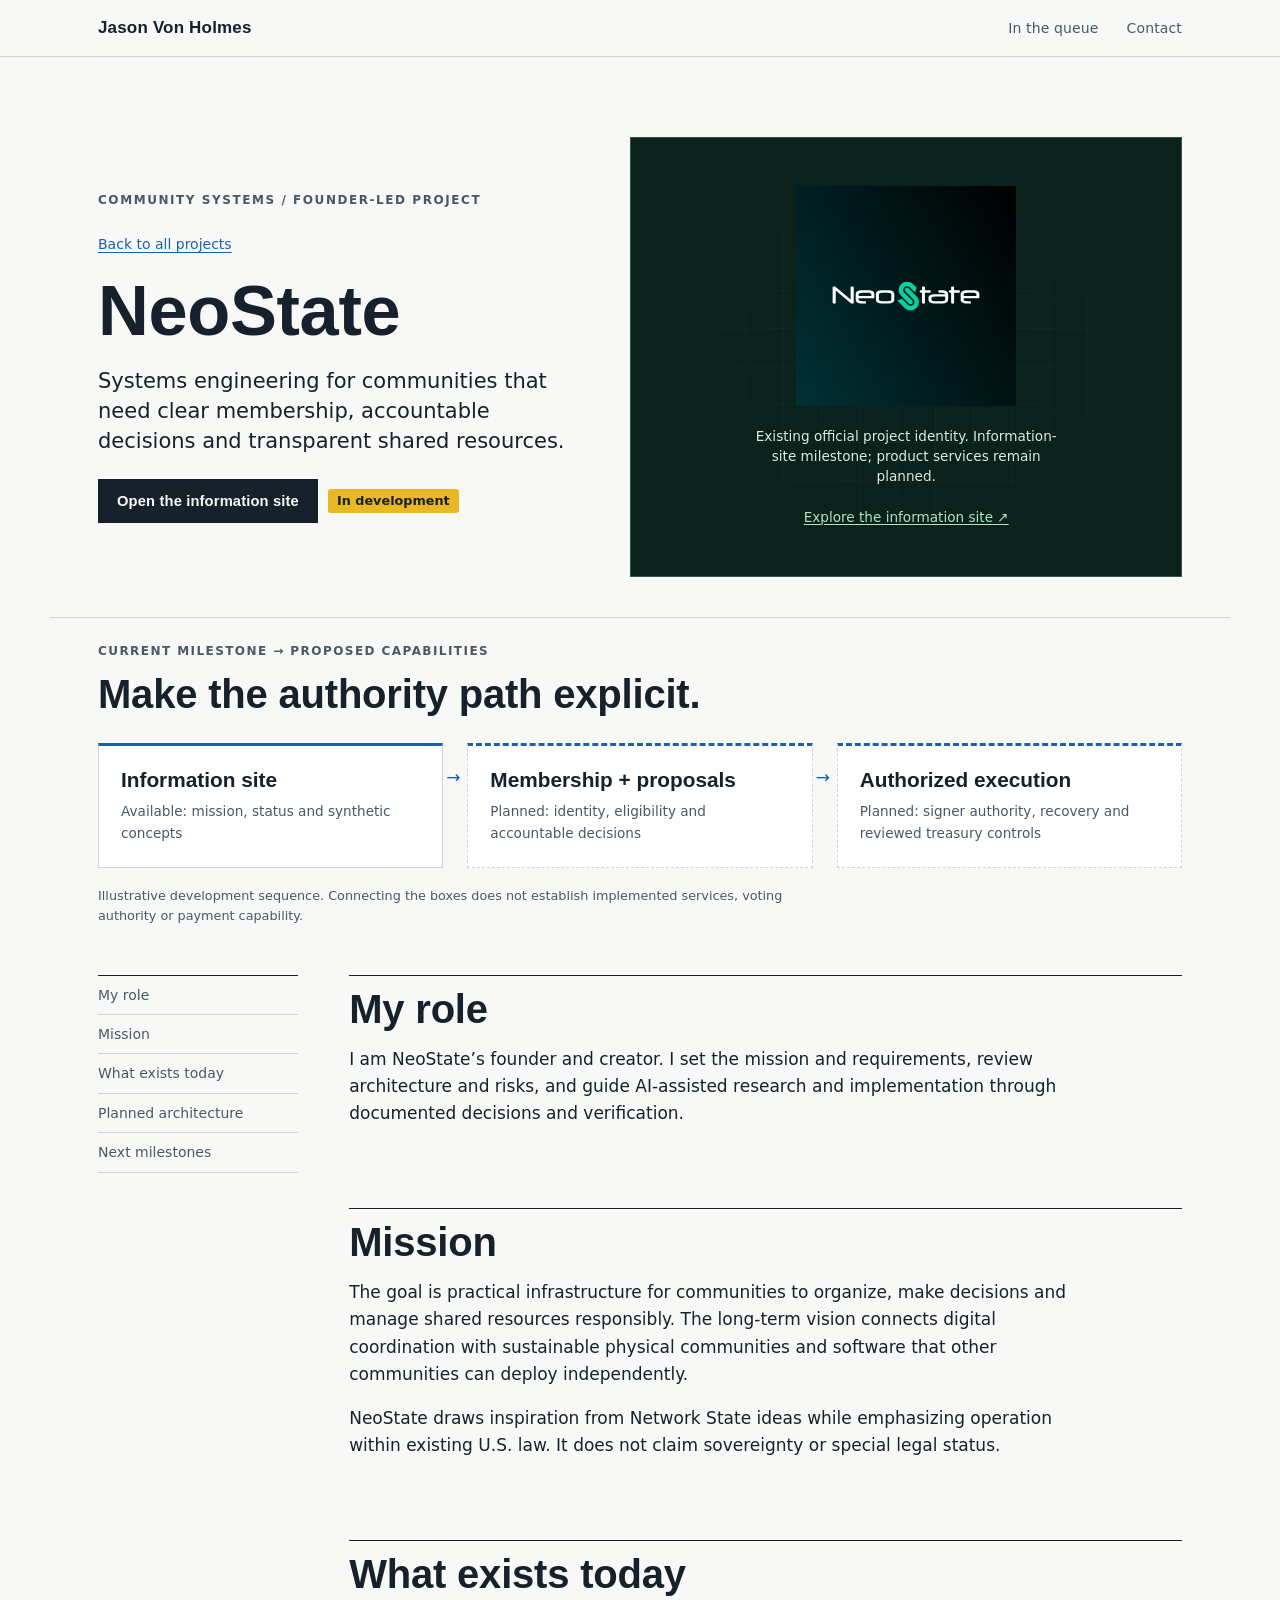
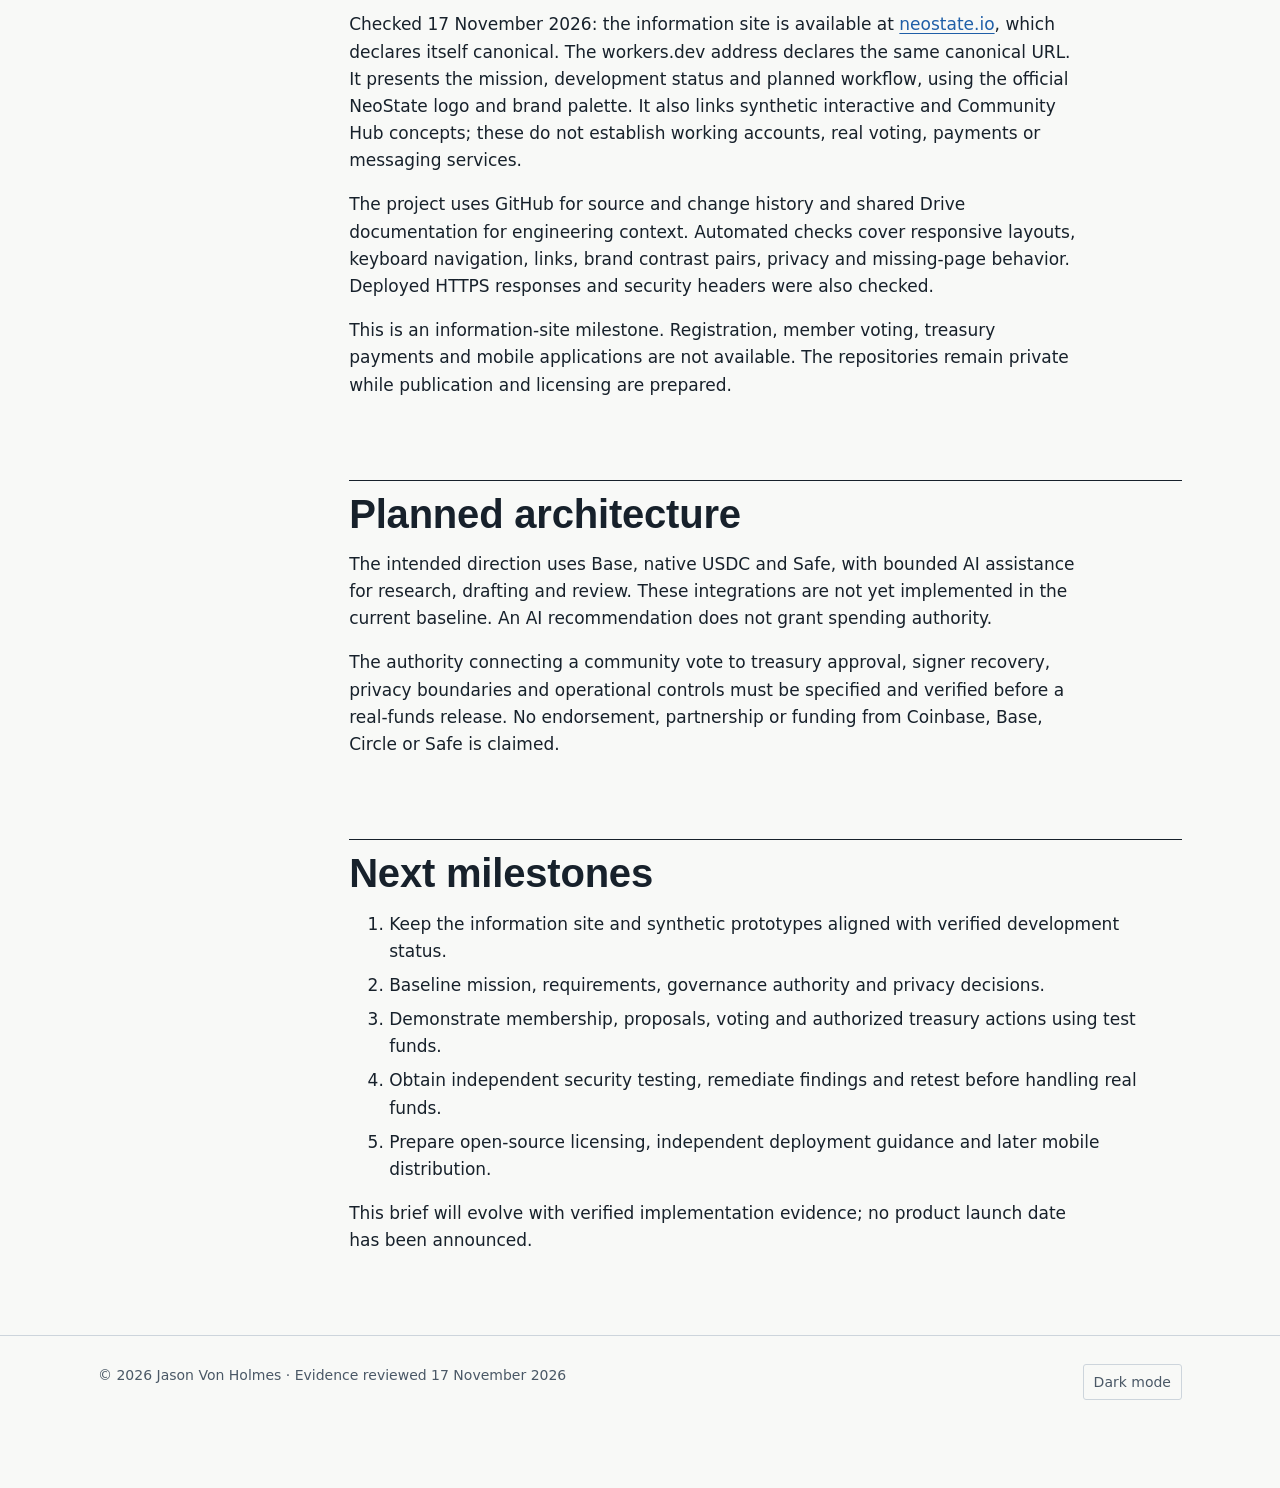
<file: neostate-project/index.html>
<!doctype html>
<html lang="en"><head><meta charset="utf-8"><meta name="viewport" content="width=device-width, initial-scale=1">
<title>NeoState project brief | Jason Von Holmes</title>
<link rel="canonical" href="https://jasonvholmes.com/neostate-project/">
<meta property="og:type" content="website">
<meta property="og:site_name" content="Jason V. Holmes">
<meta property="og:url" content="https://jasonvholmes.com/neostate-project/">
<meta property="og:title" content="NeoState project brief | Jason V. Holmes">
<meta property="og:description" content="Founder-led community governance project: information site and synthetic concepts, with product services still in development.">
<meta property="og:image" content="https://avatars.githubusercontent.com/u/147929460?v=4"><meta property="og:image:alt" content="Jason V. Holmes profile image">
<meta name="twitter:card" content="summary">
<meta name="twitter:creator" content="@jasonvonholmes">
<meta name="twitter:title" content="NeoState project brief | Jason V. Holmes">
<meta name="twitter:description" content="Information site and synthetic concepts; governance and financial services remain planned.">
<meta name="twitter:image" content="https://avatars.githubusercontent.com/u/147929460?v=4"><meta name="twitter:image:alt" content="Jason V. Holmes profile image">

<meta name="description" content="Jason Von Holmes’s NeoState project: systems engineering for accountable community governance, with a tested information-site preview and a planned Base, USDC and Safe pilot.">
<link rel="stylesheet" href="../css/site.css"><link rel="stylesheet" href="../css/artifact-stories.css"><script src="../js/artifact-stories.js" defer></script><script src="../js/theme.js"></script><script src="../js/top.js" defer></script>
</head><body><a class="skip" href="#main">Skip to content</a>
<header class="bar"><div class="wrap"><a href="../">Jason Von Holmes</a><nav aria-label="Site"><a href="../#queue">In the queue</a><a href="../#contact">Contact</a></nav></div></header>
<main id="main"><div class="wrap cs-hero"><div class="visual-lead"><div class="visual-copy"><p class="eyebrow">Community systems / founder-led project</p><a class="crumb" href="../#queue">Back to all projects</a><h1>NeoState</h1><p class="lede">Systems engineering for communities that need clear membership, accountable decisions and transparent shared resources.</p><div class="actions"><a class="btn primary" href="https://neostate.io/">Open the information site</a><span class="status">In development</span></div></div><figure class="neo-brand-art"><div class="brand-grid" aria-hidden="true"></div><img src="../assets/neostate/primary.svg" width="3000" height="3000" alt="NeoState official logo"><figcaption>Existing official project identity. Information-site milestone; product services remain planned.</figcaption><a class="brand-art-link" href="https://neostate.io/">Explore the information site ↗</a></figure></div></div><section class="wrap visual-overview" aria-labelledby="neo-overview"><p class="eyebrow">Current milestone → proposed capabilities</p><h2 id="neo-overview">Make the authority path explicit.</h2><ol class="evidence-flow"><li><b>Information site</b><span>Available: mission, status and synthetic concepts</span></li><li class="future"><b>Membership + proposals</b><span>Planned: identity, eligibility and accountable decisions</span></li><li class="future"><b>Authorized execution</b><span>Planned: signer authority, recovery and reviewed treasury controls</span></li></ol><p class="artifact-note">Illustrative development sequence. Connecting the boxes does not establish implemented services, voting authority or payment capability.</p></section><div class="wrap cs"><aside aria-label="On this page"><ol><li><a href="#role">My role</a></li><li><a href="#mission">Mission</a></li><li><a href="#current">What exists today</a></li><li><a href="#direction">Planned architecture</a></li><li><a href="#next">Next milestones</a></li></ol></aside><article>
<section id="role"><h2>My role</h2><p>I am NeoState’s founder and creator. I set the mission and requirements, review architecture and risks, and guide AI-assisted research and implementation through documented decisions and verification.</p></section>
<section id="mission"><h2>Mission</h2><p>The goal is practical infrastructure for communities to organize, make decisions and manage shared resources responsibly. The long-term vision connects digital coordination with sustainable physical communities and software that other communities can deploy independently.</p><p>NeoState draws inspiration from Network State ideas while emphasizing operation within existing U.S. law. It does not claim sovereignty or special legal status.</p></section>
<section id="current"><h2>What exists today</h2><p>Checked 17 November 2026: the information site is available at <a href="https://neostate.io/">neostate.io</a>, which declares itself canonical. The workers.dev address declares the same canonical URL. It presents the mission, development status and planned workflow, using the official NeoState logo and brand palette. It also links synthetic interactive and Community Hub concepts; these do not establish working accounts, real voting, payments or messaging services.</p><p>The project uses GitHub for source and change history and shared Drive documentation for engineering context. Automated checks cover responsive layouts, keyboard navigation, links, brand contrast pairs, privacy and missing-page behavior. Deployed HTTPS responses and security headers were also checked.</p><p>This is an information-site milestone. Registration, member voting, treasury payments and mobile applications are not available. The repositories remain private while publication and licensing are prepared.</p></section>
<section id="direction"><h2>Planned architecture</h2><p>The intended direction uses Base, native USDC and Safe, with bounded AI assistance for research, drafting and review. These integrations are not yet implemented in the current baseline. An AI recommendation does not grant spending authority.</p><p>The authority connecting a community vote to treasury approval, signer recovery, privacy boundaries and operational controls must be specified and verified before a real-funds release. No endorsement, partnership or funding from Coinbase, Base, Circle or Safe is claimed.</p></section>
<section id="next"><h2>Next milestones</h2><ol><li>Keep the information site and synthetic prototypes aligned with verified development status.</li><li>Baseline mission, requirements, governance authority and privacy decisions.</li><li>Demonstrate membership, proposals, voting and authorized treasury actions using test funds.</li><li>Obtain independent security testing, remediate findings and retest before handling real funds.</li><li>Prepare open-source licensing, independent deployment guidance and later mobile distribution.</li></ol><p>This brief will evolve with verified implementation evidence; no product launch date has been announced.</p></section>
</article></div></main><footer><div class="wrap"><span>© 2026 Jason Von Holmes · Evidence reviewed 17 November 2026</span><button class="theme-btn" type="button">Dark mode</button></div></footer></body></html>
</file>
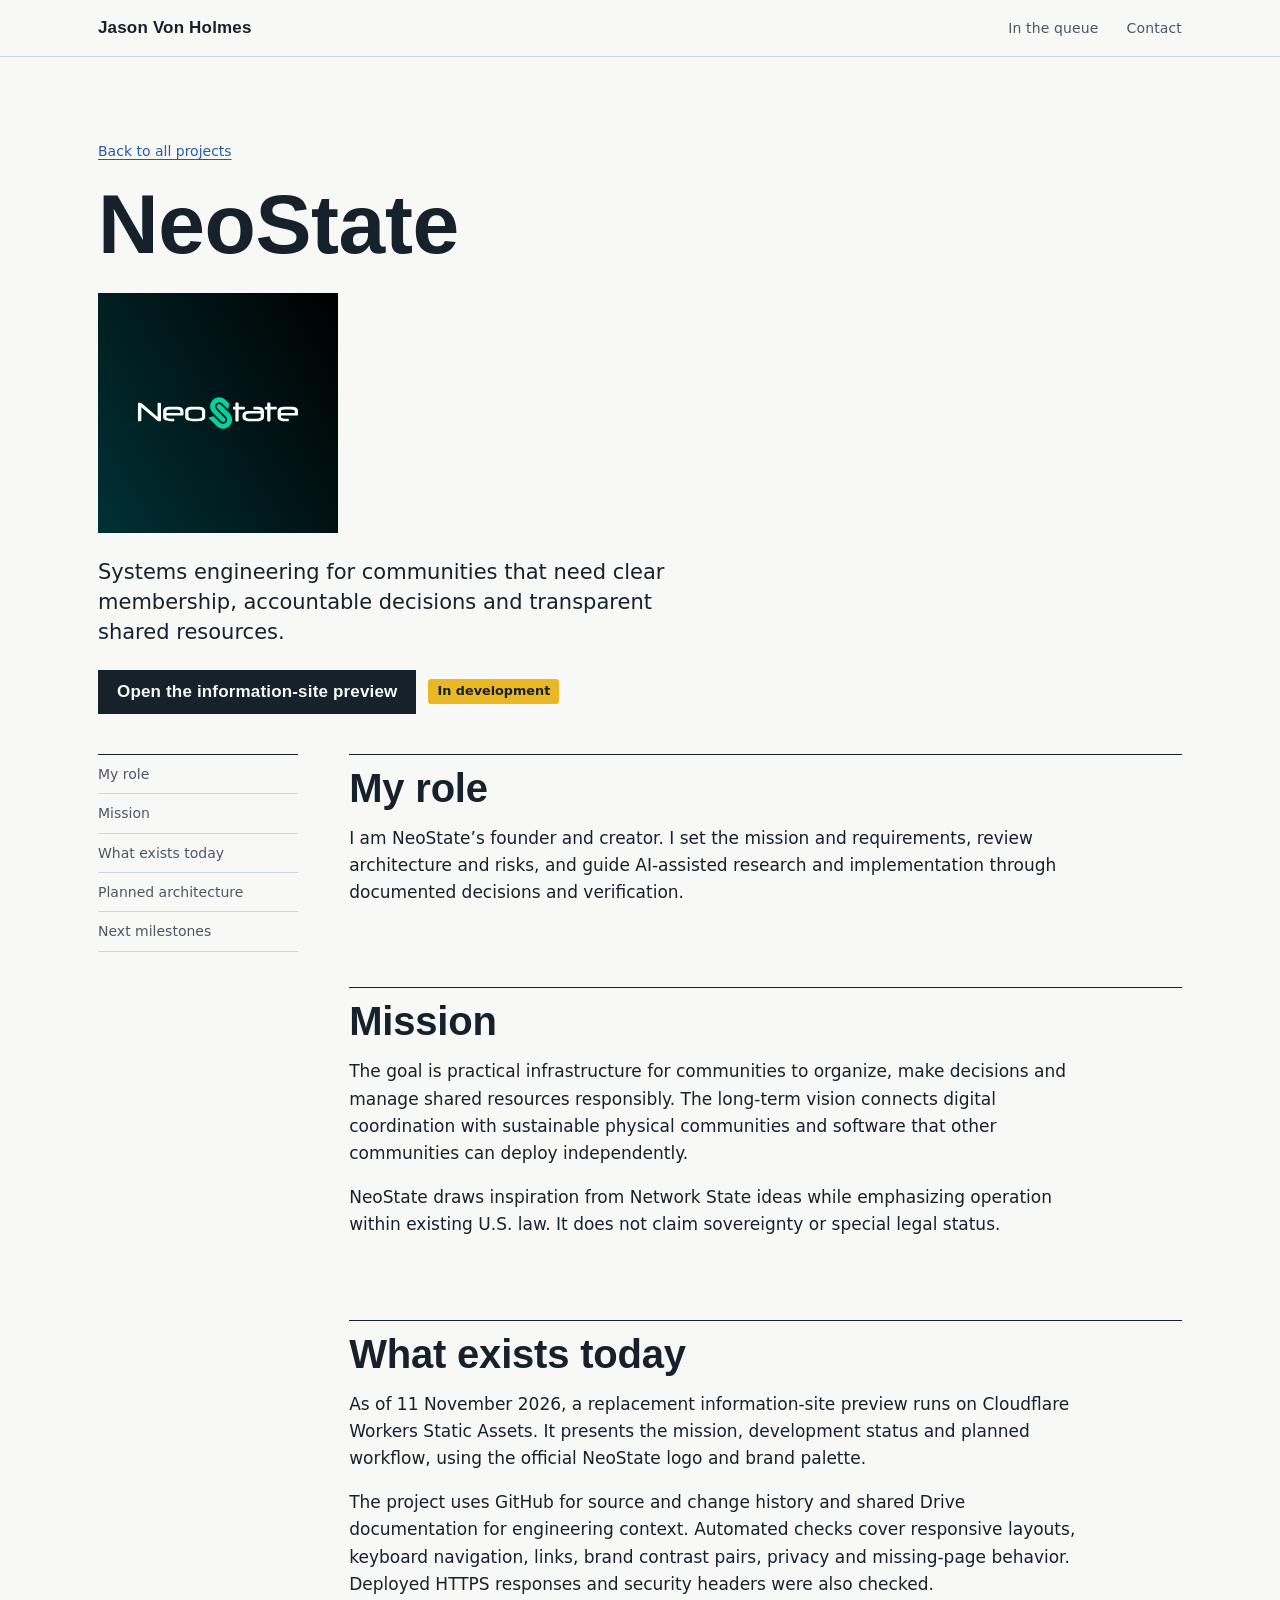
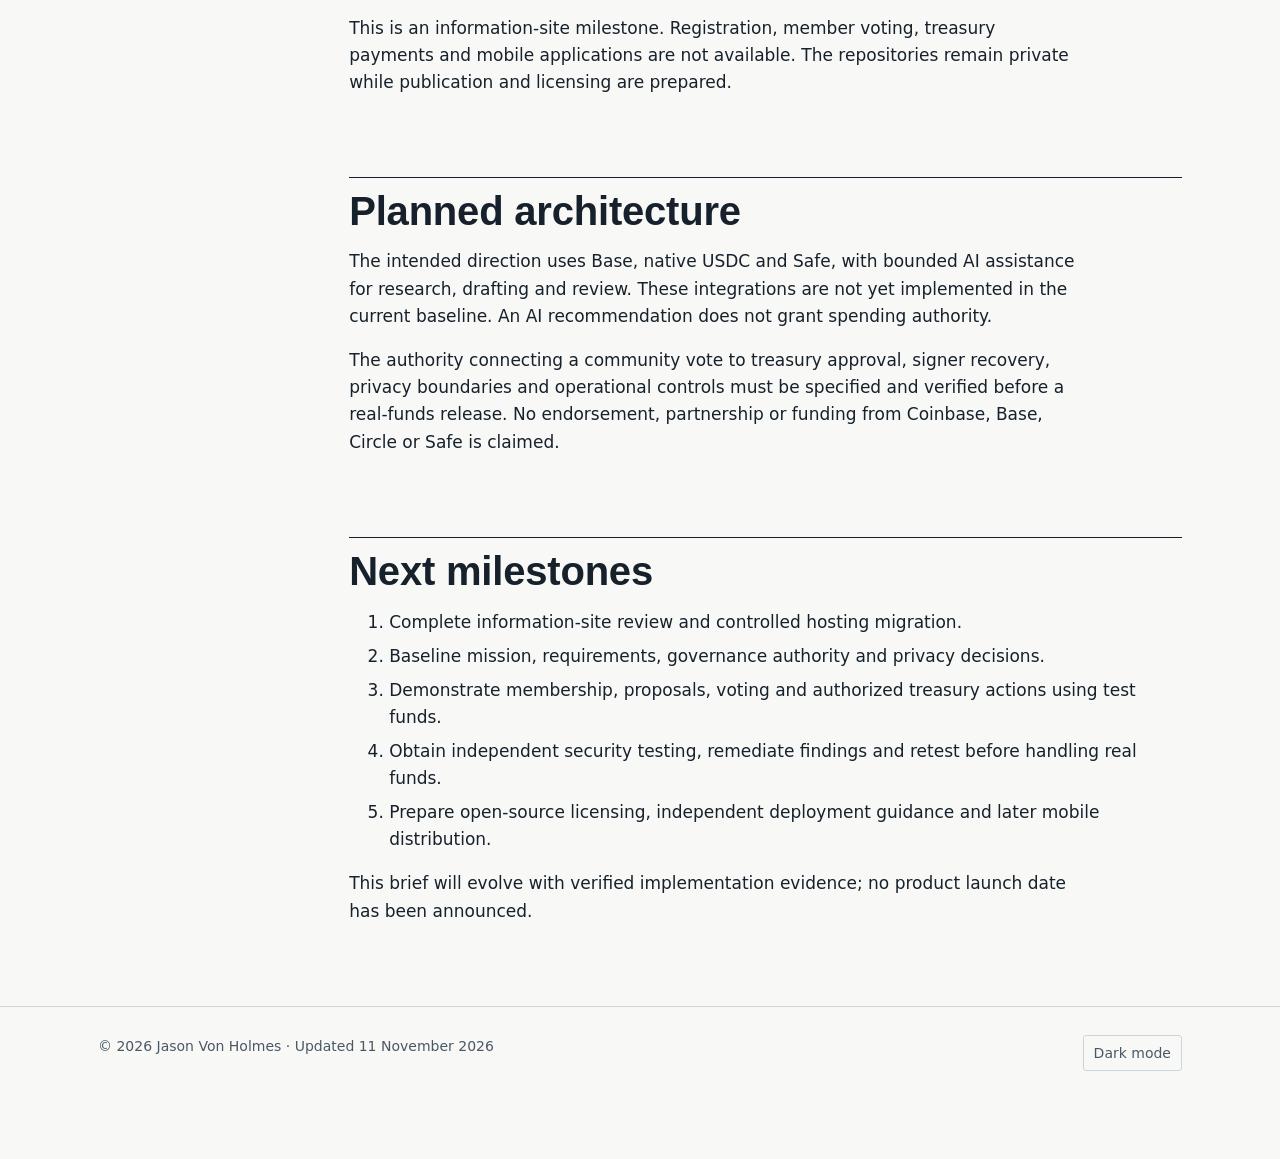
<file: neostate/index.html>
<!doctype html>
<html lang="en"><head><meta charset="utf-8"><meta name="viewport" content="width=device-width, initial-scale=1">
<title>NeoState project brief | Jason Von Holmes</title>
<meta name="description" content="Jason Von Holmes’s NeoState project: systems engineering for accountable community governance, with a tested information-site preview and a planned Base, USDC and Safe pilot.">
<link rel="stylesheet" href="../css/site.css"><script src="../js/theme.js"></script><script src="../js/top.js" defer></script>
</head><body><a class="skip" href="#main">Skip to content</a>
<header class="bar"><div class="wrap"><a href="../">Jason Von Holmes</a><nav aria-label="Site"><a href="../#queue">In the queue</a><a href="../#contact">Contact</a></nav></div></header>
<main id="main"><div class="wrap cs-hero"><a class="crumb" href="../#queue">Back to all projects</a><h1>NeoState</h1><figure style="width:240px;max-width:100%;margin:24px 0"><img src="../assets/neostate/primary.svg" width="3000" height="3000" alt="NeoState official logo" style="display:block;width:100%;height:auto"></figure><p class="lede">Systems engineering for communities that need clear membership, accountable decisions and transparent shared resources.</p><div class="actions"><a class="btn primary" href="https://neostate.plain-frost-2eec.workers.dev/">Open the information-site preview</a><span class="status">In development</span></div></div>
<div class="wrap cs"><aside aria-label="On this page"><ol><li><a href="#role">My role</a></li><li><a href="#mission">Mission</a></li><li><a href="#current">What exists today</a></li><li><a href="#direction">Planned architecture</a></li><li><a href="#next">Next milestones</a></li></ol></aside><article>
<section id="role"><h2>My role</h2><p>I am NeoState’s founder and creator. I set the mission and requirements, review architecture and risks, and guide AI-assisted research and implementation through documented decisions and verification.</p></section>
<section id="mission"><h2>Mission</h2><p>The goal is practical infrastructure for communities to organize, make decisions and manage shared resources responsibly. The long-term vision connects digital coordination with sustainable physical communities and software that other communities can deploy independently.</p><p>NeoState draws inspiration from Network State ideas while emphasizing operation within existing U.S. law. It does not claim sovereignty or special legal status.</p></section>
<section id="current"><h2>What exists today</h2><p>As of 11 November 2026, a replacement information-site preview runs on Cloudflare Workers Static Assets. It presents the mission, development status and planned workflow, using the official NeoState logo and brand palette.</p><p>The project uses GitHub for source and change history and shared Drive documentation for engineering context. Automated checks cover responsive layouts, keyboard navigation, links, brand contrast pairs, privacy and missing-page behavior. Deployed HTTPS responses and security headers were also checked.</p><p>This is an information-site milestone. Registration, member voting, treasury payments and mobile applications are not available. The repositories remain private while publication and licensing are prepared.</p></section>
<section id="direction"><h2>Planned architecture</h2><p>The intended direction uses Base, native USDC and Safe, with bounded AI assistance for research, drafting and review. These integrations are not yet implemented in the current baseline. An AI recommendation does not grant spending authority.</p><p>The authority connecting a community vote to treasury approval, signer recovery, privacy boundaries and operational controls must be specified and verified before a real-funds release. No endorsement, partnership or funding from Coinbase, Base, Circle or Safe is claimed.</p></section>
<section id="next"><h2>Next milestones</h2><ol><li>Complete information-site review and controlled hosting migration.</li><li>Baseline mission, requirements, governance authority and privacy decisions.</li><li>Demonstrate membership, proposals, voting and authorized treasury actions using test funds.</li><li>Obtain independent security testing, remediate findings and retest before handling real funds.</li><li>Prepare open-source licensing, independent deployment guidance and later mobile distribution.</li></ol><p>This brief will evolve with verified implementation evidence; no product launch date has been announced.</p></section>
</article></div></main><footer><div class="wrap"><span>© 2026 Jason Von Holmes · Updated 11 November 2026</span><button class="theme-btn" type="button">Dark mode</button></div></footer></body></html>
</file>
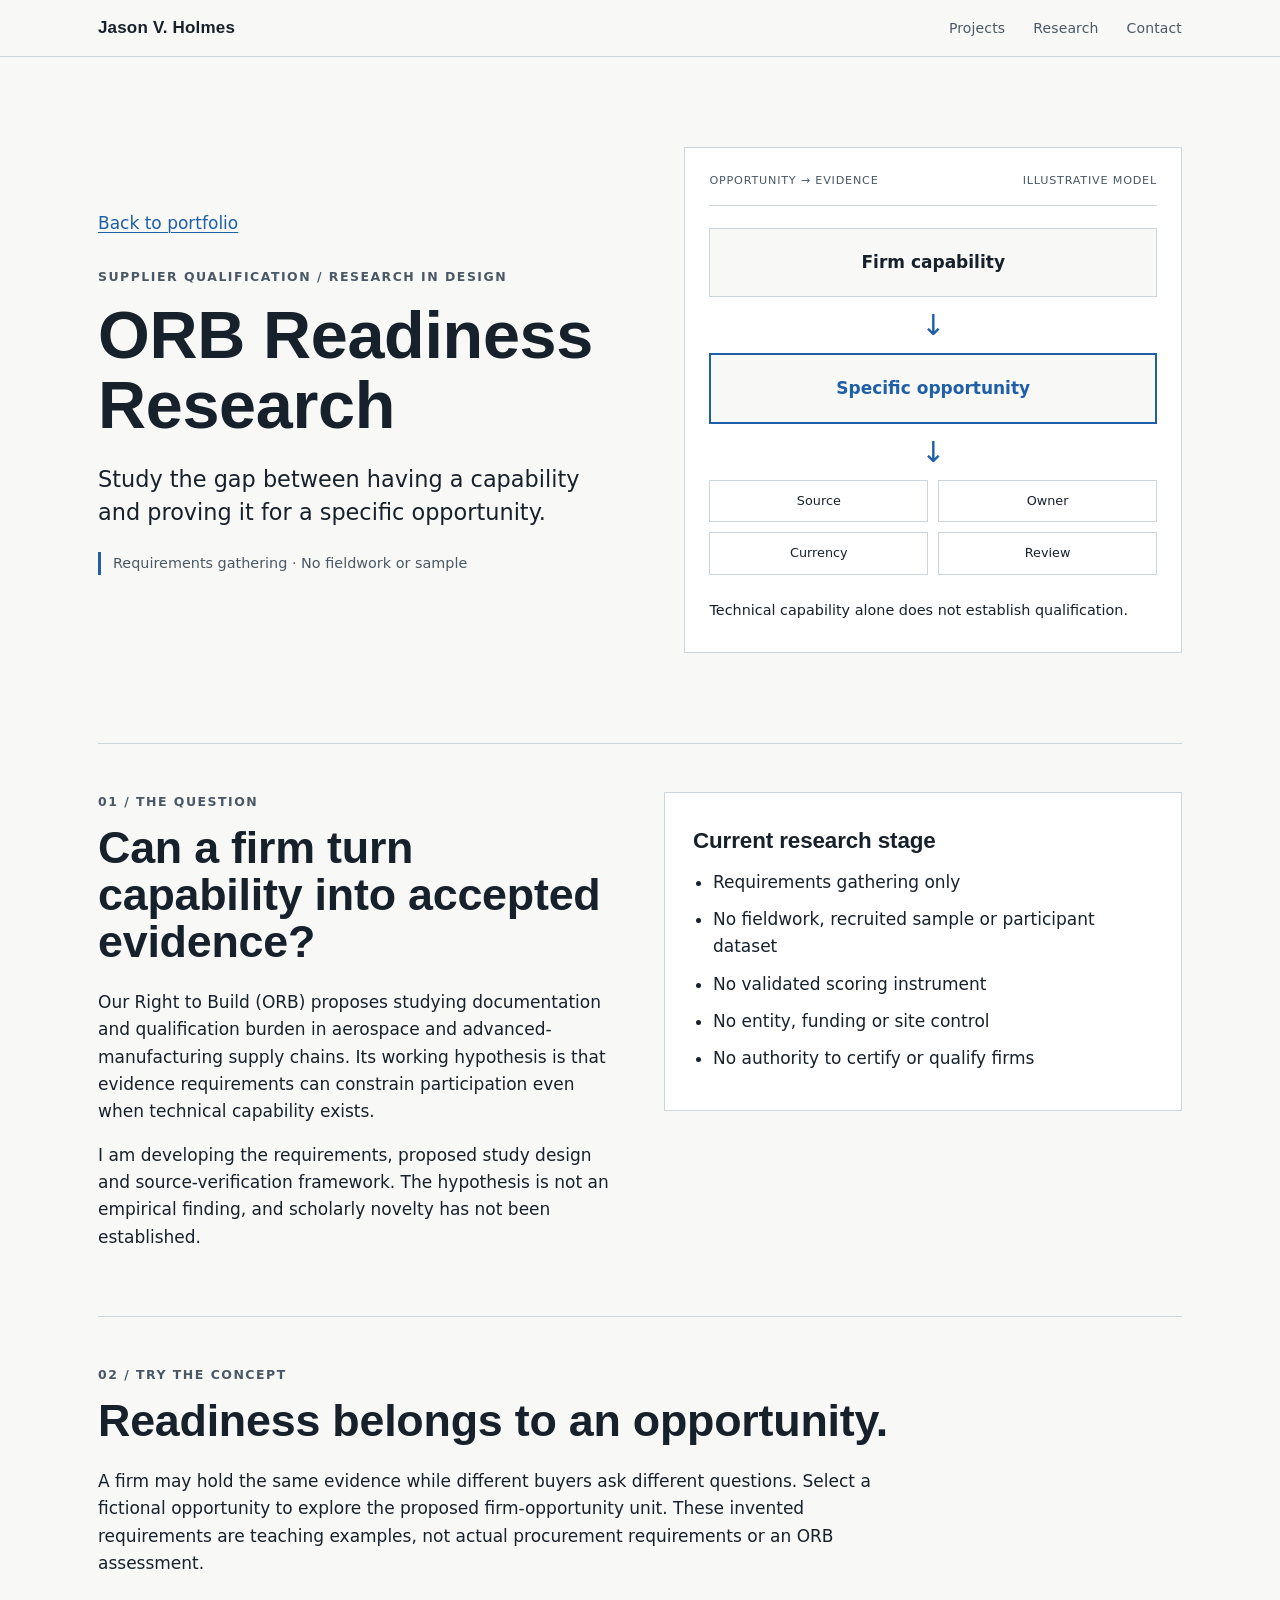
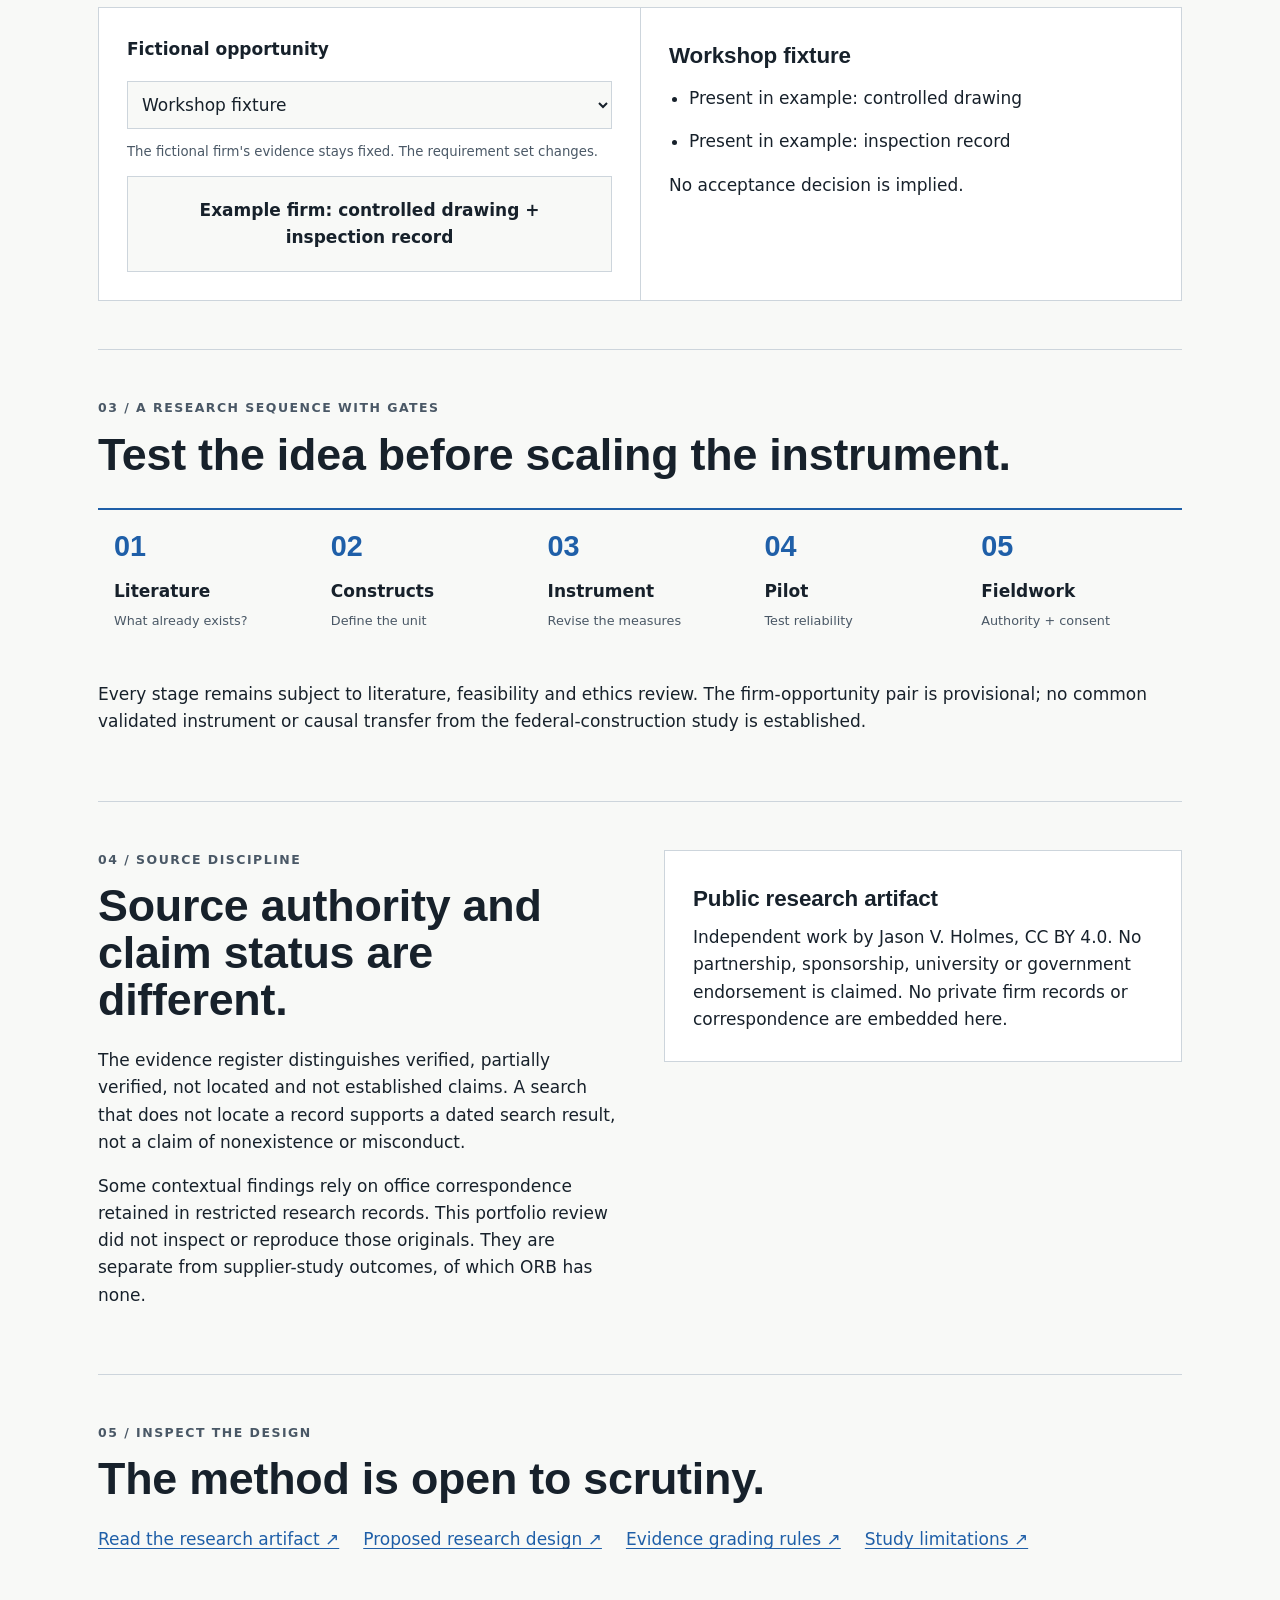
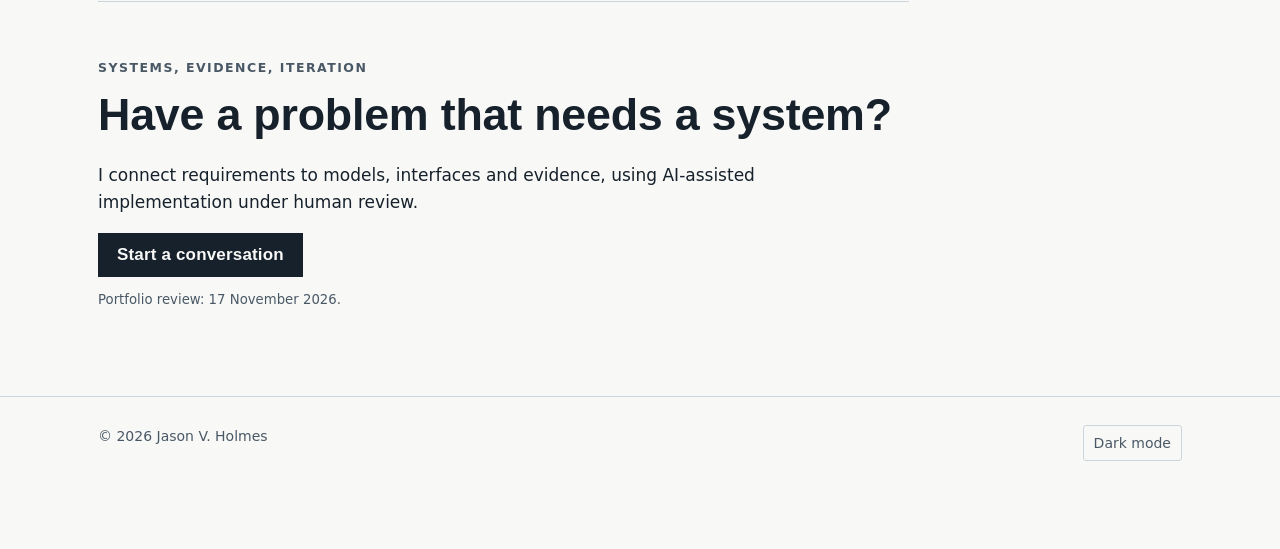
<file: orb-readiness/index.html>
<!doctype html>
<html lang="en"><head><meta charset="utf-8"><meta name="viewport" content="width=device-width, initial-scale=1">
<title>ORB Readiness Research | Jason V. Holmes</title><meta name="description" content="A research design for opportunity-specific supplier evidence, with an illustrative interaction and clear pre-fieldwork limits.">
<link rel="canonical" href="https://jasonvholmes.com/orb-readiness/">
<meta property="og:type" content="website"><meta property="og:site_name" content="Jason V. Holmes"><meta property="og:url" content="https://jasonvholmes.com/orb-readiness/"><meta property="og:title" content="ORB Readiness Research | Jason V. Holmes"><meta property="og:description" content="A research design for opportunity-specific supplier evidence, with an illustrative interaction and clear pre-fieldwork limits."><meta property="og:image" content="https://avatars.githubusercontent.com/u/147929460?v=4"><meta property="og:image:alt" content="Jason V. Holmes profile image">
<meta name="twitter:card" content="summary"><meta name="twitter:creator" content="@jasonvonholmes"><meta name="twitter:title" content="ORB Readiness Research | Jason V. Holmes"><meta name="twitter:description" content="A research design for opportunity-specific supplier evidence, with an illustrative interaction and clear pre-fieldwork limits."><meta name="twitter:image" content="https://avatars.githubusercontent.com/u/147929460?v=4"><meta name="twitter:image:alt" content="Jason V. Holmes profile image">
<link rel="stylesheet" href="../css/site.css"><link rel="stylesheet" href="../css/project-stories.css"><script src="../js/theme.js"></script><script src="../js/top.js" defer></script><script src="../js/project-stories.js" defer></script></head>
<body><a class="skip" href="#main">Skip to content</a><header class="bar"><div class="wrap"><a href="../">Jason V. Holmes</a><nav aria-label="Site"><a href="../#queue">Projects</a><a href="../#research">Research</a><a href="../contact/">Contact</a></nav></div></header>
<main id="main" class="story"><div class="wrap"><div class="story-hero"><div><a class="crumb" href="../">Back to portfolio</a><p class="eyebrow">Supplier qualification / research in design</p><h1>ORB Readiness Research</h1><p class="lede">Study the gap between having a capability and proving it for a specific opportunity.</p><p class="story-status">Requirements gathering · No fieldwork or sample</p></div><div class="visual evidence-panel"><div class="visual-top"><span>Opportunity → evidence</span><span>Illustrative model</span></div><div class="evidence-node">Firm capability</div><div class="evidence-bridge" aria-hidden="true">↓</div><div class="evidence-node accent">Specific opportunity</div><div class="evidence-bridge" aria-hidden="true">↓</div><div class="evidence-tags"><span>Source</span><span>Owner</span><span>Currency</span><span>Review</span></div><p>Technical capability alone does not establish qualification.</p></div></div><section class="story-section split"><div><p class="eyebrow">01 / the question</p><h2>Can a firm turn capability into accepted evidence?</h2><p>Our Right to Build (ORB) proposes studying documentation and qualification burden in aerospace and advanced-manufacturing supply chains. Its working hypothesis is that evidence requirements can constrain participation even when technical capability exists.</p><p>I am developing the requirements, proposed study design and source-verification framework. The hypothesis is not an empirical finding, and scholarly novelty has not been established.</p></div><div class="boundary"><h3>Current research stage</h3><ul><li>Requirements gathering only</li><li>No fieldwork, recruited sample or participant dataset</li><li>No validated scoring instrument</li><li>No entity, funding or site control</li><li>No authority to certify or qualify firms</li></ul></div></section>
<section class="story-section"><p class="eyebrow">02 / try the concept</p><h2>Readiness belongs to an opportunity.</h2><p class="section-intro">A firm may hold the same evidence while different buyers ask different questions. Select a fictional opportunity to explore the proposed firm-opportunity unit. These invented requirements are teaching examples, not actual procurement requirements or an ORB assessment.</p><div class="opportunity-demo"><div><label for="opportunity">Fictional opportunity</label><select id="opportunity" disabled><option value="fixture">Workshop fixture</option><option value="assembly">Traceable assembly</option></select><p class="fine">The fictional firm's evidence stays fixed. The requirement set changes.</p><div class="evidence-node">Example firm: controlled drawing + inspection record</div></div><div id="opportunity-result" aria-live="polite"><h3>Workshop fixture</h3><ul class="evidence-checks"><li>Present in example: controlled drawing</li><li>Present in example: inspection record</li></ul><p>No acceptance decision is implied.</p></div></div></section>
<section class="story-section"><p class="eyebrow">03 / a research sequence with gates</p><h2>Test the idea before scaling the instrument.</h2><ol class="process-rail"><li><b>Literature</b><span>What already exists?</span></li><li><b>Constructs</b><span>Define the unit</span></li><li><b>Instrument</b><span>Revise the measures</span></li><li><b>Pilot</b><span>Test reliability</span></li><li><b>Fieldwork</b><span>Authority + consent</span></li></ol><p>Every stage remains subject to literature, feasibility and ethics review. The firm-opportunity pair is provisional; no common validated instrument or causal transfer from the federal-construction study is established.</p></section>
<section class="story-section split"><div><p class="eyebrow">04 / source discipline</p><h2>Source authority and claim status are different.</h2><p>The evidence register distinguishes verified, partially verified, not located and not established claims. A search that does not locate a record supports a dated search result, not a claim of nonexistence or misconduct.</p><p>Some contextual findings rely on office correspondence retained in restricted research records. This portfolio review did not inspect or reproduce those originals. They are separate from supplier-study outcomes, of which ORB has none.</p></div><div class="boundary"><h3>Public research artifact</h3><p>Independent work by Jason V. Holmes, CC BY 4.0. No partnership, sponsorship, university or government endorsement is claimed. No private firm records or correspondence are embedded here.</p></div></section>
<section class="story-section"><p class="eyebrow">05 / inspect the design</p><h2>The method is open to scrutiny.</h2><div class="source-links"><a href="https://github.com/jvholmes87/orb-readiness-research/blob/77aaaed8aca33a275a96fbf19261ea597362dc39/README.md">Read the research artifact ↗</a><a href="https://github.com/jvholmes87/orb-readiness-research/blob/77aaaed8aca33a275a96fbf19261ea597362dc39/docs/research-design.md">Proposed research design ↗</a><a href="https://github.com/jvholmes87/orb-readiness-research/blob/77aaaed8aca33a275a96fbf19261ea597362dc39/docs/source-grading.md">Evidence grading rules ↗</a><a href="https://github.com/jvholmes87/orb-readiness-research/blob/77aaaed8aca33a275a96fbf19261ea597362dc39/docs/limitations.md">Study limitations ↗</a></div></section>
<section class="story-end"><p class="eyebrow">Systems, evidence, iteration</p><h2>Have a problem that needs a system?</h2><p>I connect requirements to models, interfaces and evidence, using AI-assisted implementation under human review.</p><a class="btn primary" href="../contact/">Start a conversation</a><p class="review-date">Portfolio review: 17 November 2026.</p></section></div></main>
<footer><div class="wrap"><span>© 2026 Jason V. Holmes</span><button class="theme-btn" type="button">Dark mode</button></div></footer></body></html>
</file>
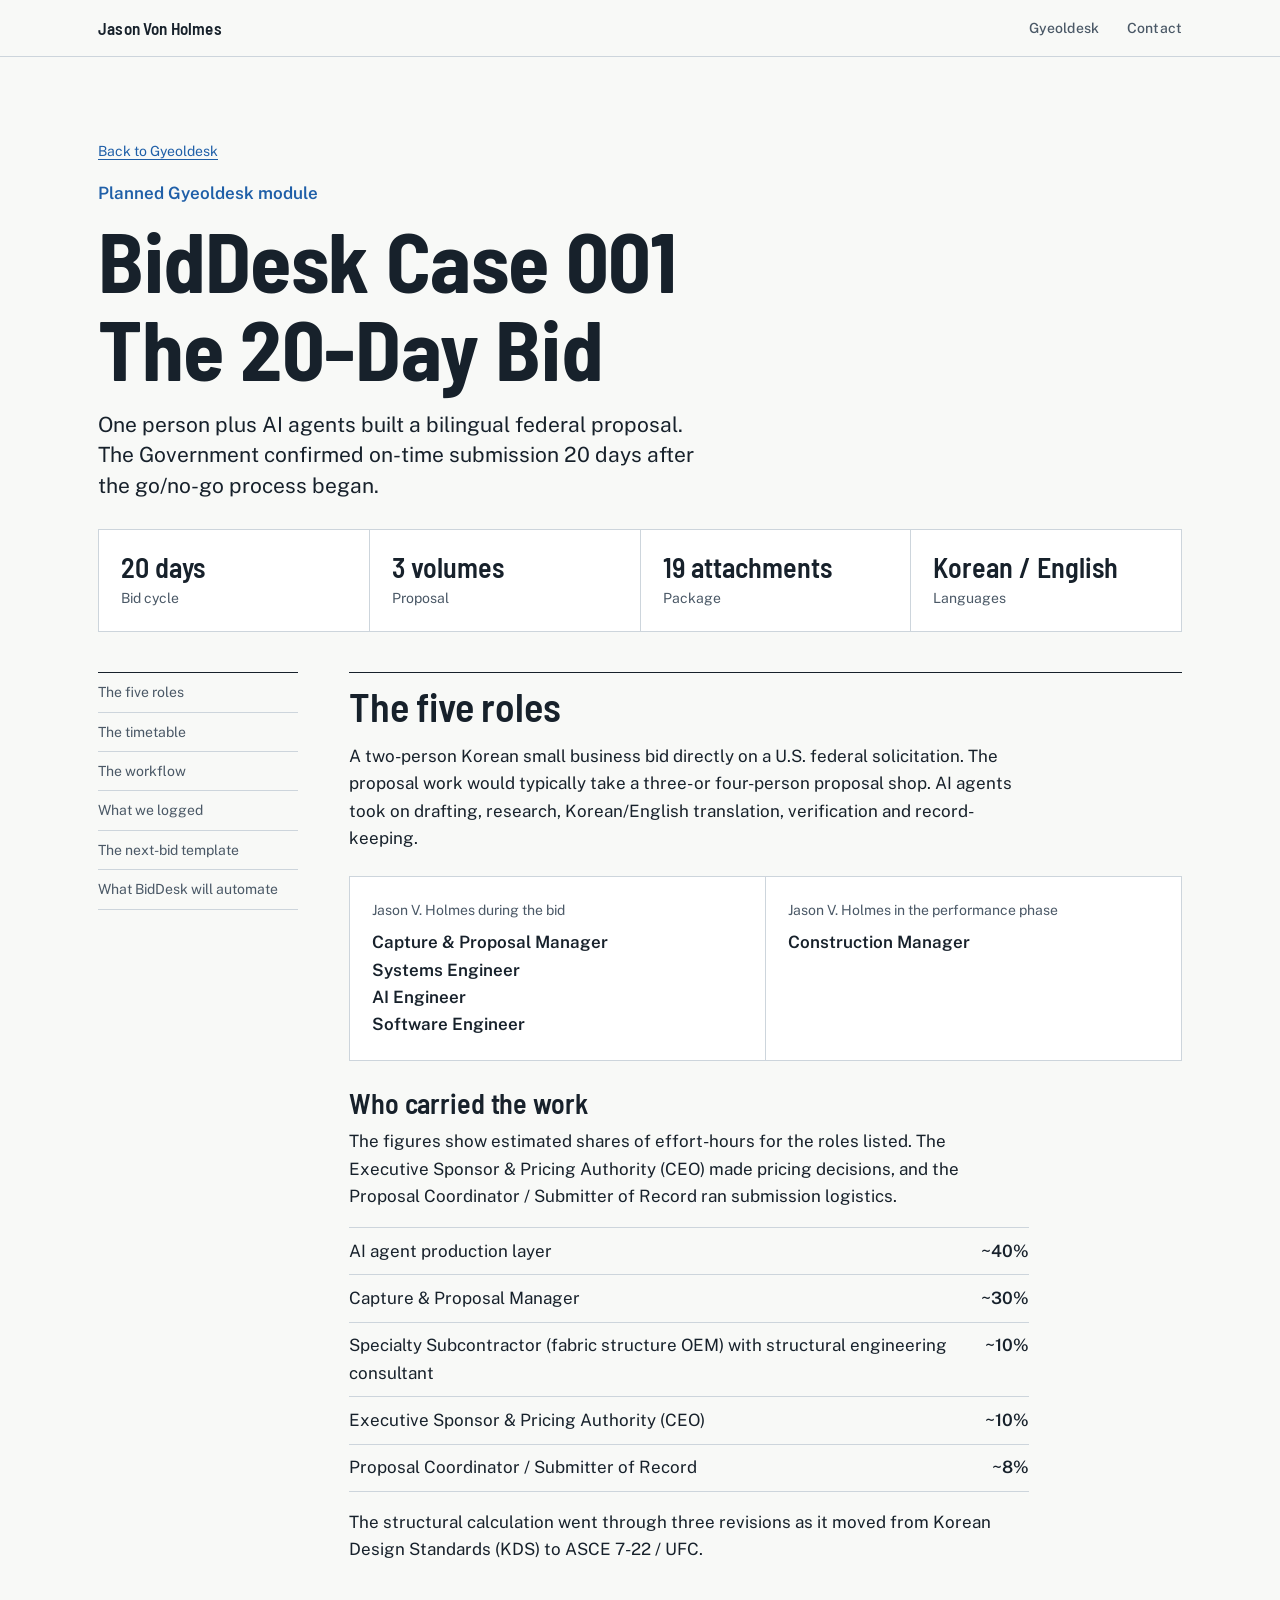
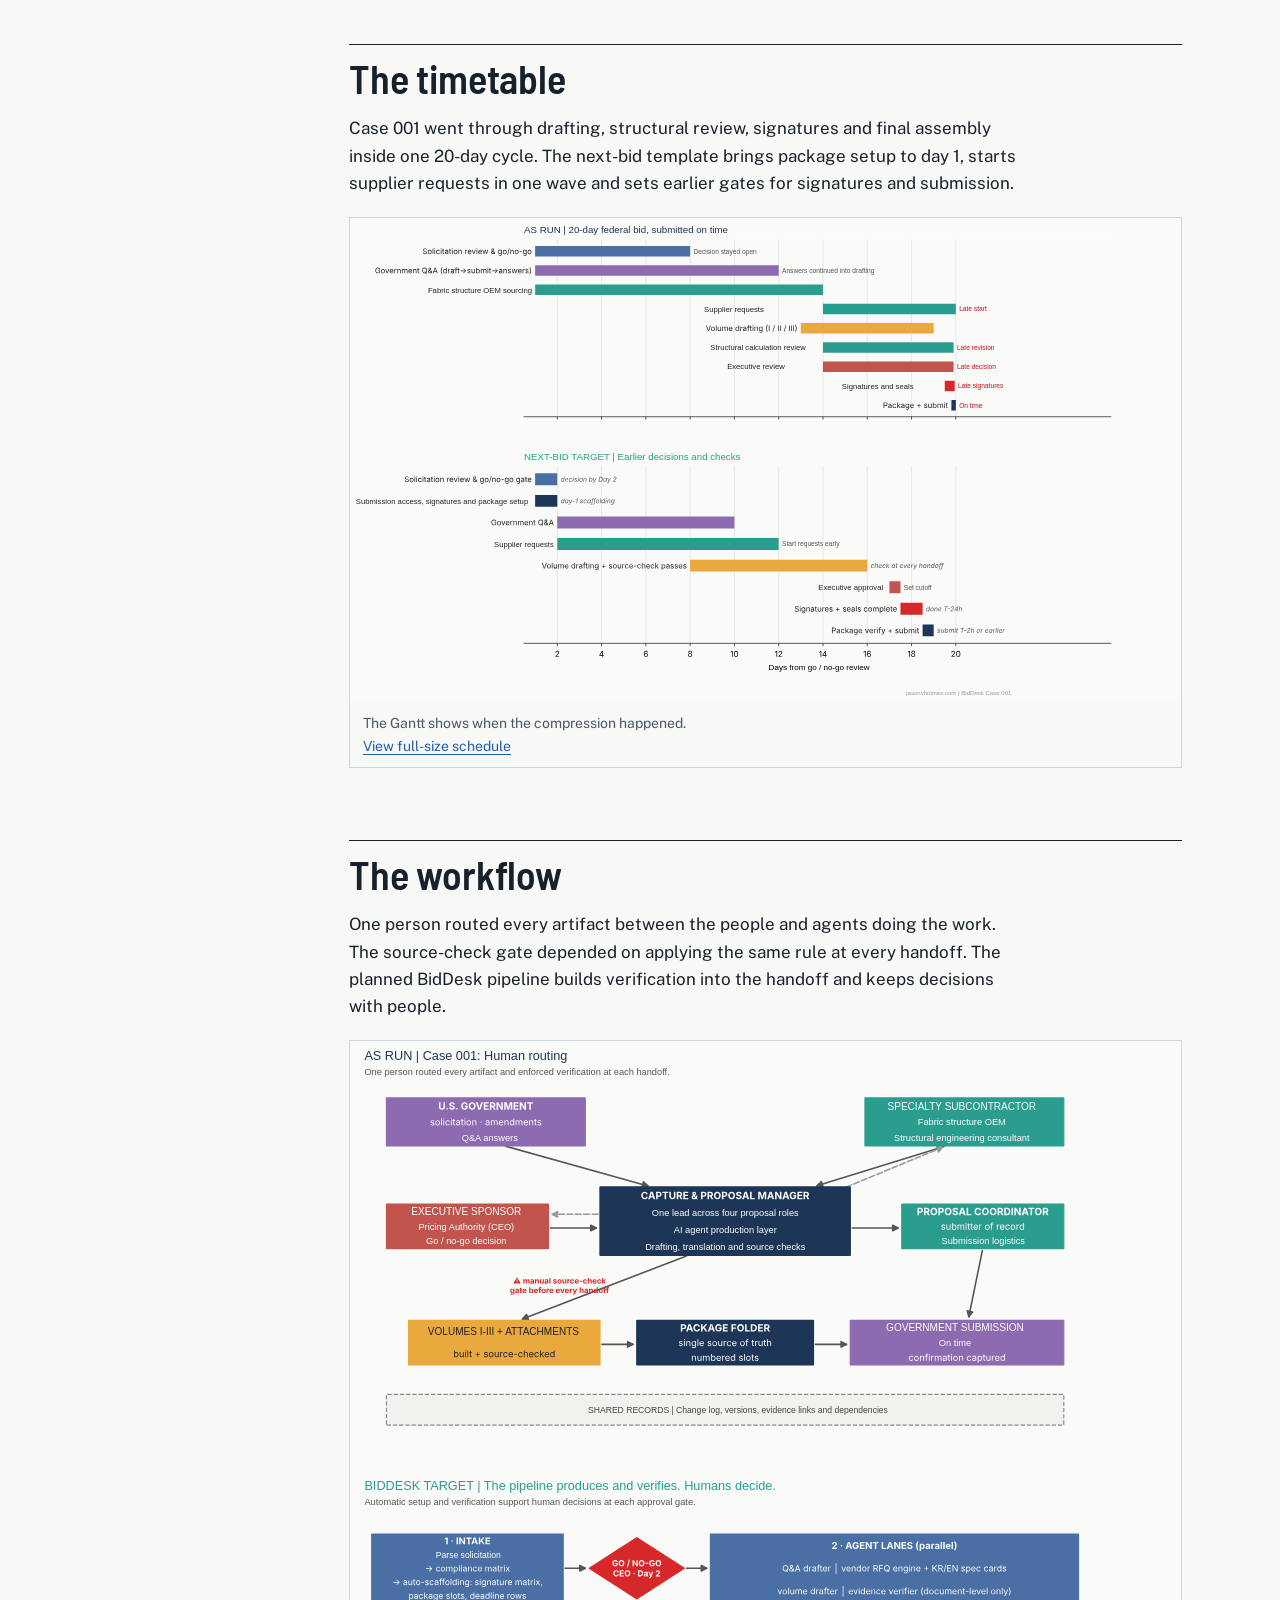
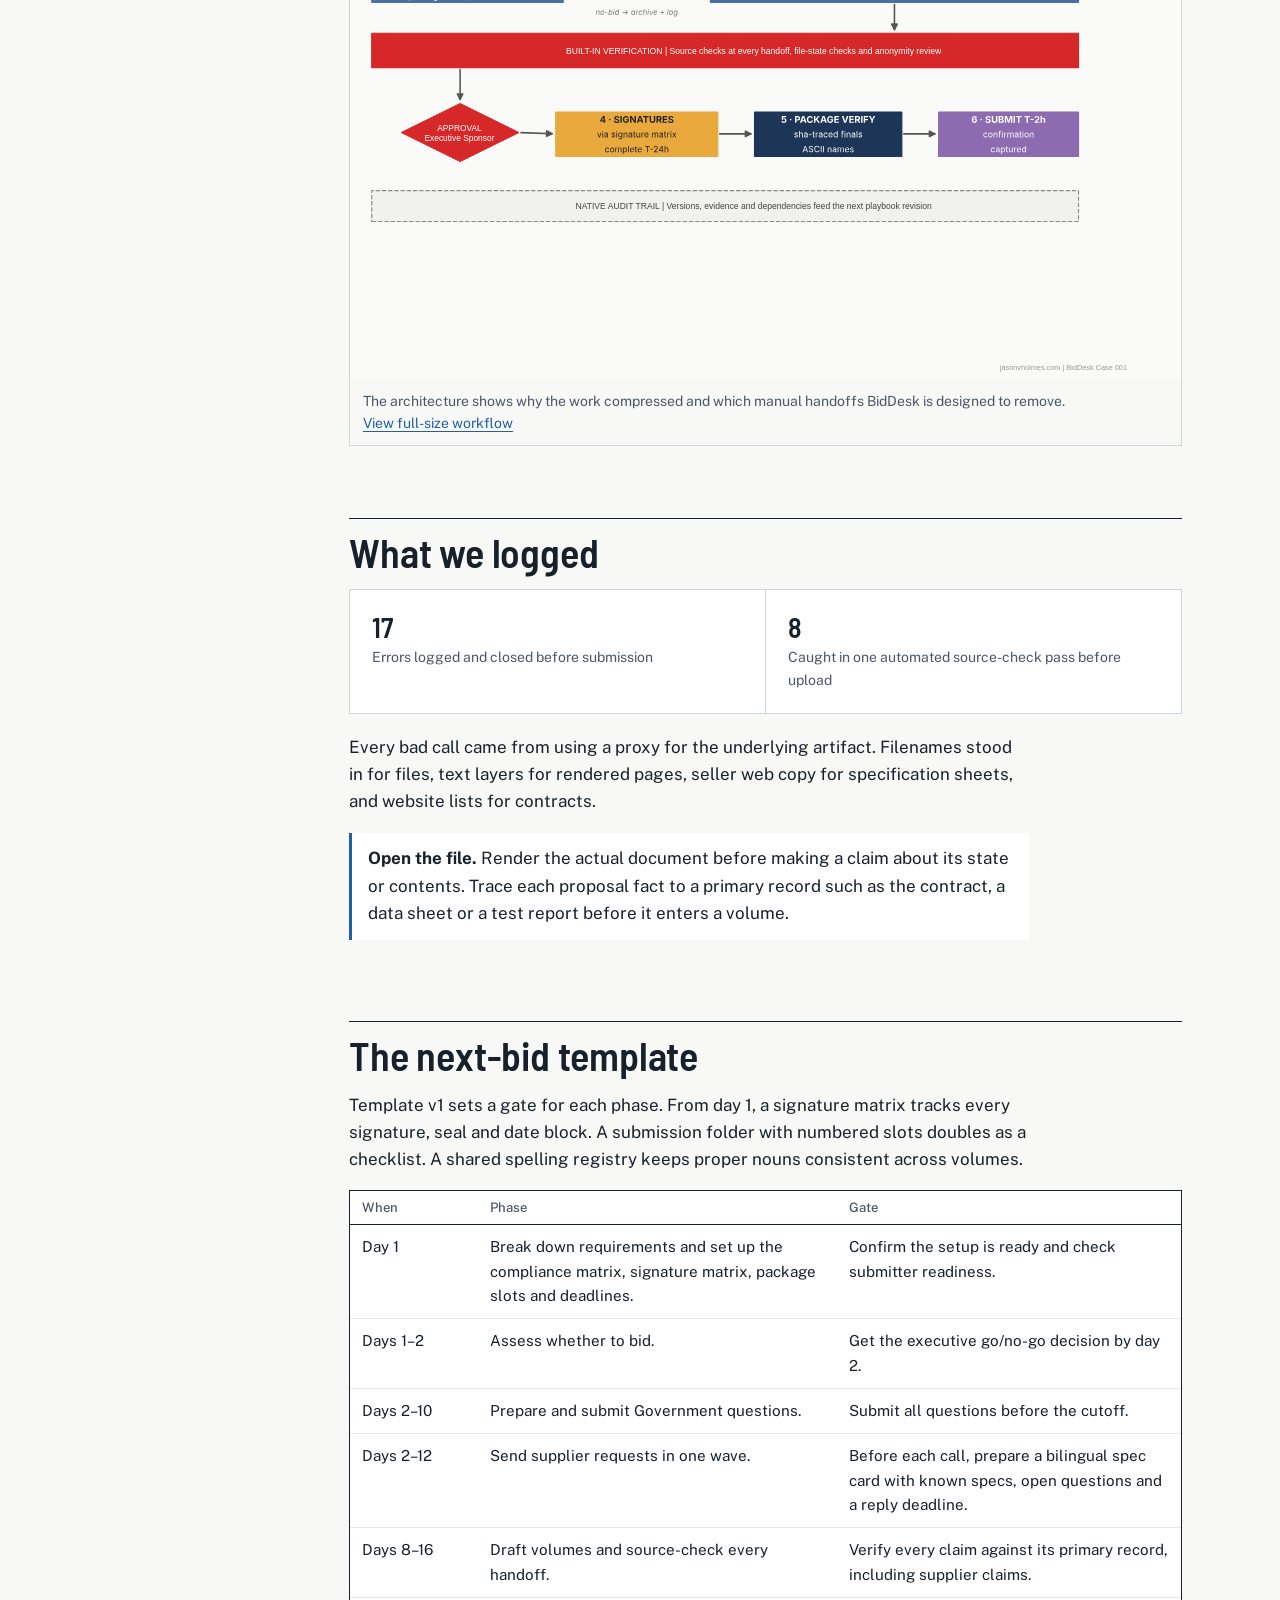
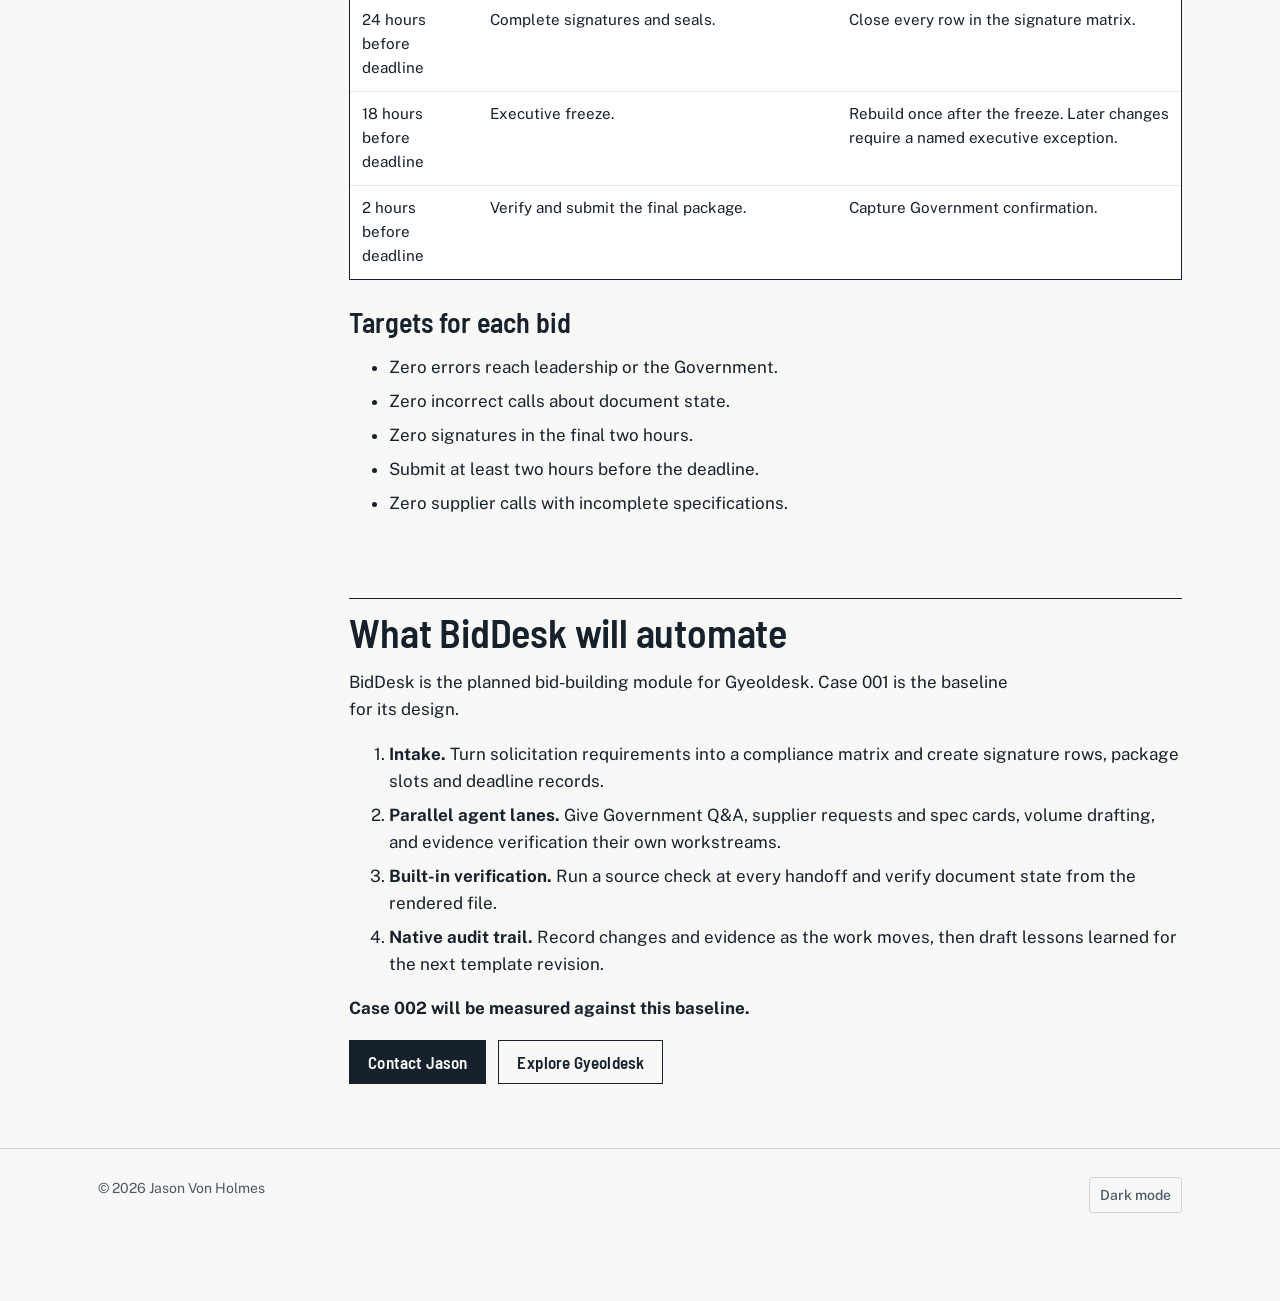
<file: gyeoldesk/biddesk/index.html>
<!doctype html>
<html lang="en" prefix="og: https://ogp.me/ns#">
<head>
<meta charset="utf-8">
<meta name="viewport" content="width=device-width, initial-scale=1">
<title>BidDesk Case 001: The 20-Day Bid | Jason V. Holmes</title>
<meta name="description" content="A 20-day federal bid, a bilingual three-volume proposal and the verification workflow behind BidDesk, the planned Gyeoldesk bid-building module.">
<link rel="canonical" href="https://jasonvholmes.com/gyeoldesk/biddesk/">
<meta property="og:type" content="article">
<meta property="og:site_name" content="Jason V. Holmes">
<meta property="og:url" content="https://jasonvholmes.com/gyeoldesk/biddesk/">
<meta property="og:title" content="BidDesk Case 001: The 20-Day Bid">
<meta property="og:description" content="One person plus AI agents took a bilingual federal proposal from go/no-go to on-time submission in 20 days.">
<meta property="og:image" content="https://jasonvholmes.com/assets/biddesk/bid-schedule-social.png">
<meta property="og:image:type" content="image/png">
<meta property="og:image:width" content="1200">
<meta property="og:image:height" content="630">
<meta property="og:image:alt" content="Case 001 schedule compared with the next-bid target">
<meta property="og:image" content="https://jasonvholmes.com/assets/biddesk/bid-workflow-social.png">
<meta property="og:image:type" content="image/png">
<meta property="og:image:width" content="1200">
<meta property="og:image:height" content="630">
<meta property="og:image:alt" content="Case 001 workflow compared with the planned BidDesk pipeline">
<meta name="twitter:card" content="summary_large_image">
<meta name="twitter:creator" content="@jasonvonholmes">
<meta name="twitter:title" content="BidDesk Case 001: The 20-Day Bid">
<meta name="twitter:description" content="One person plus AI agents took a bilingual federal proposal from go/no-go to on-time submission in 20 days.">
<meta name="twitter:image" content="https://jasonvholmes.com/assets/biddesk/bid-schedule-social.png">
<meta name="twitter:image:alt" content="Case 001 schedule compared with the next-bid target">
<link rel="preconnect" href="https://fonts.googleapis.com">
<link rel="preconnect" href="https://fonts.gstatic.com" crossorigin>
<link href="https://fonts.googleapis.com/css2?family=Barlow+Semi+Condensed:wght@500;600;700&amp;family=Public+Sans:wght@400;500;600&amp;display=swap" rel="stylesheet">
<link rel="icon" type="image/svg+xml" href="../../assets/gyeoldesk/icon.svg">
<link rel="stylesheet" href="../../css/site.css">
<link rel="stylesheet" href="biddesk.css">
<script src="../../js/theme.js"></script>
<script src="../../js/top.js" defer></script>
</head>
<body>
<a class="skip" href="#main">Skip to content</a>
<header class="bar">
  <div class="wrap">
    <a href="../../">Jason Von Holmes</a>
    <nav aria-label="Site">
      <a href="../">Gyeoldesk</a>
      <a href="../../contact/">Contact</a>
    </nav>
  </div>
</header>

<main id="main">
  <div class="wrap cs-hero bid-hero">
    <a class="crumb" href="../">Back to Gyeoldesk</a>
    <p class="bid-module">Planned Gyeoldesk module</p>
    <h1>BidDesk Case 001 <span>The 20-Day Bid</span></h1>
    <p class="lede">One person plus AI agents built a bilingual federal proposal. The Government confirmed on-time submission 20 days after the go/no-go process began.</p>
    <dl class="bid-metrics" aria-label="Case 001 at a glance">
      <div><dt>Bid cycle</dt><dd>20 days</dd></div>
      <div><dt>Proposal</dt><dd>3 volumes</dd></div>
      <div><dt>Package</dt><dd>19 attachments</dd></div>
      <div><dt>Languages</dt><dd>Korean / English</dd></div>
    </dl>
  </div>

  <div class="wrap cs">
    <aside aria-label="On this page">
      <ol>
        <li><a href="#roles">The five roles</a></li>
        <li><a href="#schedule">The timetable</a></li>
        <li><a href="#workflow">The workflow</a></li>
        <li><a href="#errors">What we logged</a></li>
        <li><a href="#template">The next-bid template</a></li>
        <li><a href="#biddesk">What BidDesk will automate</a></li>
      </ol>
    </aside>

    <article>
      <section id="roles">
        <h2>The five roles</h2>
        <p>A two-person Korean small business bid directly on a U.S. federal solicitation. The proposal work would typically take a three- or four-person proposal shop. AI agents took on drafting, research, Korean/English translation, verification and record-keeping.</p>
        <dl class="bid-roles">
          <div>
            <dt>Jason V. Holmes during the bid</dt>
            <dd>Capture &amp; Proposal Manager</dd>
            <dd>Systems Engineer</dd>
            <dd>AI Engineer</dd>
            <dd>Software Engineer</dd>
          </div>
          <div>
            <dt>Jason V. Holmes in the performance phase</dt>
            <dd>Construction Manager</dd>
          </div>
        </dl>
        <h3>Who carried the work</h3>
        <p>The figures show estimated shares of effort-hours for the roles listed. The Executive Sponsor &amp; Pricing Authority (CEO) made pricing decisions, and the Proposal Coordinator / Submitter of Record ran submission logistics.</p>
        <dl class="bid-load">
          <div><dt>AI agent production layer</dt><dd>~40%</dd></div>
          <div><dt>Capture &amp; Proposal Manager</dt><dd>~30%</dd></div>
          <div><dt>Specialty Subcontractor (fabric structure OEM) with structural engineering consultant</dt><dd>~10%</dd></div>
          <div><dt>Executive Sponsor &amp; Pricing Authority (CEO)</dt><dd>~10%</dd></div>
          <div><dt>Proposal Coordinator / Submitter of Record</dt><dd>~8%</dd></div>
        </dl>
        <p>The structural calculation went through three revisions as it moved from Korean Design Standards (KDS) to ASCE 7-22 / UFC.</p>
      </section>

      <section id="schedule">
        <h2>The timetable</h2>
        <p>Case 001 went through drafting, structural review, signatures and final assembly inside one 20-day cycle. The next-bid template brings package setup to day 1, starts supplier requests in one wave and sets earlier gates for signatures and submission.</p>
        <figure class="bid-chart">
          <img src="../../assets/biddesk/bid-schedule.svg" width="1027" height="598" loading="lazy" alt="Two Gantt charts compare the 20-day as-run schedule with a target that moves decisions, supplier requests and verification earlier. Red marks where work compressed.">
          <figcaption>The Gantt shows when the compression happened. <a href="../../assets/biddesk/bid-schedule.svg">View full-size schedule</a></figcaption>
        </figure>
      </section>

      <section id="workflow">
        <h2>The workflow</h2>
        <p>One person routed every artifact between the people and agents doing the work. The source-check gate depended on applying the same rule at every handoff. The planned BidDesk pipeline builds verification into the handoff and keeps decisions with people.</p>
        <figure class="bid-chart">
          <img src="../../assets/biddesk/bid-workflow.svg" width="850" height="960" loading="lazy" alt="The as-run diagram routes artifacts through the Capture &amp; Proposal Manager. The target diagram shows intake, parallel agent lanes, built-in verification and human decision gates.">
          <figcaption>The architecture shows why the work compressed and which manual handoffs BidDesk is designed to remove. <a href="../../assets/biddesk/bid-workflow.svg">View full-size workflow</a></figcaption>
        </figure>
      </section>

      <section id="errors">
        <h2>What we logged</h2>
        <dl class="bid-metrics bid-error-metrics" aria-label="Verification results">
          <div><dt>Errors logged and closed before submission</dt><dd>17</dd></div>
          <div><dt>Caught in one automated source-check pass before upload</dt><dd>8</dd></div>
        </dl>
        <p>Every bad call came from using a proxy for the underlying artifact. Filenames stood in for files, text layers for rendered pages, seller web copy for specification sheets, and website lists for contracts.</p>
        <p class="bid-rule"><strong>Open the file.</strong> Render the actual document before making a claim about its state or contents. Trace each proposal fact to a primary record such as the contract, a data sheet or a test report before it enters a volume.</p>
      </section>

      <section id="template">
        <h2>The next-bid template</h2>
        <p>Template v1 sets a gate for each phase. From day 1, a signature matrix tracks every signature, seal and date block. A submission folder with numbered slots doubles as a checklist. A shared spelling registry keeps proper nouns consistent across volumes.</p>
        <div class="data" role="region" aria-label="Next-bid phases and gates" tabindex="0">
          <table>
            <thead><tr><th scope="col">When</th><th scope="col">Phase</th><th scope="col">Gate</th></tr></thead>
            <tbody>
              <tr><td>Day 1</td><td>Break down requirements and set up the compliance matrix, signature matrix, package slots and deadlines.</td><td>Confirm the setup is ready and check submitter readiness.</td></tr>
              <tr><td>Days 1–2</td><td>Assess whether to bid.</td><td>Get the executive go/no-go decision by day 2.</td></tr>
              <tr><td>Days 2–10</td><td>Prepare and submit Government questions.</td><td>Submit all questions before the cutoff.</td></tr>
              <tr><td>Days 2–12</td><td>Send supplier requests in one wave.</td><td>Before each call, prepare a bilingual spec card with known specs, open questions and a reply deadline.</td></tr>
              <tr><td>Days 8–16</td><td>Draft volumes and source-check every handoff.</td><td>Verify every claim against its primary record, including supplier claims.</td></tr>
              <tr><td>24 hours before deadline</td><td>Complete signatures and seals.</td><td>Close every row in the signature matrix.</td></tr>
              <tr><td>18 hours before deadline</td><td>Executive freeze.</td><td>Rebuild once after the freeze. Later changes require a named executive exception.</td></tr>
              <tr><td>2 hours before deadline</td><td>Verify and submit the final package.</td><td>Capture Government confirmation.</td></tr>
            </tbody>
          </table>
        </div>
        <h3>Targets for each bid</h3>
        <ul>
          <li>Zero errors reach leadership or the Government.</li>
          <li>Zero incorrect calls about document state.</li>
          <li>Zero signatures in the final two hours.</li>
          <li>Submit at least two hours before the deadline.</li>
          <li>Zero supplier calls with incomplete specifications.</li>
        </ul>
      </section>

      <section id="biddesk">
        <h2>What BidDesk will automate</h2>
        <p>BidDesk is the planned bid-building module for Gyeoldesk. Case 001 is the baseline for its design.</p>
        <ol>
          <li><strong>Intake.</strong> Turn solicitation requirements into a compliance matrix and create signature rows, package slots and deadline records.</li>
          <li><strong>Parallel agent lanes.</strong> Give Government Q&amp;A, supplier requests and spec cards, volume drafting, and evidence verification their own workstreams.</li>
          <li><strong>Built-in verification.</strong> Run a source check at every handoff and verify document state from the rendered file.</li>
          <li><strong>Native audit trail.</strong> Record changes and evidence as the work moves, then draft lessons learned for the next template revision.</li>
        </ol>
        <p><strong>Case 002 will be measured against this baseline.</strong></p>
        <div class="actions">
          <a class="btn primary" href="../../contact/">Contact Jason</a>
          <a class="btn" href="../">Explore Gyeoldesk</a>
        </div>
      </section>
    </article>
  </div>
</main>

<footer>
  <div class="wrap">
    <span>© 2026 Jason Von Holmes</span>
    <button class="theme-btn" type="button">Dark mode</button>
  </div>
</footer>
</body>
</html>
</file>
<file: css/site.css>
/* Jason Von Holmes — portfolio. Drawing-sheet vernacular: title block, revision table, markup blue. */
:root{
  --paper:#f8f9f7; --sheet:#ffffff; --ink:#17212b; --ink-2:#4a5866; --rule:#cdd5dc; --rule-2:#e3e8ec;
  --mark:#1f5fa8; --flag:#e9b824; --flag-ink:#17212b; --ok:#2f7d4f;
  --display:"Barlow Semi Condensed","Arial Narrow",sans-serif; --body:"Public Sans",system-ui,sans-serif;
  --step--1:.875rem; --step-0:1.0625rem; --step-1:1.3125rem; --step-2:1.75rem; --step-3:2.5rem; --step-4:clamp(2.75rem,7vw,5.25rem);
  --gutter:clamp(16px,4vw,48px); --measure:68ch;
  color-scheme:light;
}
@media (prefers-color-scheme:dark){
  :root:not([data-theme="light"]){--paper:#10171f;--sheet:#152029;--ink:#e7ecef;--ink-2:#a9b6c2;--rule:#2f3d4a;--rule-2:#22303c;--mark:#79b4f2;--ok:#6cc790;color-scheme:dark}
}
:root[data-theme="dark"]{--paper:#10171f;--sheet:#152029;--ink:#e7ecef;--ink-2:#a9b6c2;--rule:#2f3d4a;--rule-2:#22303c;--mark:#79b4f2;--ok:#6cc790;color-scheme:dark}

*{box-sizing:border-box}
html{-webkit-text-size-adjust:100%}
body{margin:0;background:var(--paper);color:var(--ink);font:400 var(--step-0)/1.6 var(--body);font-feature-settings:"tnum" 0}
img{max-width:100%;height:auto;display:block}
a{color:var(--mark);text-underline-offset:.18em;text-decoration-thickness:1px}
a:hover{text-decoration-thickness:2px}
:focus-visible{outline:3px solid var(--mark);outline-offset:3px;border-radius:2px}
h1,h2,h3{font-family:var(--display);font-weight:600;line-height:1.05;letter-spacing:-.005em;margin:0}
p{margin:0 0 1em}
.wrap{max-width:1180px;margin:0 auto;padding:0 var(--gutter)}
.skip{position:absolute;left:-999px}.skip:focus{left:var(--gutter);top:8px;background:var(--sheet);padding:8px 12px;z-index:9}

/* top bar */
.bar{border-bottom:1px solid var(--rule)}
.bar .wrap{display:flex;justify-content:space-between;align-items:center;gap:16px;min-height:56px}
.bar a{color:var(--ink);text-decoration:none;font:600 var(--step-0) var(--display);letter-spacing:.01em}
.bar nav{display:flex;gap:clamp(12px,3vw,28px);flex-wrap:wrap}
.bar nav a{font:500 var(--step--1) var(--body);color:var(--ink-2)}
.bar nav a:hover{color:var(--ink)}

/* hero: name + title block */
.hero{padding-top:clamp(40px,8vw,96px);padding-bottom:clamp(32px,6vw,64px);display:grid;grid-template-columns:minmax(0,1.35fr) minmax(0,1fr);gap:clamp(24px,5vw,64px);align-items:end}
.hero h1{font-size:var(--step-4);font-weight:700;letter-spacing:-.01em}
.hero .lede{font-size:var(--step-1);line-height:1.45;max-width:34ch;margin-top:20px;color:var(--ink)}
.tb{border:1.5px solid var(--ink);display:grid;grid-template-columns:1fr 1fr;background:var(--sheet)}
.tb div{padding:10px 12px;border-right:1px solid var(--rule);border-bottom:1px solid var(--rule);min-width:0}
.tb div:nth-child(2n){border-right:0}
.tb div.full{grid-column:1/-1;border-right:0}
.tb div:nth-last-child(-n+1){border-bottom:0}
.tb dt{font-size:.78rem;color:var(--ink-2);margin:0 0 2px}
.tb dd{margin:0;font:500 1.02rem/1.3 var(--display)}
.tb .sheet{display:flex;justify-content:space-between;align-items:baseline;background:var(--ink);color:var(--paper)}
.tb .sheet dt{color:inherit;opacity:.75}

section{padding:clamp(40px,7vw,80px) 0;border-top:1px solid var(--rule)}
.sec-head{display:flex;justify-content:space-between;align-items:baseline;gap:16px;flex-wrap:wrap;margin-bottom:28px}
.sec-head h2{font-size:var(--step-3)}
.sec-head p{color:var(--ink-2);margin:0;max-width:52ch}

/* featured project */
.feature{display:grid;grid-template-columns:minmax(0,1.2fr) minmax(0,1fr);gap:clamp(24px,4vw,48px);align-items:start}
.feature figure{margin:0;border:1px solid var(--rule);background:#070d18}
.feature figcaption{font-size:var(--step--1);color:var(--ink-2);padding:8px 2px 0;background:var(--paper)}
.status{display:inline-block;font:600 .8rem/1 var(--body);padding:6px 9px;border-radius:3px;background:var(--flag);color:var(--flag-ink)}
.status.ok{background:var(--ok);color:#fff}
.status.plain{background:transparent;color:var(--ink-2);border:1px solid var(--rule);padding:5px 8px}
.feature h3{font-size:var(--step-3);margin:14px 0 10px}
.feature .what{font-size:var(--step-1);line-height:1.45;margin-bottom:18px}
.facts{display:grid;grid-template-columns:repeat(3,minmax(0,1fr));border-top:1.5px solid var(--ink);border-bottom:1px solid var(--rule);margin:20px 0}
.facts div{padding:12px 10px 12px 0}
.facts b{display:block;font:600 var(--step-2)/1 var(--display);font-variant-numeric:tabular-nums}
.facts span{font-size:var(--step--1);color:var(--ink-2);line-height:1.35;display:block;margin-top:4px}
.actions{display:flex;gap:12px;flex-wrap:wrap;align-items:center;margin-top:6px}
.btn{display:inline-flex;align-items:center;min-height:44px;padding:0 18px;border:1.5px solid var(--ink);color:var(--ink);text-decoration:none;font:600 var(--step-0) var(--display);letter-spacing:.01em}
.btn.primary{background:var(--ink);color:var(--paper)}
.btn:hover,.btn:focus-visible{text-decoration:none;background:var(--mark);border-color:var(--mark);color:var(--paper)}

/* revision table */
table{border-collapse:collapse;width:100%}
.rev{border:1.5px solid var(--ink);background:var(--sheet)}
.rev th{text-align:left;font:500 .82rem var(--body);color:var(--ink-2);padding:10px 14px;border-bottom:1.5px solid var(--ink)}
.rev td{padding:16px 14px;border-bottom:1px solid var(--rule);vertical-align:top}
.rev tr:last-child td{border-bottom:0}
.rev .name{font:600 var(--step-1)/1.15 var(--display);white-space:nowrap}
.rev .desc{color:var(--ink);max-width:56ch}
.rev .desc small{display:block;color:var(--ink-2);font-size:var(--step--1);margin-top:4px}
@media (max-width:760px){
  .rev thead{display:none}
  .rev tr{display:grid;grid-template-columns:1fr auto;gap:6px 12px;padding:14px;border-bottom:1px solid var(--rule)}
  .rev tr:last-child{border-bottom:0}
  .rev td{padding:0;border:0}
  .rev td.desc{grid-column:1/-1}
  .rev .name{white-space:normal}
}

/* research list */
.list{list-style:none;margin:0;padding:0;border-top:1.5px solid var(--ink)}
.list li{display:grid;grid-template-columns:minmax(0,1fr) minmax(0,1.6fr);gap:8px 32px;padding:16px 0;border-bottom:1px solid var(--rule)}
.list a{font:600 var(--step-1)/1.2 var(--display)}
.list p{margin:0;color:var(--ink-2)}
.list .research-summary p + p{margin-top:12px}
.list .research-summary a{font:inherit;text-decoration:underline}
@media (max-width:760px){.list li{grid-template-columns:1fr}}

/* about + contact */
.two{display:grid;grid-template-columns:minmax(0,1fr) minmax(0,1fr);gap:clamp(24px,5vw,64px)}
.prose{max-width:var(--measure)}
.prose h2{font-size:var(--step-3);margin-bottom:18px}
.links{list-style:none;padding:0;margin:0;border-top:1.5px solid var(--ink)}
.links li{border-bottom:1px solid var(--rule)}
.links a{display:flex;justify-content:space-between;gap:12px;padding:14px 0;text-decoration:none;color:var(--ink);font:600 var(--step-1) var(--display)}
.links a span{font:400 var(--step--1) var(--body);color:var(--ink-2);align-self:center}
.links a:hover{color:var(--mark)}

footer{border-top:1px solid var(--rule);padding:28px 0 88px;color:var(--ink-2);font-size:var(--step--1)}
footer .wrap{display:flex;justify-content:space-between;gap:16px;flex-wrap:wrap}
.theme-btn{background:none;border:1px solid var(--rule);color:var(--ink-2);font:500 var(--step--1) var(--body);padding:6px 10px;border-radius:3px;cursor:pointer;min-height:36px}

/* case study */
.cs-hero{padding-top:clamp(40px,7vw,80px);padding-bottom:clamp(24px,4vw,40px)}
.cs-hero .crumb{font-size:var(--step--1);margin-bottom:18px;display:inline-block}
.cs-hero h1{font-size:var(--step-4);font-weight:700}
.cs-hero .lede{font-size:var(--step-1);line-height:1.45;max-width:46ch;margin:18px 0 22px}
.cs{display:grid;grid-template-columns:200px minmax(0,1fr);gap:clamp(20px,4vw,56px)}
.cs aside{position:sticky;top:20px;align-self:start;font-size:var(--step--1)}
.cs aside ol{list-style:none;margin:0;padding:0;border-top:1.5px solid var(--ink)}
.cs aside li{border-bottom:1px solid var(--rule)}
.cs aside a{display:block;padding:8px 0;color:var(--ink-2);text-decoration:none}
.cs aside a:hover{color:var(--ink)}
.cs article{min-width:0}
.cs article section{padding:0 0 clamp(36px,6vw,64px);border-top:0}
.cs article h2{font-size:var(--step-3);margin-bottom:16px;padding-top:12px;border-top:1.5px solid var(--ink)}
.cs article h3{font-size:var(--step-2);margin:28px 0 10px}
.cs article p,.cs article ul{max-width:var(--measure)}
.cs article li{margin-bottom:.4em}
.cs figure{margin:20px 0 8px;border:1px solid var(--rule)}
.cs figure img{background:#070d18}
.cs figcaption{font-size:var(--step--1);color:var(--ink-2);padding:8px 2px 0;background:var(--paper)}
.data{border:1.5px solid var(--ink);background:var(--sheet);margin:16px 0;font-size:.95rem;overflow-x:auto;display:block}
.data table{min-width:560px}
.data th{text-align:left;font:500 .82rem var(--body);color:var(--ink-2);padding:9px 12px;border-bottom:1.5px solid var(--ink)}
.data td{padding:10px 12px;border-bottom:1px solid var(--rule-2);vertical-align:top;font-variant-numeric:tabular-nums}
.data tr:last-child td{border-bottom:0}
.decision{border-left:3px solid var(--mark);padding:2px 0 2px 18px;margin:22px 0}
.decision dl{display:grid;grid-template-columns:110px minmax(0,1fr);gap:6px 16px;margin:10px 0 0}
.decision dt{font-weight:600;color:var(--ink-2);font-size:var(--step--1);padding-top:3px}
.decision dd{margin:0;max-width:60ch}
@media (max-width:640px){.decision dl{grid-template-columns:1fr}.decision dt{padding-top:8px}}
.note{border:1px solid var(--rule);background:var(--sheet);padding:14px 16px;max-width:var(--measure)}

@media (max-width:900px){
  .hero,.feature,.two{grid-template-columns:1fr}
  .cs{grid-template-columns:1fr}
  .cs aside{position:static}
  .cs aside ol{display:flex;flex-wrap:wrap;gap:0 16px;border:0}
  .cs aside li{border:0}
}
@media (max-width:480px){.facts{grid-template-columns:1fr 1fr}.facts div:last-child{grid-column:1/-1}}
@media (prefers-reduced-motion:reduce){*{scroll-behavior:auto!important}}
html{scroll-behavior:smooth}

/* back to top */
.to-top{position:fixed;right:max(16px,env(safe-area-inset-right));bottom:max(16px,env(safe-area-inset-bottom));z-index:20;
  display:inline-flex;align-items:center;gap:6px;min-height:44px;padding:0 14px 0 12px;
  background:var(--ink);color:var(--paper);border:1.5px solid var(--ink);cursor:pointer;
  font:600 var(--step-0) var(--display);letter-spacing:.01em;
  opacity:0;visibility:hidden;transform:translateY(8px);transition:opacity .2s,transform .2s,visibility 0s .2s}
.to-top.show{opacity:1;visibility:visible;transform:none;transition:opacity .2s,transform .2s}
.to-top:hover,.to-top:focus-visible{background:var(--mark);border-color:var(--mark);color:var(--paper)}
.to-top:focus-visible{outline:3px solid var(--mark);outline-offset:3px}
main h1:focus{outline:none}
@media (prefers-reduced-motion:reduce){.to-top,.to-top.show{transition:none;transform:none}}

/* product icon beside a title */
.titled{display:flex;align-items:center;gap:14px}
.titled img{border-radius:22%;flex:none}
.cs-hero h1.titled img{width:clamp(52px,9vw,72px);height:auto}

/* Portfolio contact form: inherits portfolio colors and type */
.contact-layout{display:grid;grid-template-columns:minmax(0,1.65fr) minmax(230px,1fr);gap:clamp(28px,5vw,64px);align-items:start}
.contact-layout h2{font-size:var(--step-3);margin-bottom:18px}
.contact-form{display:grid;gap:20px;max-width:760px}
.contact-form label{display:block;font-weight:600;margin-bottom:6px}
.contact-form .optional,.contact-form .field-note{color:var(--ink-2);font-size:var(--step--1);font-weight:400}
.contact-form input,.contact-form select,.contact-form textarea{display:block;width:100%;padding:12px;border:1px solid var(--rule);border-radius:2px;background:var(--sheet);color:var(--ink);font:inherit}
.contact-form textarea{resize:vertical}
.contact-form .field-note{margin:6px 0 0}
.contact-grid{display:grid;grid-template-columns:repeat(2,minmax(0,1fr));gap:16px}
.contact-form button{justify-self:start;cursor:pointer}
.contact-form button:disabled{cursor:not-allowed;opacity:.5}
.contact-form #contact-status{margin:0;color:var(--ink-2);min-height:1.5em}
@media(max-width:760px){.contact-layout,.contact-grid{grid-template-columns:1fr}}

/* Hidden honeypot: never remove name=_gotcha from the markup. */
.contact-honeypot{position:absolute!important;left:-9999px!important;width:1px;height:1px;overflow:hidden}
</file>
<file: css/project-stories.css>
/* Native diagrams and project stories; no external animation runtime. */
.story-hero{display:grid;grid-template-columns:minmax(0,1.05fr) minmax(0,1fr);gap:clamp(28px,5vw,64px);align-items:center;padding:clamp(48px,7vw,100px) 0}
.story-hero h1{font-size:clamp(2.8rem,5.2vw,4.5rem);margin:14px 0 22px;overflow-wrap:break-word}
.story-hero .lede{font-size:clamp(1.15rem,2vw,1.4rem);line-height:1.5}
.eyebrow,.project-kicker{font-size:.78rem;letter-spacing:.12em;text-transform:uppercase;font-weight:600;color:var(--ink-2)}
.story-hero .eyebrow{margin:30px 0 0}.story-status{font-size:.9rem;border-left:3px solid var(--mark);padding-left:12px;color:var(--ink-2)}
.visual{border:1px solid var(--rule);background:var(--sheet);padding:24px;min-width:0;position:relative;overflow:hidden}
.visual-top{display:flex;justify-content:space-between;gap:12px;font-size:.7rem;letter-spacing:.07em;text-transform:uppercase;color:var(--ink-2);border-bottom:1px solid var(--rule);padding-bottom:15px;margin-bottom:22px}
.visual p:last-child{margin-bottom:0}.orbit-panel{background:#101d29;color:#a7d6e6}.orbit-panel .visual-top{color:#b2c6d4;border-color:#344553}.orbit-panel svg{width:100%;display:block}.orbit-panel>p{font-size:.8rem;color:#b2c6d4}
.orbit-sweep{transform-origin:280px 210px}.motion-ready .orbit-sweep{animation:sweep 28s linear infinite}.motion-paused .orbit-sweep{animation-play-state:paused}
@keyframes sweep{to{transform:rotate(360deg)}}
.motion-toggle{background:transparent;color:inherit;border:1px solid #58717e;padding:7px 12px;cursor:pointer;font:inherit;font-size:.8rem;margin-top:10px}
.story-section{padding:48px 0;border-top:1px solid var(--rule)}.story-section h2,.story-end h2{font-size:clamp(2rem,3.5vw,2.8rem);margin:12px 0 24px}.story-section h3{font-size:1.4rem;margin:8px 0 14px}.section-intro{max-width:75ch}.split{display:grid;grid-template-columns:minmax(0,1fr) minmax(0,1fr);gap:48px;align-items:start}
.story-cards{display:grid;grid-template-columns:repeat(3,minmax(0,1fr));gap:20px;margin:32px 0 0}.story-cards article{padding:25px;background:var(--sheet);border-top:3px solid var(--mark)}.story-cards article>span{font:600 2.7rem var(--display);color:var(--mark)}.story-cards p{font-size:.95rem;margin:0}
.boundary{border:1px solid var(--rule);padding:28px;background:var(--sheet)}.boundary ul{padding-left:20px;margin-bottom:0}.boundary li{margin:10px 0}.boundary p:last-child{margin:0}
.project-capture{margin:0}.project-capture img{width:100%;height:auto;border:1px solid var(--rule)}.project-capture figcaption,.fine,.review-date{font-size:.83rem;color:var(--ink-2);line-height:1.6;margin-top:12px}
.source-links{display:flex;flex-wrap:wrap;gap:12px 24px}.story-end{padding:56px 0 72px;border-top:1px solid var(--rule);max-width:75ch}.story-end p{max-width:65ch}
.big-number{font:600 clamp(5rem,10vw,7rem)/1 var(--display);margin:20px 0;color:var(--mark);font-variant-numeric:tabular-nums}.big-number span{font-size:.5em}.metric-label{font-size:1rem}.meter{height:12px;background:var(--rule-2);margin:20px 0}.meter span{display:block;height:100%;background:var(--mark);transition:width .4s}.segmented{display:flex;gap:10px;margin-top:20px}.segmented button{flex:1;min-height:44px;padding:9px;border:1px solid var(--rule);background:var(--paper);color:var(--ink);font:inherit;cursor:pointer}.segmented button[aria-pressed=true]{background:var(--mark);color:var(--paper);border-color:var(--mark)}
.sr-only{position:absolute;width:1px;height:1px;overflow:hidden;clip-path:inset(50%);white-space:nowrap}
.process-rail{display:grid;grid-template-columns:repeat(5,minmax(0,1fr));list-style:none;padding:0;margin:30px 0;counter-reset:stage}.process-rail li{padding:20px 16px;border-top:2px solid var(--mark);position:relative;counter-increment:stage}.process-rail li:before{content:counter(stage,decimal-leading-zero);display:block;color:var(--mark);font:600 1.8rem var(--display);margin-bottom:15px}.process-rail b{display:block}.process-rail span{display:block;font-size:.8rem;color:var(--ink-2);margin-top:6px}
.interactive-box{border:1px solid var(--rule);padding:28px;background:var(--sheet)}.interactive-box label,.opportunity-demo label{display:block;font-weight:600;margin-bottom:18px}.interactive-box input{width:100%;accent-color:var(--mark);min-height:44px}.deadline-track{height:100px;position:relative;border-top:3px solid var(--rule);margin:25px 40px 0;font-size:.73rem}.deadline-marker{position:absolute;left:50%;top:0;border-left:2px solid var(--ink);padding:4px;white-space:nowrap}.access-marker{position:absolute;top:38px;transform:translateX(-50%);background:var(--mark);color:var(--paper);padding:4px 7px;white-space:nowrap}.interactive-box [role=status]{min-height:3.2em;font-weight:600}
.evidence-panel{padding-bottom:30px}.evidence-node{border:1px solid var(--rule);padding:20px;text-align:center;background:var(--paper);font-weight:600}.evidence-node.accent{border:2px solid var(--mark);color:var(--mark)}.evidence-bridge{text-align:center;font-size:1.8rem;color:var(--mark);padding:5px}.evidence-tags{display:grid;grid-template-columns:1fr 1fr;gap:10px}.evidence-tags span{border:1px solid var(--rule);padding:10px;text-align:center;font-size:.8rem}.evidence-panel>p{margin:24px 0 0;font-size:.9rem}.opportunity-demo{display:grid;grid-template-columns:1fr 1fr;border:1px solid var(--rule);margin-top:30px}.opportunity-demo>div{padding:28px;background:var(--sheet)}.opportunity-demo>div+div{border-left:1px solid var(--rule)}.opportunity-demo select{width:100%;min-height:48px;background:var(--paper);color:var(--ink);border:1px solid var(--rule);padding:10px;font:inherit}.evidence-checks{padding-left:20px}.evidence-checks li{margin-bottom:16px}
.research-projects{display:grid;grid-template-columns:1fr 1fr;gap:24px}.research-project{display:flex;flex-direction:column;gap:20px;color:var(--ink);text-decoration:none;border:1px solid var(--rule);background:var(--sheet);padding:28px;transition:transform .2s,border-color .2s}.research-project:hover{border-color:var(--mark);transform:translateY(-3px)}.research-project h3{font-size:1.8rem}.research-project p{margin:0;color:var(--ink-2)}.research-project>span:last-child{color:var(--mark);margin-top:auto}.project-preview{display:block;border-top:1px solid var(--rule);border-bottom:1px solid var(--rule);padding:22px 0;font-family:var(--display);font-size:1.25rem;color:var(--mark)}
@media(max-width:900px){.story-hero,.split{grid-template-columns:1fr}.story-hero{gap:28px}.split{gap:28px}.visual{max-width:600px;width:100%}.process-rail{grid-template-columns:repeat(3,minmax(0,1fr))}}
@media(max-width:600px){.story-cards,.research-projects,.opportunity-demo{grid-template-columns:1fr}.opportunity-demo>div+div{border-left:0;border-top:1px solid var(--rule)}.process-rail{grid-template-columns:1fr}.process-rail li{padding:15px 0 15px 48px;border-top:0;border-left:2px solid var(--mark)}.process-rail li:before{position:absolute;left:10px;top:15px;font-size:1.3rem}.story-section{padding:32px 0}.visual,.interactive-box{padding:20px}.visual-top{font-size:.65rem}.deadline-track{margin-left:22px;margin-right:22px}.research-project{padding:22px}}
@media(prefers-reduced-motion:reduce){.motion-ready .orbit-sweep{animation:none}.meter span,.research-project{transition:none}.research-project:hover{transform:none}}
</file>
<file: css/artifact-stories.css>
/* Visual layers for existing case studies; original evidence remains below. */
.visual-lead{display:grid;grid-template-columns:minmax(0,1fr) minmax(0,1.12fr);gap:40px;align-items:center}
.visual-copy{min-width:0}.visual-copy .eyebrow{font-size:.75rem;font-weight:600;letter-spacing:.13em;text-transform:uppercase;color:var(--ink-2);margin-bottom:20px}.cs-hero .visual-copy h1{font-size:clamp(2.6rem,5.5vw,4.6rem)}.visual-copy .note{font-size:.85rem;margin:20px 0 0}.visual-copy .actions{gap:10px}.visual-copy .btn{font-size:.92rem}
.artifact-gallery{min-width:0;border:1px solid var(--rule);background:var(--sheet);box-shadow:0 15px 45px #0000000c}.artifact-gallery figure{margin:0}.artifact-gallery figure[hidden]{display:none}.artifact-gallery figure>a{display:block;background:#f5f3ed}.artifact-gallery img{display:block;width:100%;height:360px;object-fit:cover;object-position:top;transition:opacity .2s}.artifact-gallery figcaption{font-size:.78rem;line-height:1.6;color:var(--ink-2);padding:16px 20px;border-top:1px solid var(--rule)}.artifact-gallery figcaption a{white-space:nowrap}.gallery-controls{display:flex;gap:0;border-bottom:1px solid var(--rule);padding:6px;background:var(--paper);flex-wrap:wrap}.gallery-controls[hidden]{display:none}.gallery-controls button{min-height:44px;flex:1;padding:9px 12px;border:0;background:transparent;color:var(--ink-2);font:inherit;font-size:.8rem;cursor:pointer}.gallery-controls button[aria-pressed=true]{background:var(--ink);color:var(--paper)}.artifact-gallery noscript p{padding:12px;font-size:.8rem}
.visual-overview{padding-top:24px;padding-bottom:48px}.visual-overview .eyebrow{font-size:.75rem;font-weight:600;letter-spacing:.12em;text-transform:uppercase;color:var(--ink-2)}.visual-overview h2{font-size:clamp(1.8rem,3.2vw,2.5rem);margin:12px 0 28px}.snapshot-grid{display:grid;grid-template-columns:repeat(3,minmax(0,1fr));border-top:1px solid var(--rule);border-bottom:1px solid var(--rule);margin-bottom:32px}.snapshot-grid>div{padding:22px 18px 22px 0}.snapshot-grid b{display:block;font:600 3.3rem/1 var(--display);color:var(--mark);margin-bottom:12px}.snapshot-grid span{font-size:.83rem;display:block;color:var(--ink-2);max-width:25ch}
.evidence-flow{display:grid;grid-template-columns:repeat(3,minmax(0,1fr));list-style:none;padding:0;margin:0;gap:24px}.evidence-flow li{position:relative;padding:22px;border:1px solid var(--rule);border-top:3px solid var(--mark);background:var(--sheet)}.evidence-flow li+li:before{content:'→';position:absolute;left:-22px;top:18px;color:var(--mark)}.evidence-flow b{display:block;font:600 1.3rem var(--display);margin-bottom:9px}.evidence-flow span{display:block;font-size:.85rem;color:var(--ink-2)}.evidence-flow .future{border-style:dashed}.artifact-note{font-size:.8rem;color:var(--ink-2);margin:18px 0 0;max-width:85ch}
.evidence-cards{display:grid;grid-template-columns:repeat(3,minmax(0,1fr));gap:20px}.evidence-cards>div{padding:24px;border:1px solid var(--rule);background:var(--sheet)}.evidence-cards h3{font-size:1.5rem;margin:18px 0 14px}.evidence-cards p{font-size:.9rem;color:var(--ink-2);margin:0}.stage-label{font-size:.7rem;letter-spacing:.08em;text-transform:uppercase;color:var(--mark);border-bottom:2px solid var(--mark);padding-bottom:5px}.stage-label.planned{border-bottom-style:dashed}
.evidence-details{border:1px solid var(--rule);padding:16px;margin:18px 0}.evidence-details summary{cursor:pointer;font-weight:600;color:var(--mark);min-height:32px}.evidence-details[open] summary{margin-bottom:12px}
.neo-brand-art{position:relative;margin:0;min-height:440px;display:flex;align-items:center;justify-content:center;flex-direction:column;overflow:hidden;background:#0a211c;border:1px solid #35564a;color:#d8ede3;padding:35px;text-align:center}.neo-brand-art>img{width:220px;height:220px;object-fit:contain;position:relative}.neo-brand-art figcaption{font-size:.85rem;line-height:1.5;margin-top:20px;max-width:36ch;position:relative}.brand-art-link{color:#aee5c1;margin-top:20px;font-size:.85rem;position:relative}.brand-grid{position:absolute;inset:0;background-image:linear-gradient(#9abfa014 1px,transparent 1px),linear-gradient(90deg,#9abfa014 1px,transparent 1px);background-size:38px 38px;mask-image:radial-gradient(ellipse,#000,transparent 80%)}
@media(max-width:1000px){.visual-lead{grid-template-columns:1fr;gap:28px}.artifact-gallery{max-width:740px}.artifact-gallery img{height:390px}.neo-brand-art{max-width:740px}.visual-copy .lede{max-width:60ch}}
@media(max-width:640px){.evidence-flow,.evidence-cards{grid-template-columns:1fr;gap:18px}.evidence-flow li+li:before{content:'↓';left:50%;top:-24px}.artifact-gallery img{height:270px}.snapshot-grid{gap:12px}.snapshot-grid b{font-size:2.6rem}.snapshot-grid>div{padding-right:0}.snapshot-grid span{font-size:.75rem}.gallery-controls button{padding:8px 5px;font-size:.73rem}.neo-brand-art{min-height:360px;padding:25px}.neo-brand-art>img{width:180px;height:180px}}
@media(prefers-reduced-motion:reduce){.artifact-gallery img{transition:none}}
</file>
<file: gyeoldesk/biddesk/biddesk.css>
.bid-hero h1 span {
  display: block;
}

.bid-hero .bid-module {
  margin: 0 0 .5rem;
  color: var(--mark);
  font-weight: 600;
}

.bid-metrics,
.bid-roles {
  display: grid;
  gap: 1px;
  border: 1px solid var(--rule);
  background: var(--rule);
}

.bid-metrics {
  grid-template-columns: repeat(4, minmax(0, 1fr));
  margin: 28px 0 0;
}

.bid-metrics div {
  display: flex;
  flex-direction: column-reverse;
  justify-content: flex-end;
  gap: .2rem;
}

.bid-metrics div,
.bid-roles div {
  padding: clamp(12px, 2vw, 22px);
  background: var(--sheet);
}

.bid-metrics dt,
.bid-roles dt {
  color: var(--ink-2);
  font-size: var(--step--1);
}

.bid-metrics dd {
  margin: 0;
  font: 600 var(--step-2)/1.12 var(--display);
}

.bid-roles {
  grid-template-columns: repeat(2, minmax(0, 1fr));
  margin: 24px 0;
}

.bid-roles dt {
  margin-bottom: .5rem;
}

.bid-roles dd {
  margin: 0;
  font-weight: 600;
}

.bid-load {
  max-width: var(--measure);
  border-top: 1px solid var(--rule);
}

.bid-load div {
  display: grid;
  grid-template-columns: 1fr auto;
  gap: 1.25rem;
  padding: .6rem 0;
  border-bottom: 1px solid var(--rule);
}

.bid-load dd {
  margin: 0;
  font-weight: 600;
  font-variant-numeric: tabular-nums;
}

.cs .bid-chart img {
  width: 100%;
  background: #f8f9f7;
}

.cs .bid-chart figcaption {
  padding: .65rem .8rem;
}

.bid-chart figcaption a {
  display: block;
  width: fit-content;
}

.bid-error-metrics {
  grid-template-columns: repeat(2, minmax(0, 1fr));
  margin: 16px 0 20px;
}

.bid-rule {
  padding: .8rem 1rem;
  border-inline-start: 3px solid var(--mark);
  background: var(--sheet);
}

@media (max-width: 650px) {
  .bid-metrics {
    grid-template-columns: repeat(2, minmax(0, 1fr));
  }

  .bid-roles {
    grid-template-columns: 1fr;
  }
}
</file>
